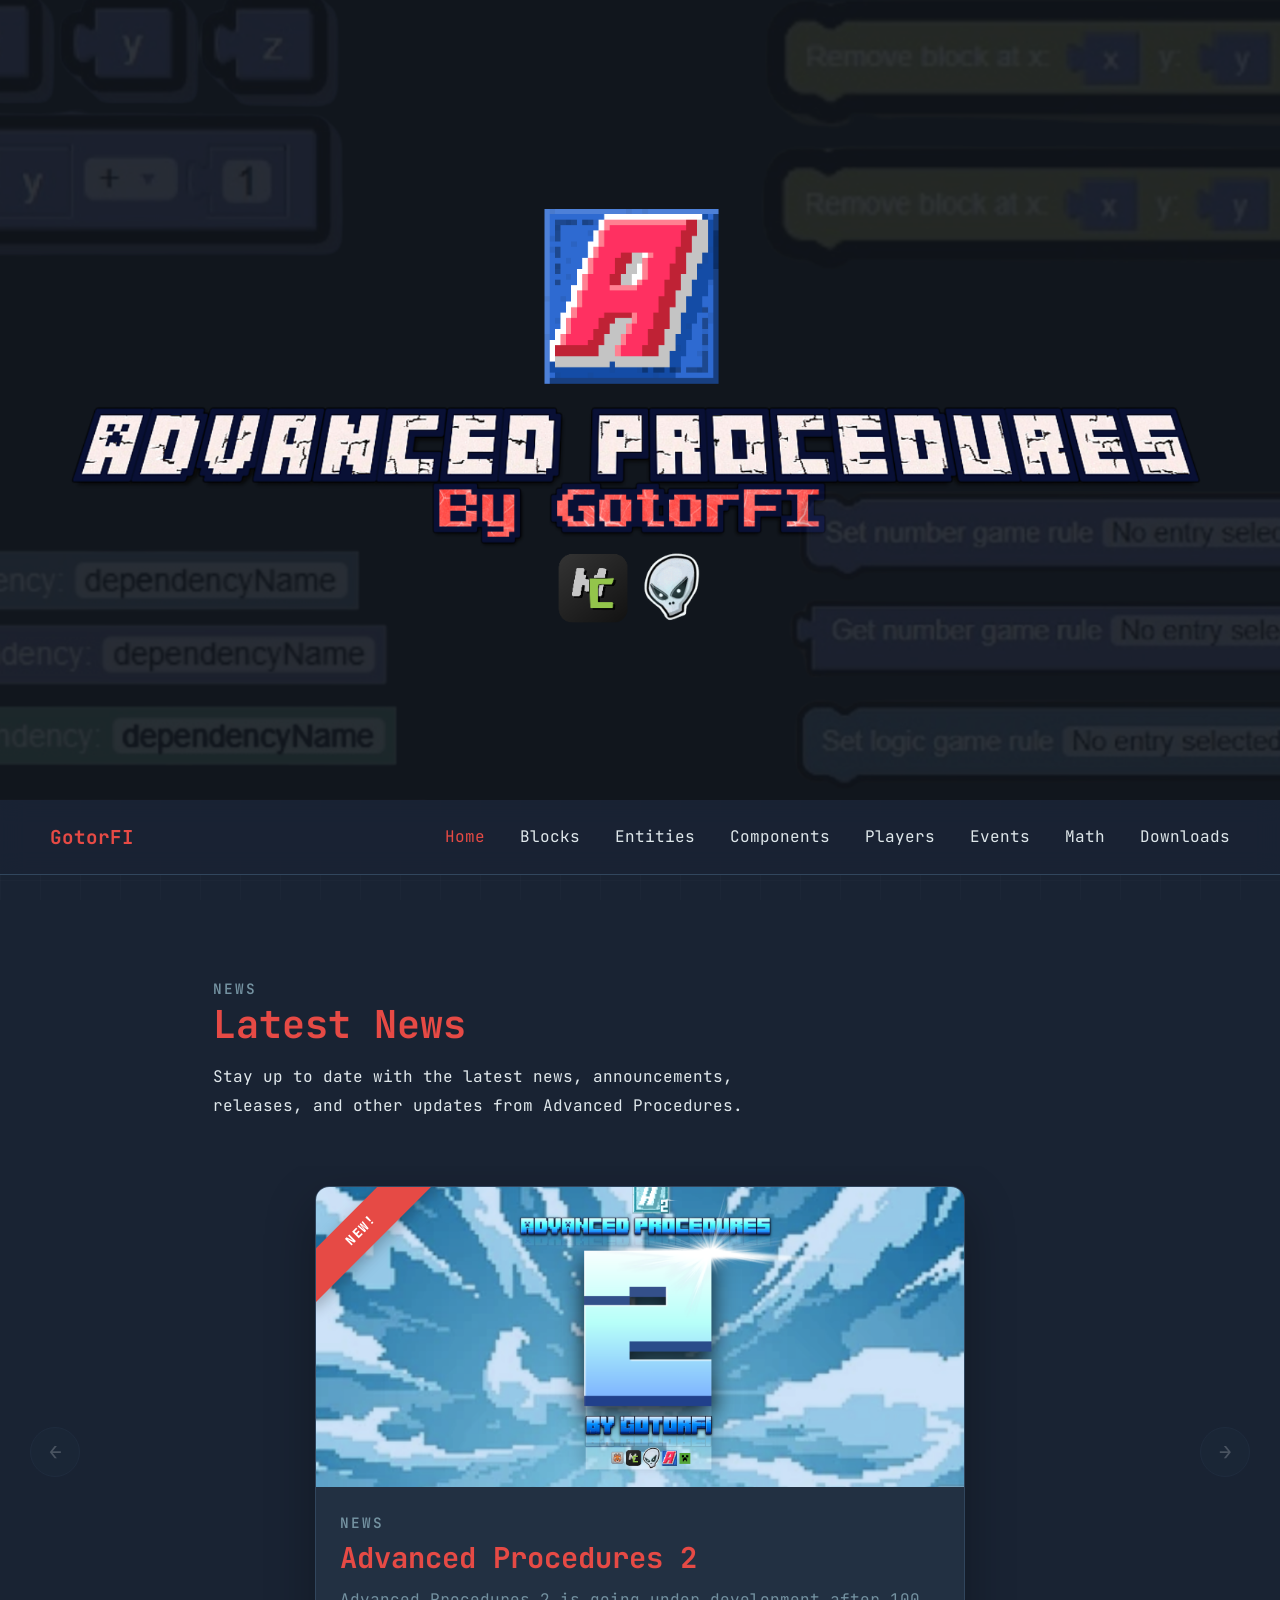
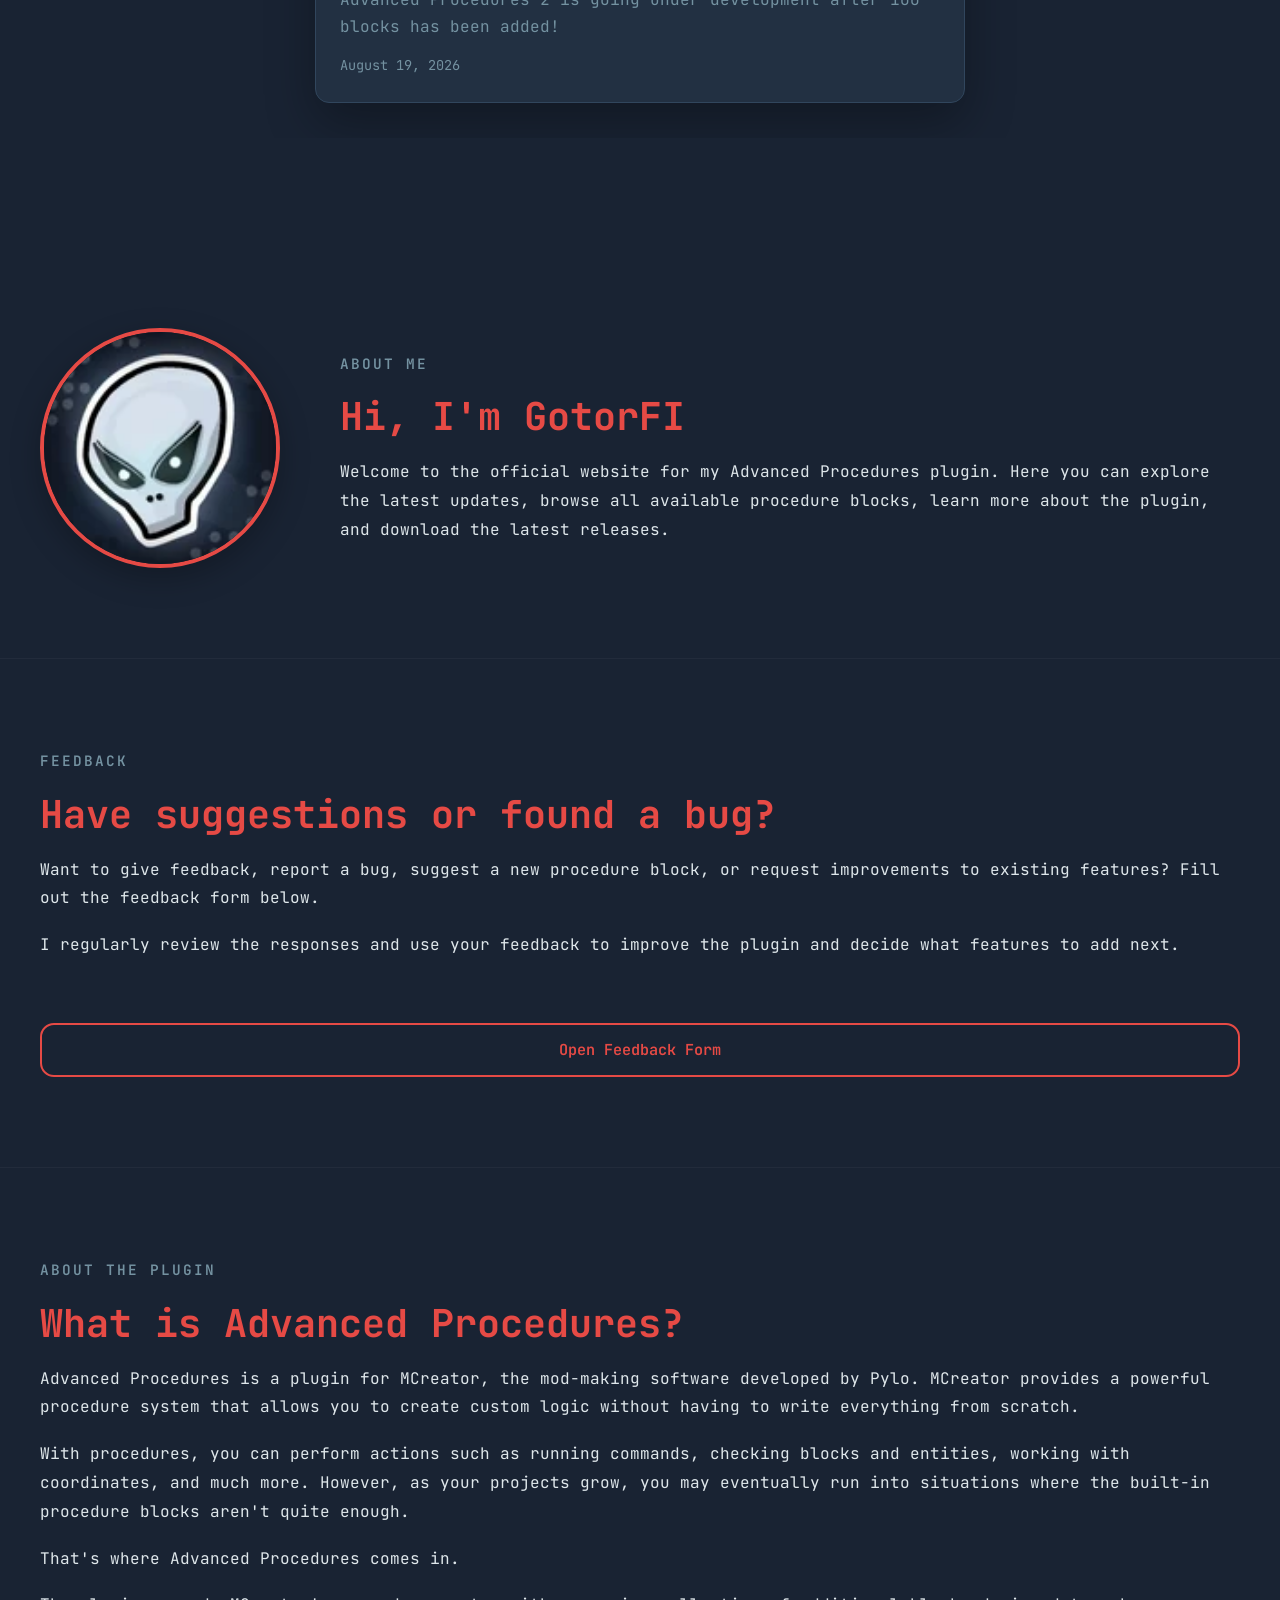
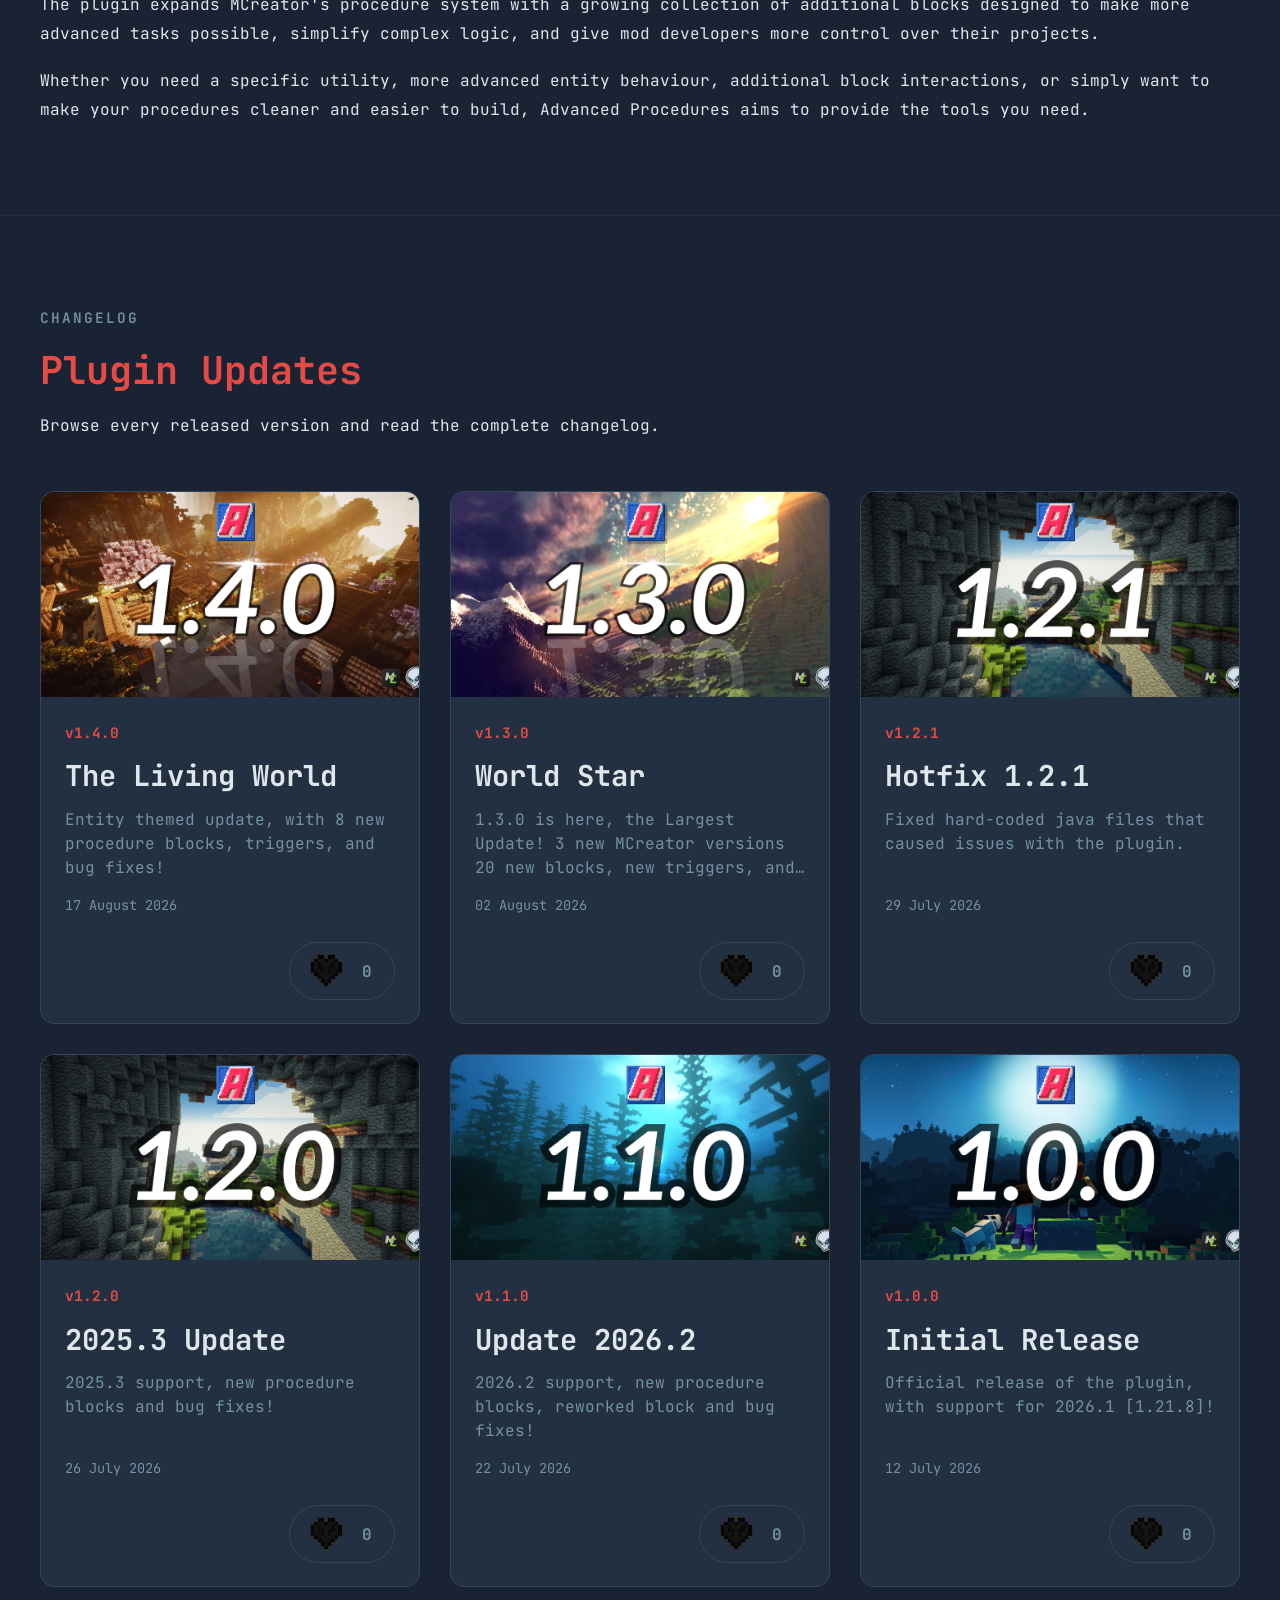
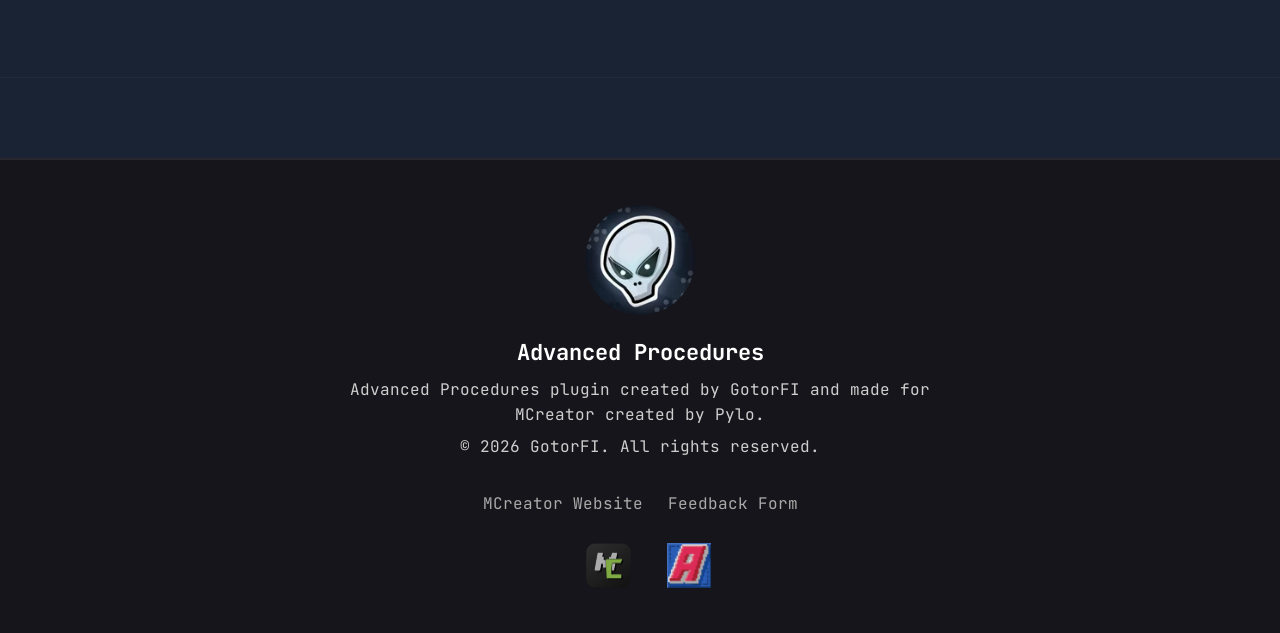
<file: index.html>
<!DOCTYPE html>
<html lang="en">

<head>

    <meta charset="UTF-8">
    <meta name="viewport" content="width=device-width, initial-scale=1.0">

    <title>Advanced Procedures</title>

    <link rel="icon" type="image/png" href="IMG/icon.png">

    <link rel="preconnect" href="https://fonts.googleapis.com">
    <link rel="preconnect" href="https://fonts.gstatic.com" crossorigin>

    <link href="https://fonts.googleapis.com/css2?family=JetBrains+Mono:wght@300;400;500;600;700;800&display=swap" rel="stylesheet">

    <link rel="stylesheet" href="CSS/variables.css">
    <link rel="stylesheet" href="CSS/layout.css">
    <link rel="stylesheet" href="CSS/components.css">
    <link rel="stylesheet" href="CSS/animations.css">
    <link rel="stylesheet" href="CSS/style.css">
    <link rel="stylesheet" href="CSS/responsive.css">
    <link rel="stylesheet" href="CSS/news.css">
    

</head>

<body>

    <!-- Header -->

    <header class="hero">

        <img src="IMG/header.png" alt="Header">


    </header>

    <!-- Navigation -->

    <nav class="navbar">

        <div class="navbar-logo">

            <a href="index.html">GotorFI</a>

        </div>

        <button class="navbar-toggle">

            ☰

        </button>

        <ul class="navbar-links">

            <li><a href="index.html" class="active">Home</a></li>
            <li><a href="block.html">Blocks</a></li>
            <li><a href="entity.html">Entities</a></li>
            <li><a href="component.html">Components</a></li>
            <li><a href="player.html">Players</a></li>
            <li><a href="event.html">Events</a></li>
            <li><a href="math.html">Math</a></li>
            <li><a href="downloads.html">Downloads</a></li>

        </ul>

    </nav>

    <main>
                <!-- News -->

        <section class="news-section">

            <div class="news-section-header">

                <span class="section-label">
                    NEWS
                </span>

                <h2>Latest News</h2>

                <p>
                    Stay up to date with the latest news, announcements,
                    releases, and other updates from Advanced Procedures.
                </p>

            </div>


            <div class="news-carousel">

                <button class="news-arrow news-arrow-left" id="news-prev" aria-label="Previous news">
                    ←
                </button>


                <div class="news-carousel-track" id="news-carousel">

                    <!-- News cards generated by JavaScript -->

                </div>


                <button class="news-arrow news-arrow-right" id="news-next" aria-label="Next news">
                    →
                </button>

            </div>

        </section>

        <!-- About -->

        <section class="section section-center">

            <img class="profile-image fade-in" src="IMG/profile.png" alt="Profile">

            <div class="section-content fade-in">

                <span class="section-label">
                    ABOUT ME
                </span>

                <h2>Hi, I'm GotorFI</h2>

                <p>
                    Welcome to the official website for my Advanced Procedures plugin.
                    Here you can explore the latest updates, browse all available
                    procedure blocks, learn more about the plugin, and download the
                    latest releases.
                </p>

            </div>

        </section>

                <!-- Feedback -->

        <section class="section section-center">

            <div class="section-content fade-in">

                <span class="section-label">
                    FEEDBACK
                </span>

                <h2>Have suggestions or found a bug?</h2>

                <p>
                    Want to give feedback, report a bug, suggest a new procedure block,
                    or request improvements to existing features?
                    Fill out the feedback form below.
                </p>

                <p>
                    I regularly review the responses and use your feedback to improve
                    the plugin and decide what features to add next.
                </p>

                <br>

                <a 
                    class="button-outline"
                    href="feedback.html"
                    target="_blank">

                    Open Feedback Form

                </a>

            </div>

        </section>

        <!-- About Advanced Procedures -->

        <section class="section">

            <div class="section-content fade-in">

                <span class="section-label">
                    ABOUT THE PLUGIN
                </span>

                <h2>What is Advanced Procedures?</h2>

                <p>
                    Advanced Procedures is a plugin for MCreator, the mod-making
                    software developed by Pylo. MCreator provides a powerful
                    procedure system that allows you to create custom logic
                    without having to write everything from scratch.
                </p>

                <p>
                    With procedures, you can perform actions such as running
                    commands, checking blocks and entities, working with
                    coordinates, and much more. However, as your projects grow,
                    you may eventually run into situations where the built-in
                    procedure blocks aren't quite enough.
                </p>

                <p>
                    That's where Advanced Procedures comes in.
                </p>

                <p>
                    The plugin expands MCreator's procedure system with a growing
                    collection of additional blocks designed to make more advanced
                    tasks possible, simplify complex logic, and give mod developers
                    more control over their projects.
                </p>

                <p>
                    Whether you need a specific utility, more advanced entity
                    behaviour, additional block interactions, or simply want to
                    make your procedures cleaner and easier to build, Advanced
                    Procedures aims to provide the tools you need.
                </p>

            </div>

        </section>
        

        <!-- Updates -->

        <section class="section">
            <div class="section-content">
                <span class="section-label">
                    CHANGELOG
                </span>

                <h2>Plugin Updates</h2>

                <p>
                    Browse every released version and read the complete changelog.
                </p>

            </div>
            <div class="updates-grid" id="updates-grid"></div>
        </section>


        <footer class="site-footer">

            <div class="footer-avatar">

                <img src="IMG/profile.png" alt="GotorFI">

            </div>


            <div class="footer-info">

                <h3>Advanced Procedures</h3>

                <p>
                    Advanced Procedures plugin created by GotorFI
                    and made for MCreator created by Pylo.
                </p>

                <p>
                    © 2026 GotorFI. All rights reserved.
                </p>

            </div>


            <div class="footer-links">

                <a href="https://mcreator.net/plugin/123957/release-advanced-procedures-gotorfi" target="_blank">
                    MCreator Website
                </a>

                <a href="feedback.html" target="_blank">
                    Feedback Form
                </a>

            </div>


            <div class="footer-logos">

                <img src="IMG/mcreator.png" alt="MCreator">

                <img src="IMG/icon.png" alt="Advanced Procedures">

            </div>

        </footer>
    </main>
    <script src="JS/main.js"></script>
    <script src="JS/navbar.js"></script>
    <script src="JS/animation.js"></script>
    <script src="JS/scroll.js"></script>
    <script src="JS/likes.js"></script>
    <script src="JS/visitor.js"></script>
    <script src="JS/updateslist.js"></script>
    <script src="JS/news.js"></script>

</body>

</html>
</file>
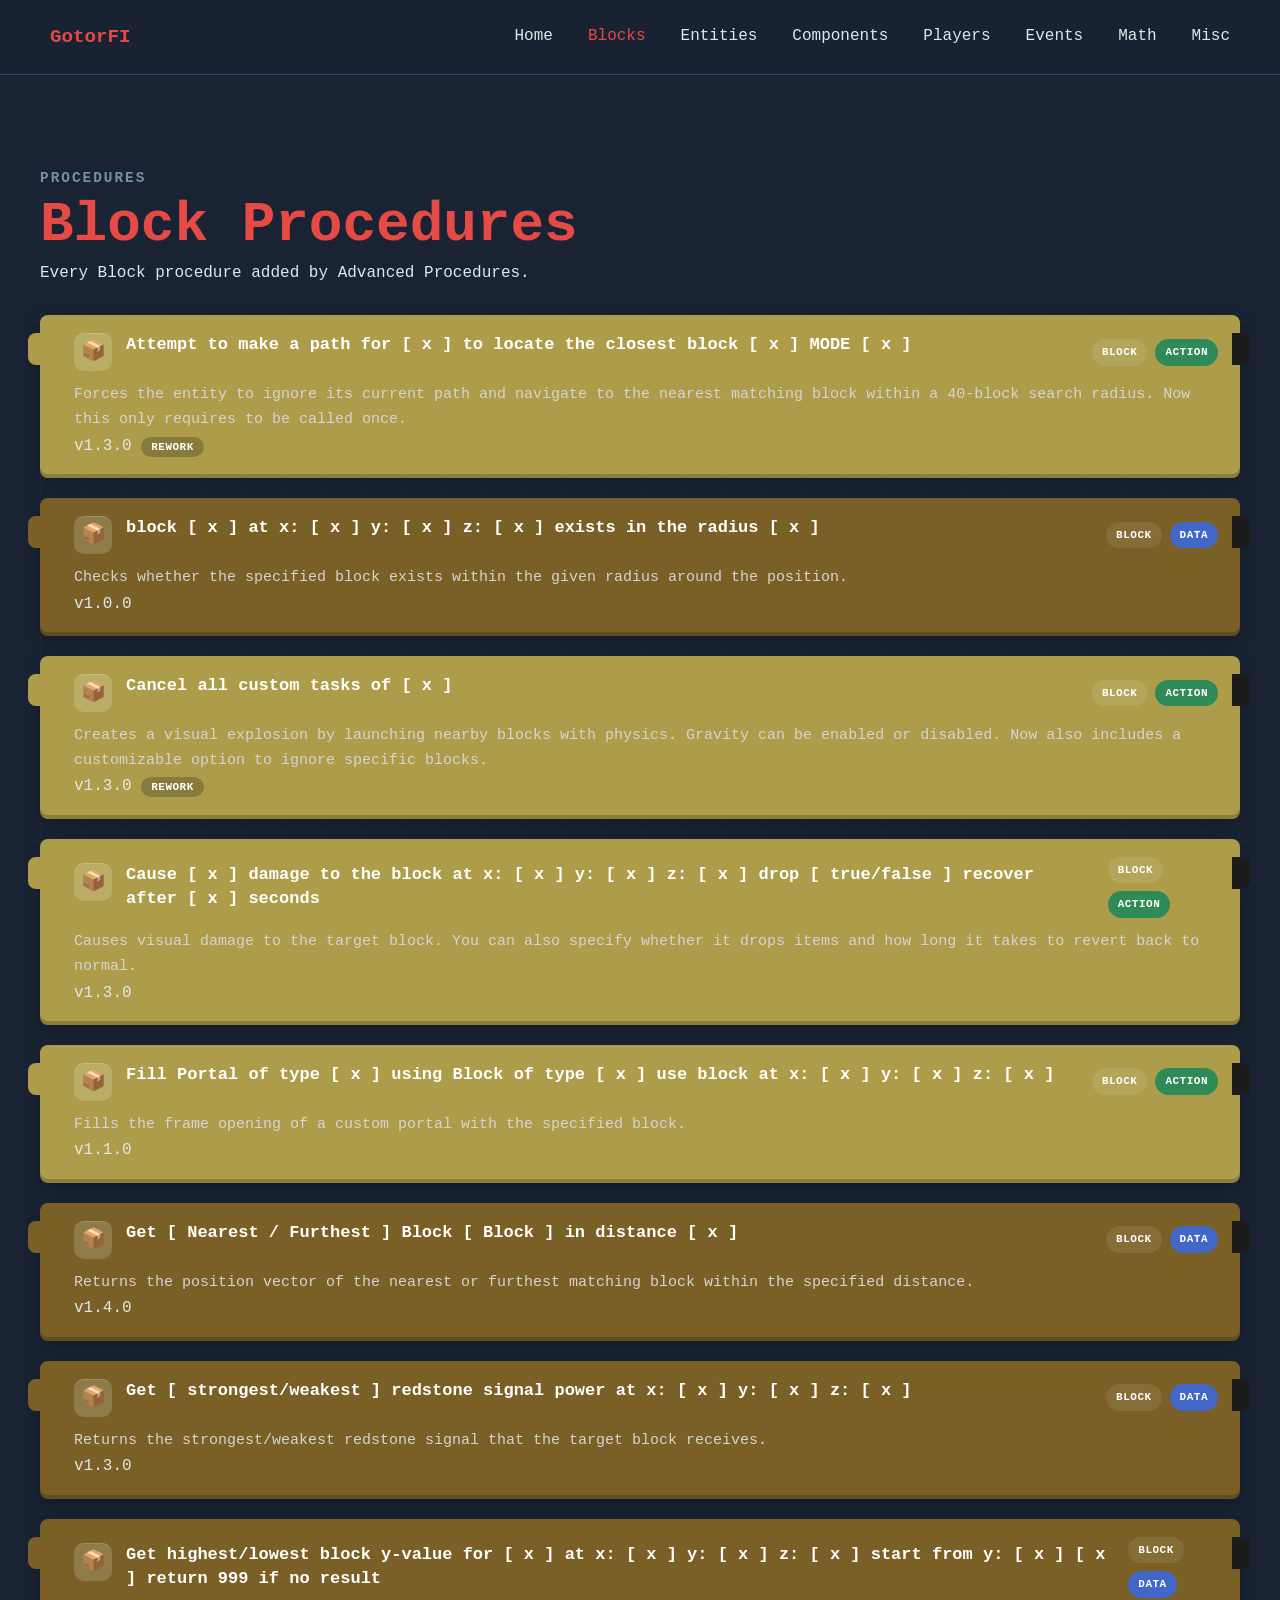
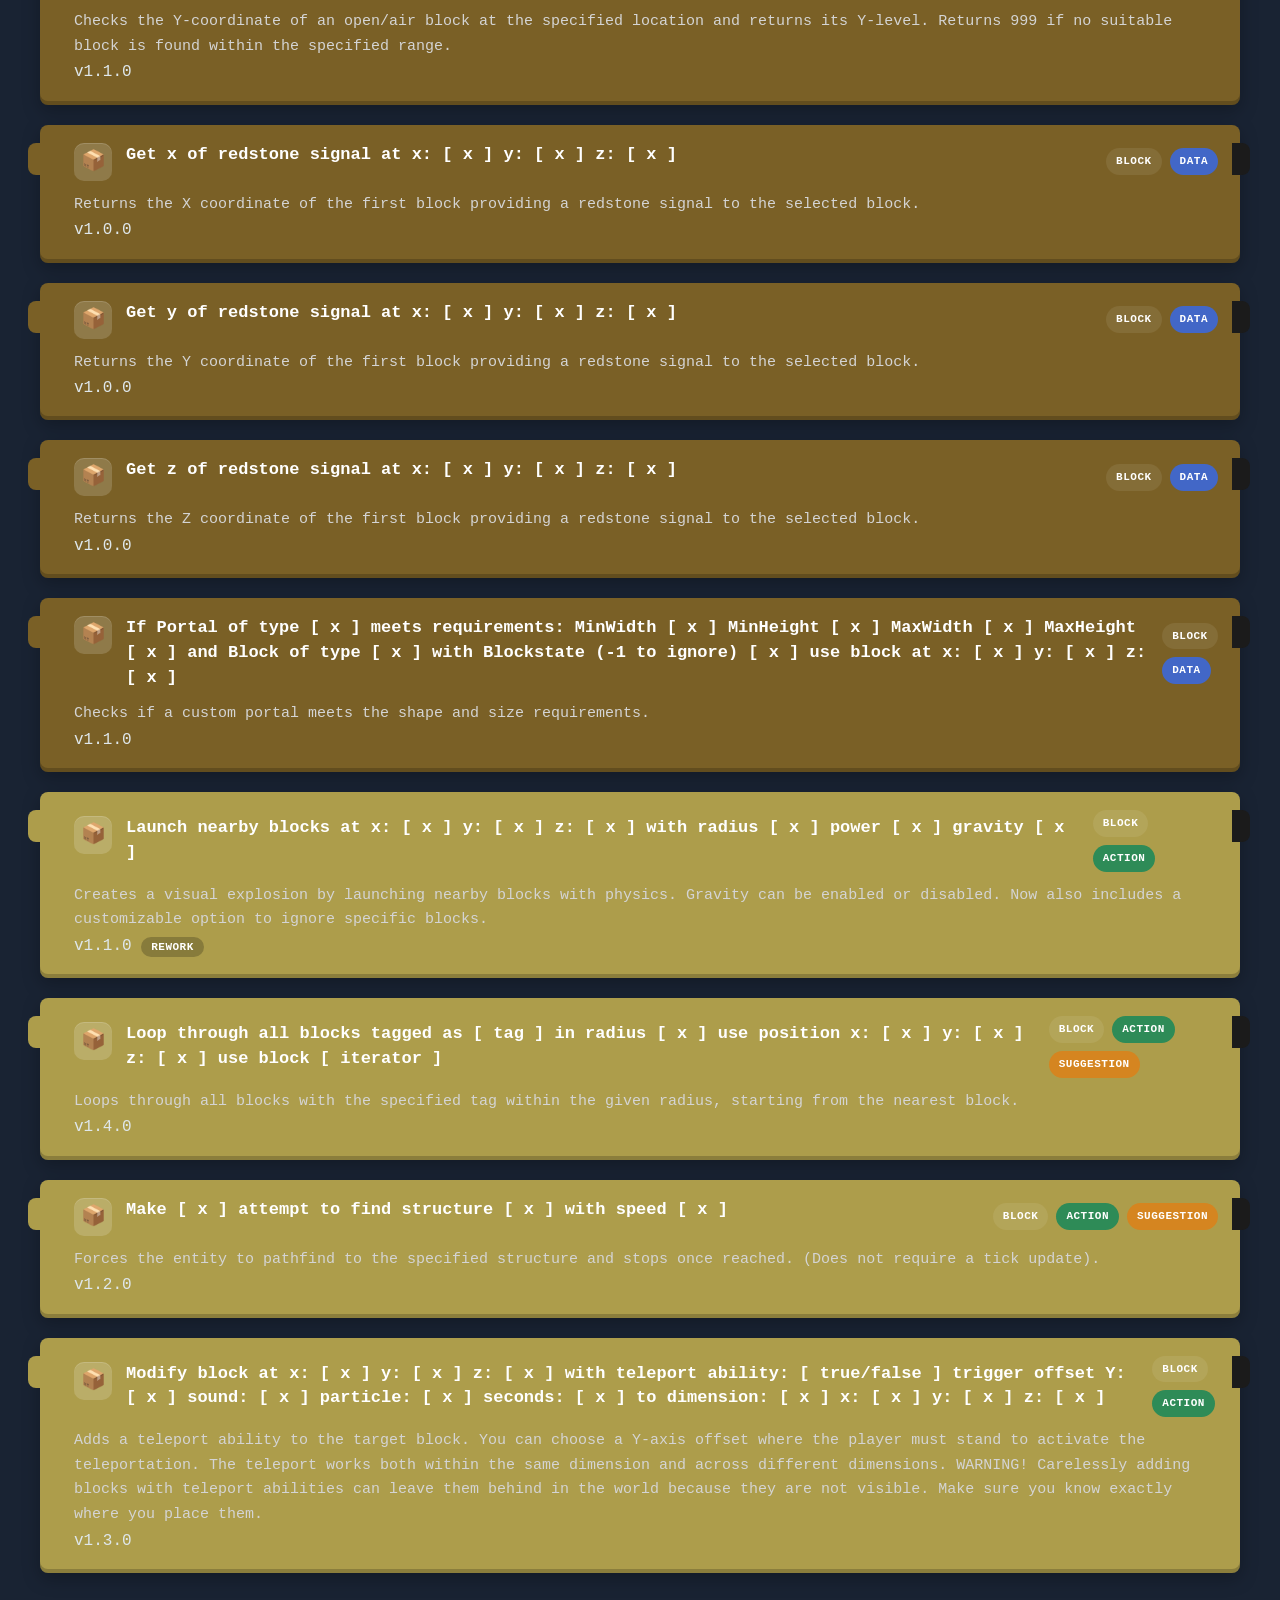
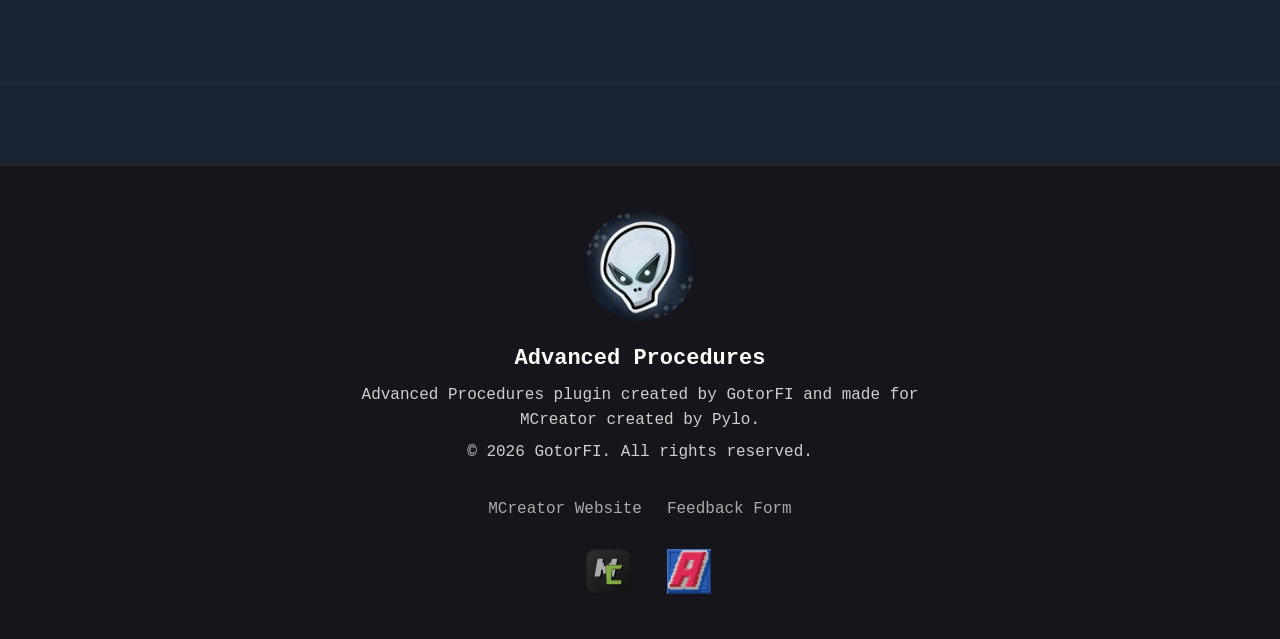
<file: block.html>
<!DOCTYPE html>
<html lang="en">

<head>

    <meta charset="UTF-8">
    <meta name="viewport" content="width=device-width, initial-scale=1.0">

    <title>Blocks</title>
    <link rel="icon" type="image/png" href="IMG/icon.png">

    <link rel="stylesheet" href="CSS/variables.css">
    <link rel="stylesheet" href="CSS/layout.css">
    <link rel="stylesheet" href="CSS/components.css">
    <link rel="stylesheet" href="CSS/animations.css">
    <link rel="stylesheet" href="CSS/style.css">
    <link rel="stylesheet" href="CSS/responsive.css">

</head>

<body data-category="Block">

<nav class="navbar">

    <div class="navbar-logo">
        <a href="index.html">GotorFI</a>
    </div>

    <button class="navbar-toggle">☰</button>

    <ul class="navbar-links">
        <li><a href="index.html">Home</a></li>
        <li><a href="block.html" class="active">Blocks</a></li>
        <li><a href="entity.html">Entities</a></li>
        <li><a href="component.html">Components</a></li>
        <li><a href="player.html">Players</a></li>
        <li><a href="event.html">Events</a></li>
        <li><a href="math.html">Math</a></li>
        <li><a href="misc.html">Misc</a></li>
    </ul>

</nav>

<main>

<section class="section">

<span class="section-label">PROCEDURES</span>

<h1>Block Procedures</h1>

<p>
Every Block procedure added by Advanced Procedures.
</p>

<br>

<div id="procedures-container"></div>

</section>

<footer class="site-footer">

    <div class="footer-avatar">

        <img src="IMG/profile.png" alt="GotorFI">

    </div>


    <div class="footer-info">

        <h3>Advanced Procedures</h3>

        <p>
            Advanced Procedures plugin created by GotorFI
            and made for MCreator created by Pylo.
        </p>

        <p>
            © 2026 GotorFI. All rights reserved.
        </p>

    </div>


    <div class="footer-links">

        <a href="https://mcreator.net/plugin/123957/release-advanced-procedures-gotorfi" target="_blank">
            MCreator Website
        </a>

        <a href="feedback.html" target="_blank">
            Feedback Form
        </a>

    </div>


    <div class="footer-logos">

        <img src="IMG/mcreator.png" alt="MCreator">

        <img src="IMG/icon.png" alt="Advanced Procedures">

    </div>

</footer>
</main>

<script src="JS/navbar.js"></script>
<script src="JS/procedures.js"></script>

</body>

</html>
</file>
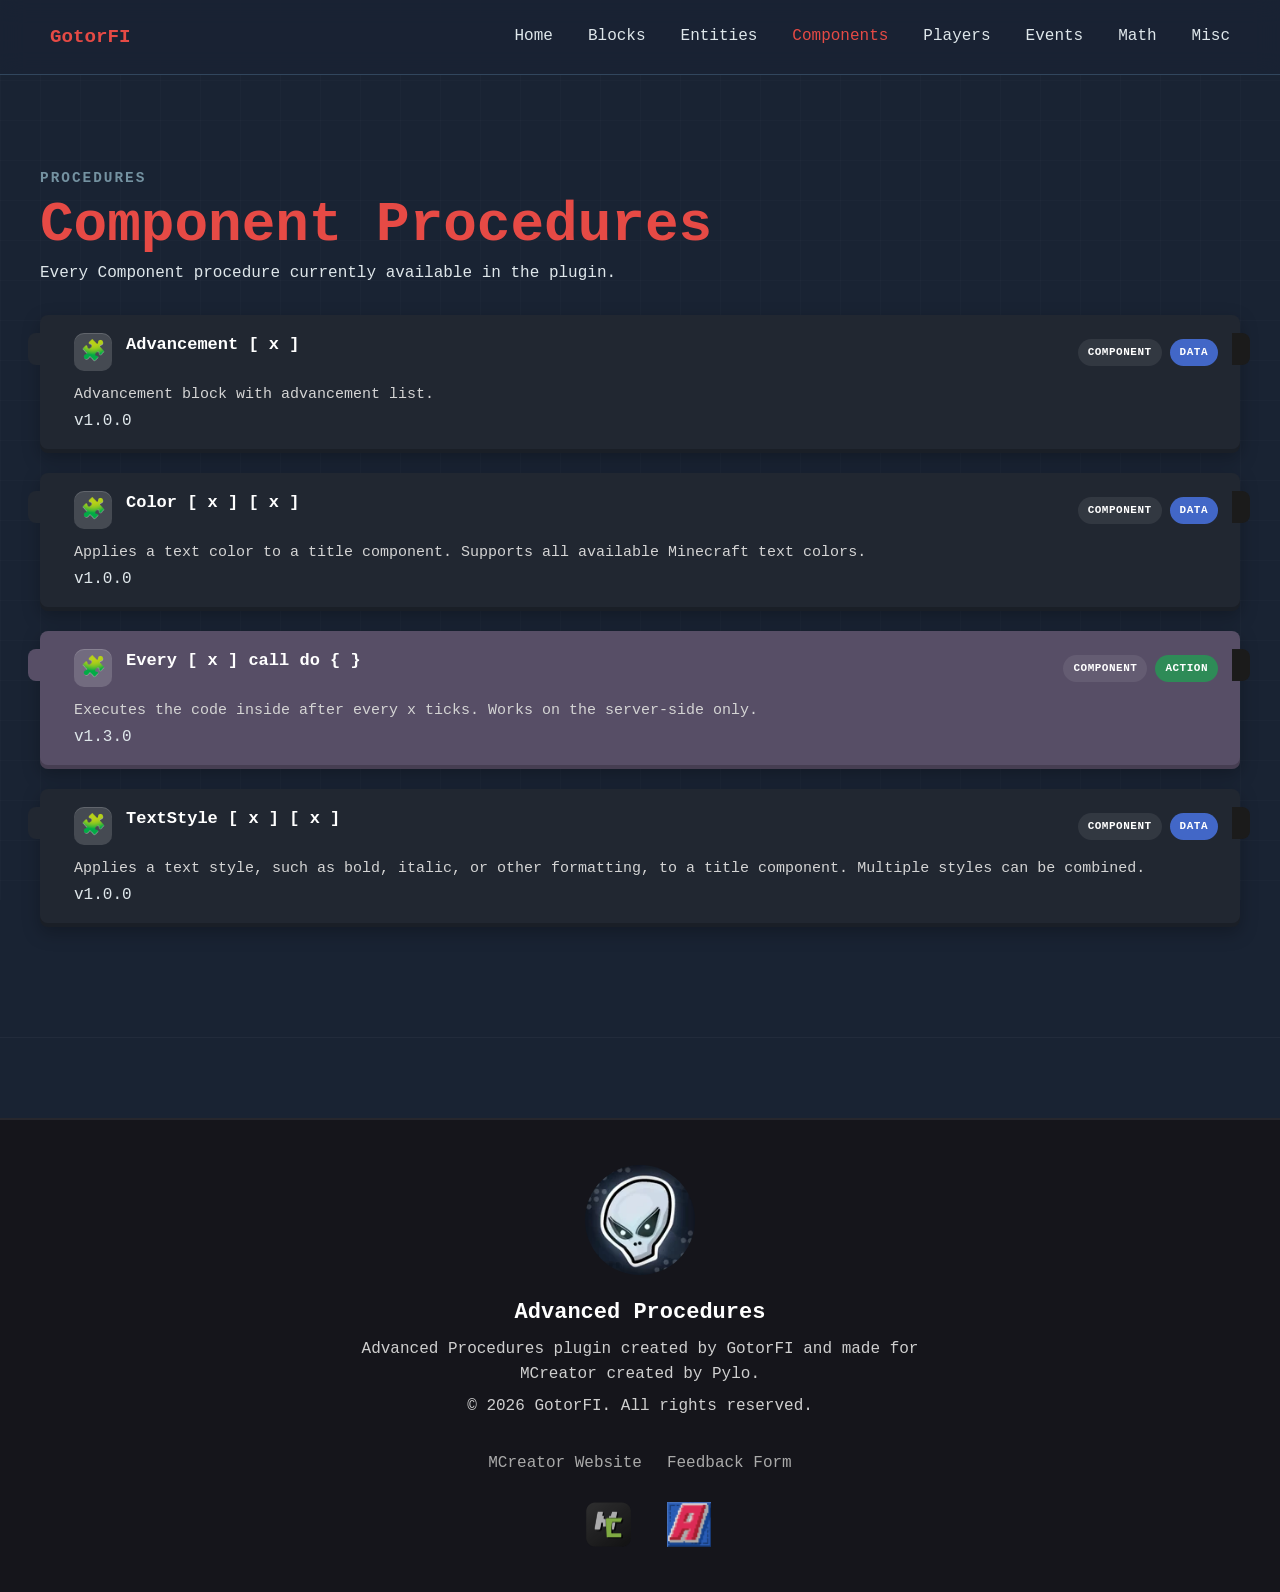
<file: component.html>
<!DOCTYPE html>
<html lang="en">

<head>

    <meta charset="UTF-8">
    <meta name="viewport" content="width=device-width, initial-scale=1.0">

    <title>Components</title>
    <link rel="icon" type="image/png" href="IMG/icon.png">

    <link rel="stylesheet" href="CSS/variables.css">
    <link rel="stylesheet" href="CSS/layout.css">
    <link rel="stylesheet" href="CSS/components.css">
    <link rel="stylesheet" href="CSS/animations.css">
    <link rel="stylesheet" href="CSS/style.css">
    <link rel="stylesheet" href="CSS/responsive.css">

</head>

<body data-category="Component">

<nav class="navbar">

    <div class="navbar-logo">
        <a href="index.html">GotorFI</a>
    </div>

    <button class="navbar-toggle">
        ☰
    </button>

    <ul class="navbar-links">

        <li><a href="index.html">Home</a></li>
        <li><a href="block.html">Blocks</a></li>
        <li><a href="entity.html">Entities</a></li>
        <li><a href="component.html" class="active">Components</a></li>
        <li><a href="player.html">Players</a></li>
        <li><a href="event.html">Events</a></li>
        <li><a href="math.html">Math</a></li>
        <li><a href="misc.html">Misc</a></li>

    </ul>

</nav>

<main>

<section class="section">

    <span class="section-label">
        PROCEDURES
    </span>

    <h1>Component Procedures</h1>

    <p>
        Every Component procedure currently available in the plugin.
    </p>

    <br>

    <div id="procedures-container"></div>

</section>


<footer class="site-footer">

    <div class="footer-avatar">

        <img src="IMG/profile.png" alt="GotorFI">

    </div>


    <div class="footer-info">

        <h3>Advanced Procedures</h3>

        <p>
            Advanced Procedures plugin created by GotorFI
            and made for MCreator created by Pylo.
        </p>

        <p>
            © 2026 GotorFI. All rights reserved.
        </p>

    </div>


    <div class="footer-links">

        <a href="https://mcreator.net/plugin/123957/release-advanced-procedures-gotorfi" target="_blank">
            MCreator Website
        </a>

        <a href="feedback.html" target="_blank">
            Feedback Form
        </a>

    </div>


    <div class="footer-logos">

        <img src="IMG/mcreator.png" alt="MCreator">

        <img src="IMG/icon.png" alt="Advanced Procedures">

    </div>

</footer>
</main>

<script src="JS/navbar.js"></script>
<script src="JS/procedures.js"></script>

</body>

</html>
</file>
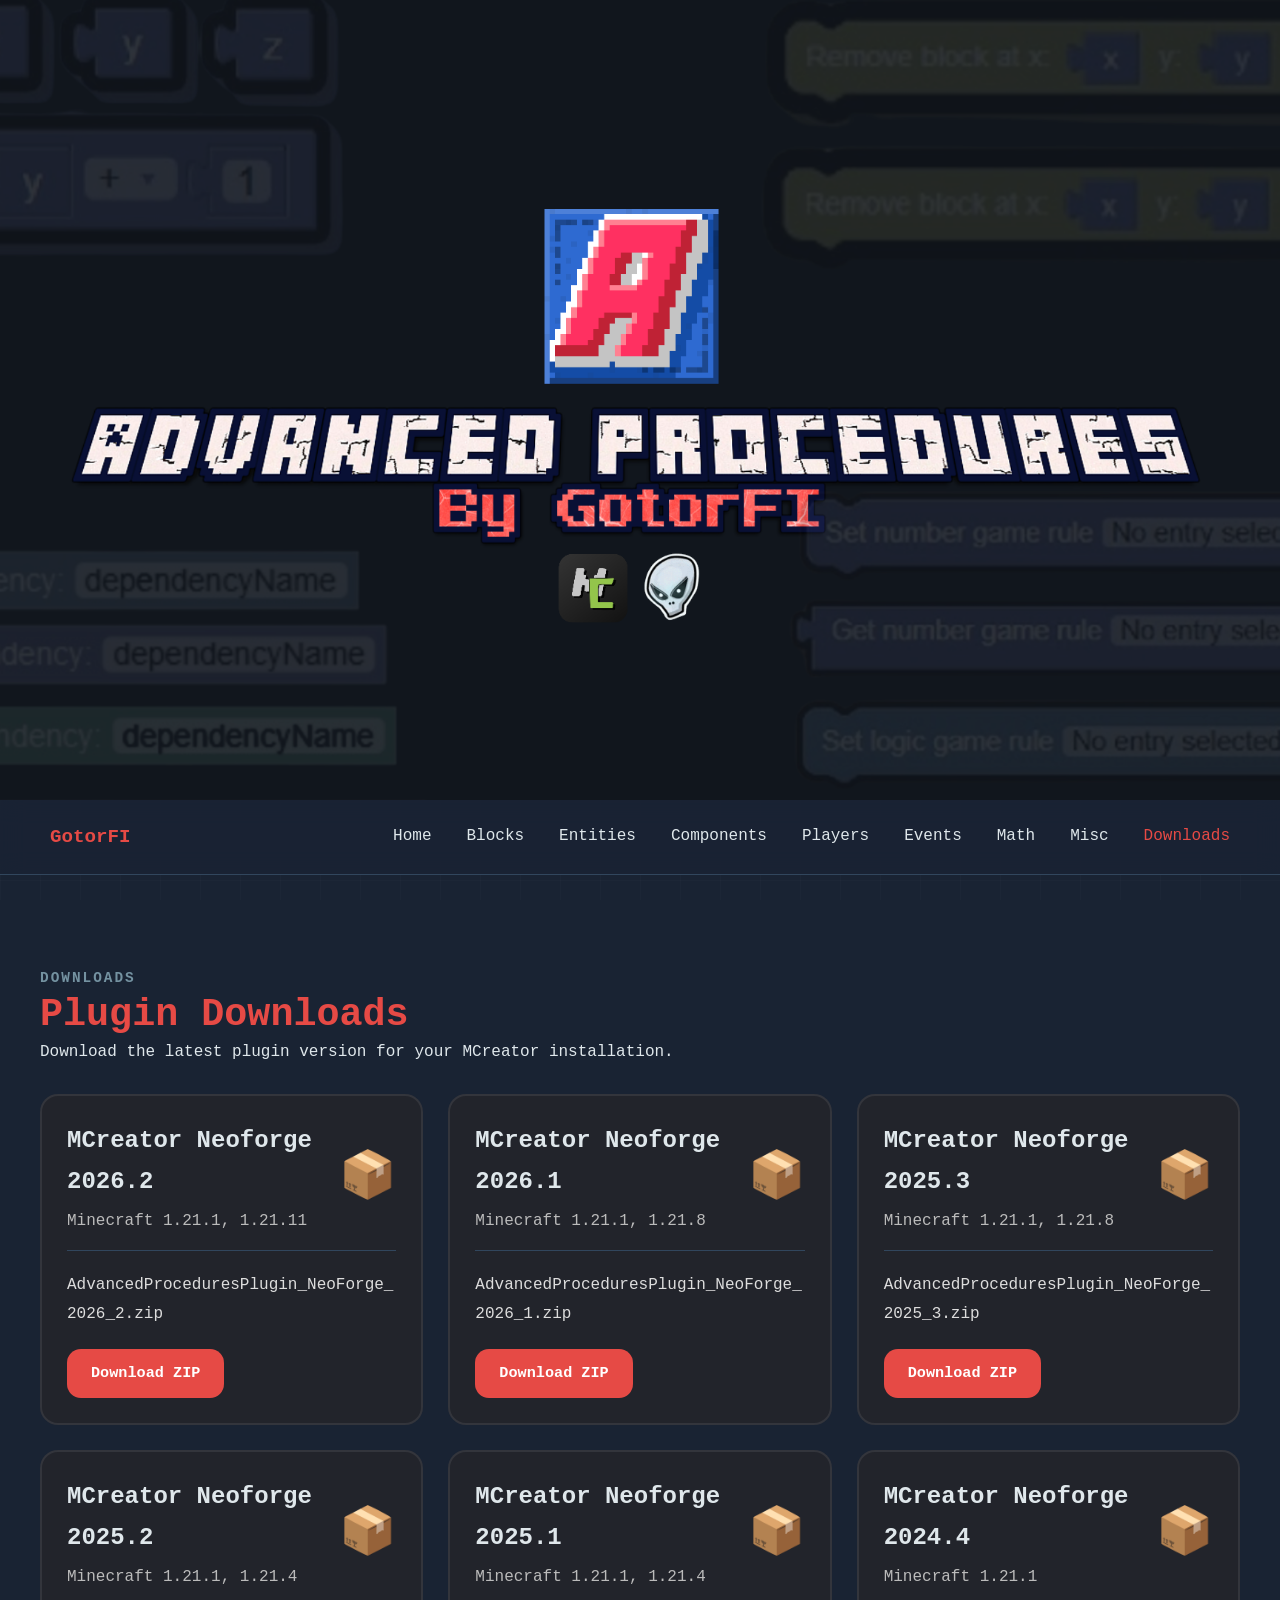
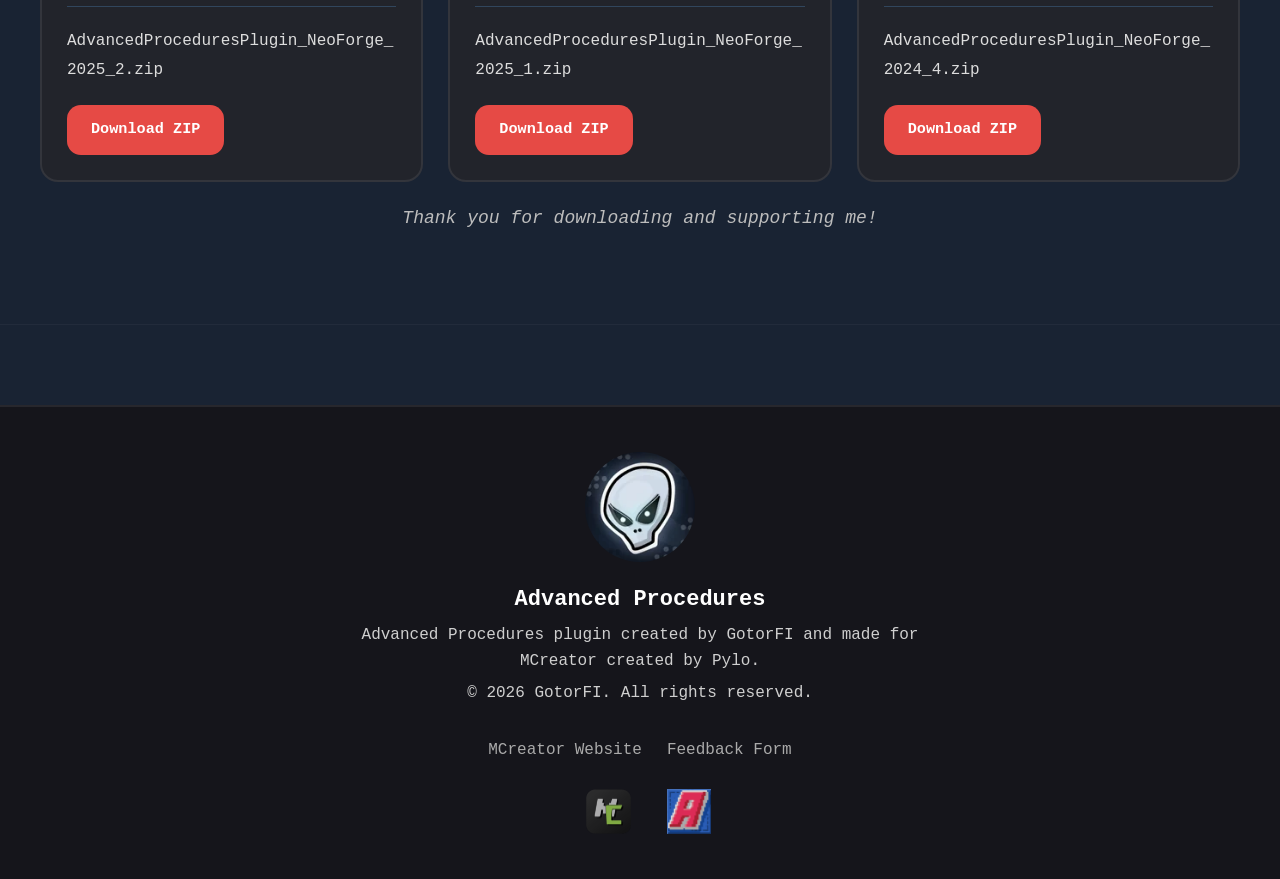
<file: downloads.html>
<!DOCTYPE html>
<html lang="en">

<head>

    <meta charset="UTF-8">
    <meta name="viewport" content="width=device-width, initial-scale=1.0">

    <title>Downloads</title>
    <link rel="icon" type="image/png" href="IMG/icon.png">

    <link rel="stylesheet" href="CSS/variables.css">
    <link rel="stylesheet" href="CSS/layout.css">
    <link rel="stylesheet" href="CSS/components.css">
    <link rel="stylesheet" href="CSS/animations.css">
    <link rel="stylesheet" href="CSS/style.css">
    <link rel="stylesheet" href="CSS/responsive.css">

</head>

<body>

<header class="hero">
    <img src="IMG/header.png" alt="Header">
</header>

<nav class="navbar">

    <div class="navbar-logo">
        <a href="index.html">GotorFI</a>
    </div>

    <button class="navbar-toggle">☰</button>

    <ul class="navbar-links">
        <li><a href="index.html">Home</a></li>
        <li><a href="block.html">Blocks</a></li>
        <li><a href="entity.html">Entities</a></li>
        <li><a href="component.html">Components</a></li>
        <li><a href="player.html">Players</a></li>
        <li><a href="event.html">Events</a></li>
        <li><a href="math.html">Math</a></li>
        <li><a href="misc.html">Misc</a></li>
        <li><a class="active" href="downloads.html">Downloads</a></li>
    </ul>

</nav>

<main>

<section class="section">

    <span class="section-label">
        DOWNLOADS
    </span>

    <h2>Plugin Downloads</h2>

    <p>
        Download the latest plugin version for your MCreator installation.
    </p>

    <br>

    <div id="downloads-grid" class="downloads-grid"></div>

    <p class="download-thanks">

        Thank you for downloading and supporting me!

    </p>

</section>


<footer class="site-footer">

    <div class="footer-avatar">

        <img src="IMG/profile.png" alt="GotorFI">

    </div>


    <div class="footer-info">

        <h3>Advanced Procedures</h3>

        <p>
            Advanced Procedures plugin created by GotorFI
            and made for MCreator created by Pylo.
        </p>

        <p>
            © 2026 GotorFI. All rights reserved.
        </p>

    </div>


    <div class="footer-links">

        <a href="https://mcreator.net/plugin/123957/release-advanced-procedures-gotorfi" target="_blank">
            MCreator Website
        </a>

        <a href="feedback.html" target="_blank">
            Feedback Form
        </a>

    </div>


    <div class="footer-logos">

        <img src="IMG/mcreator.png" alt="MCreator">

        <img src="IMG/icon.png" alt="Advanced Procedures">

    </div>

</footer>
</main>

<script src="JS/navbar.js"></script>
<script src="JS/downloads.js"></script>

</body>
</html>
</file>
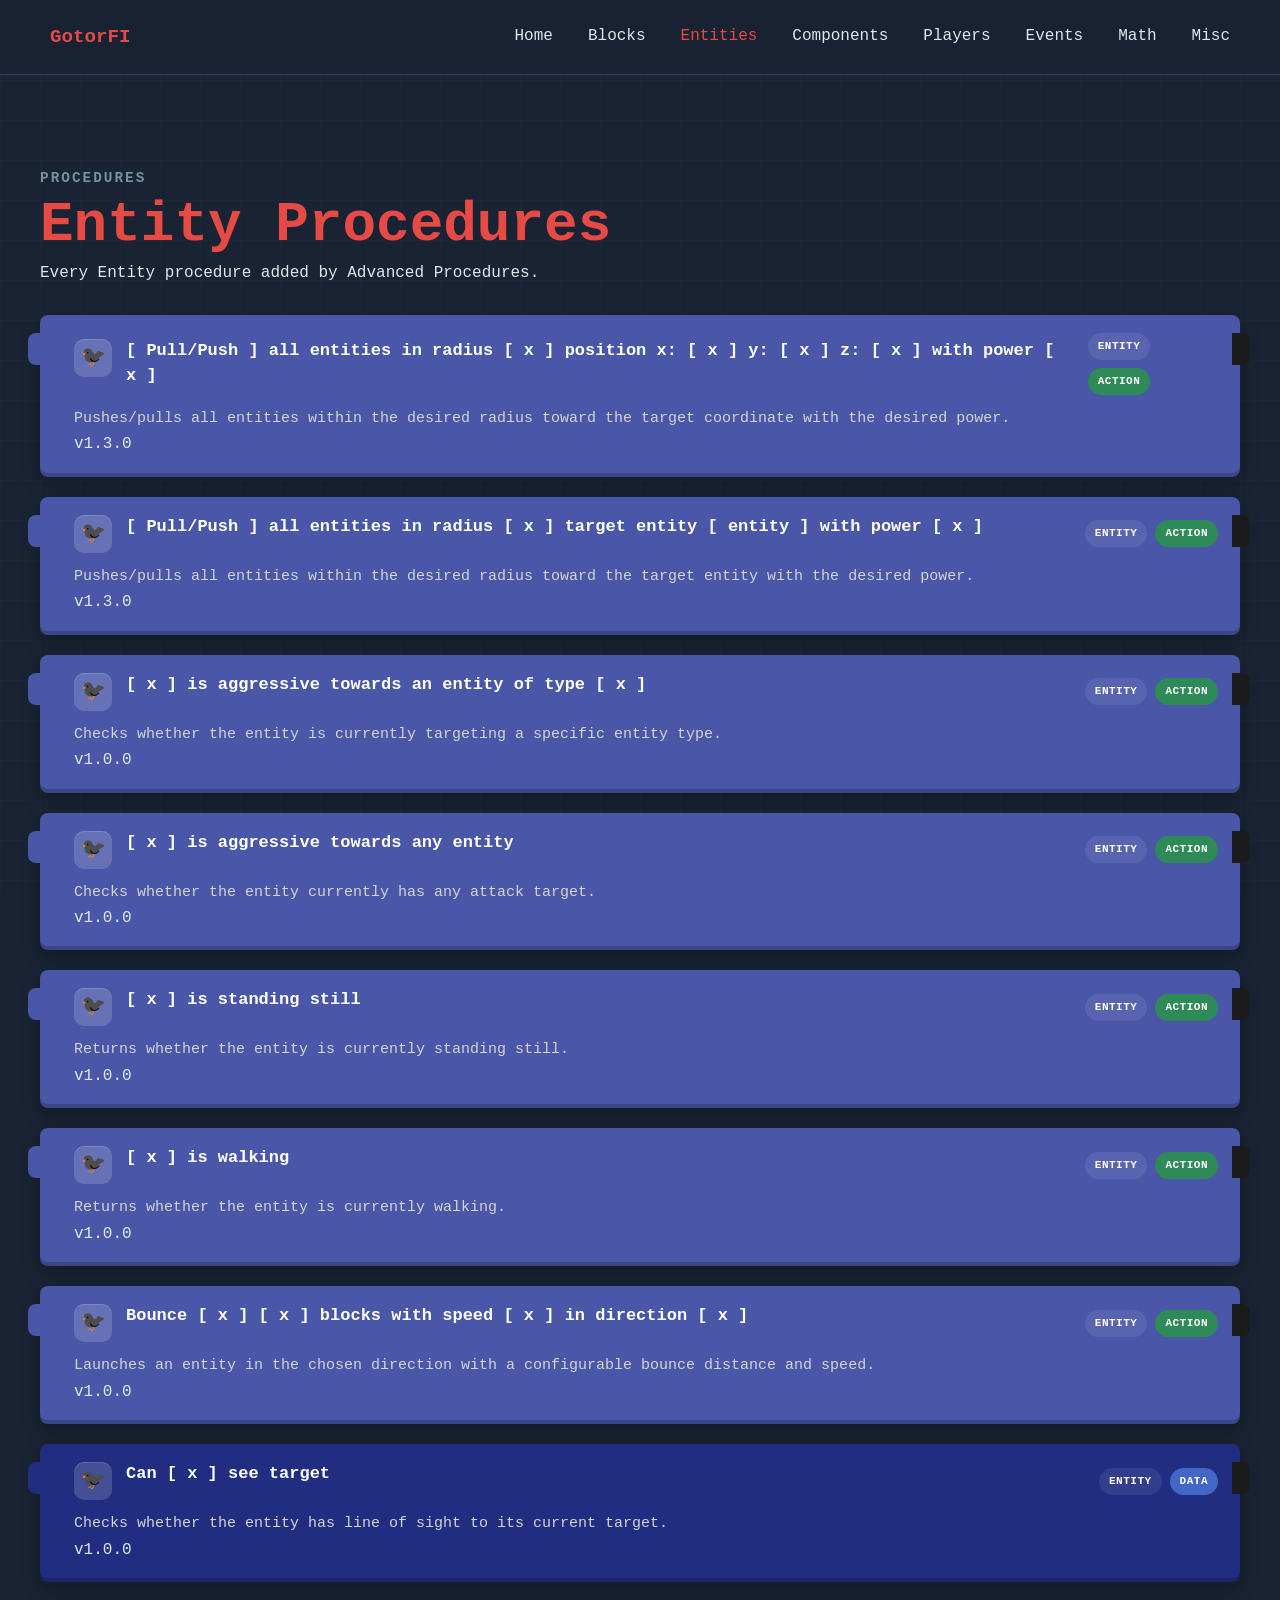
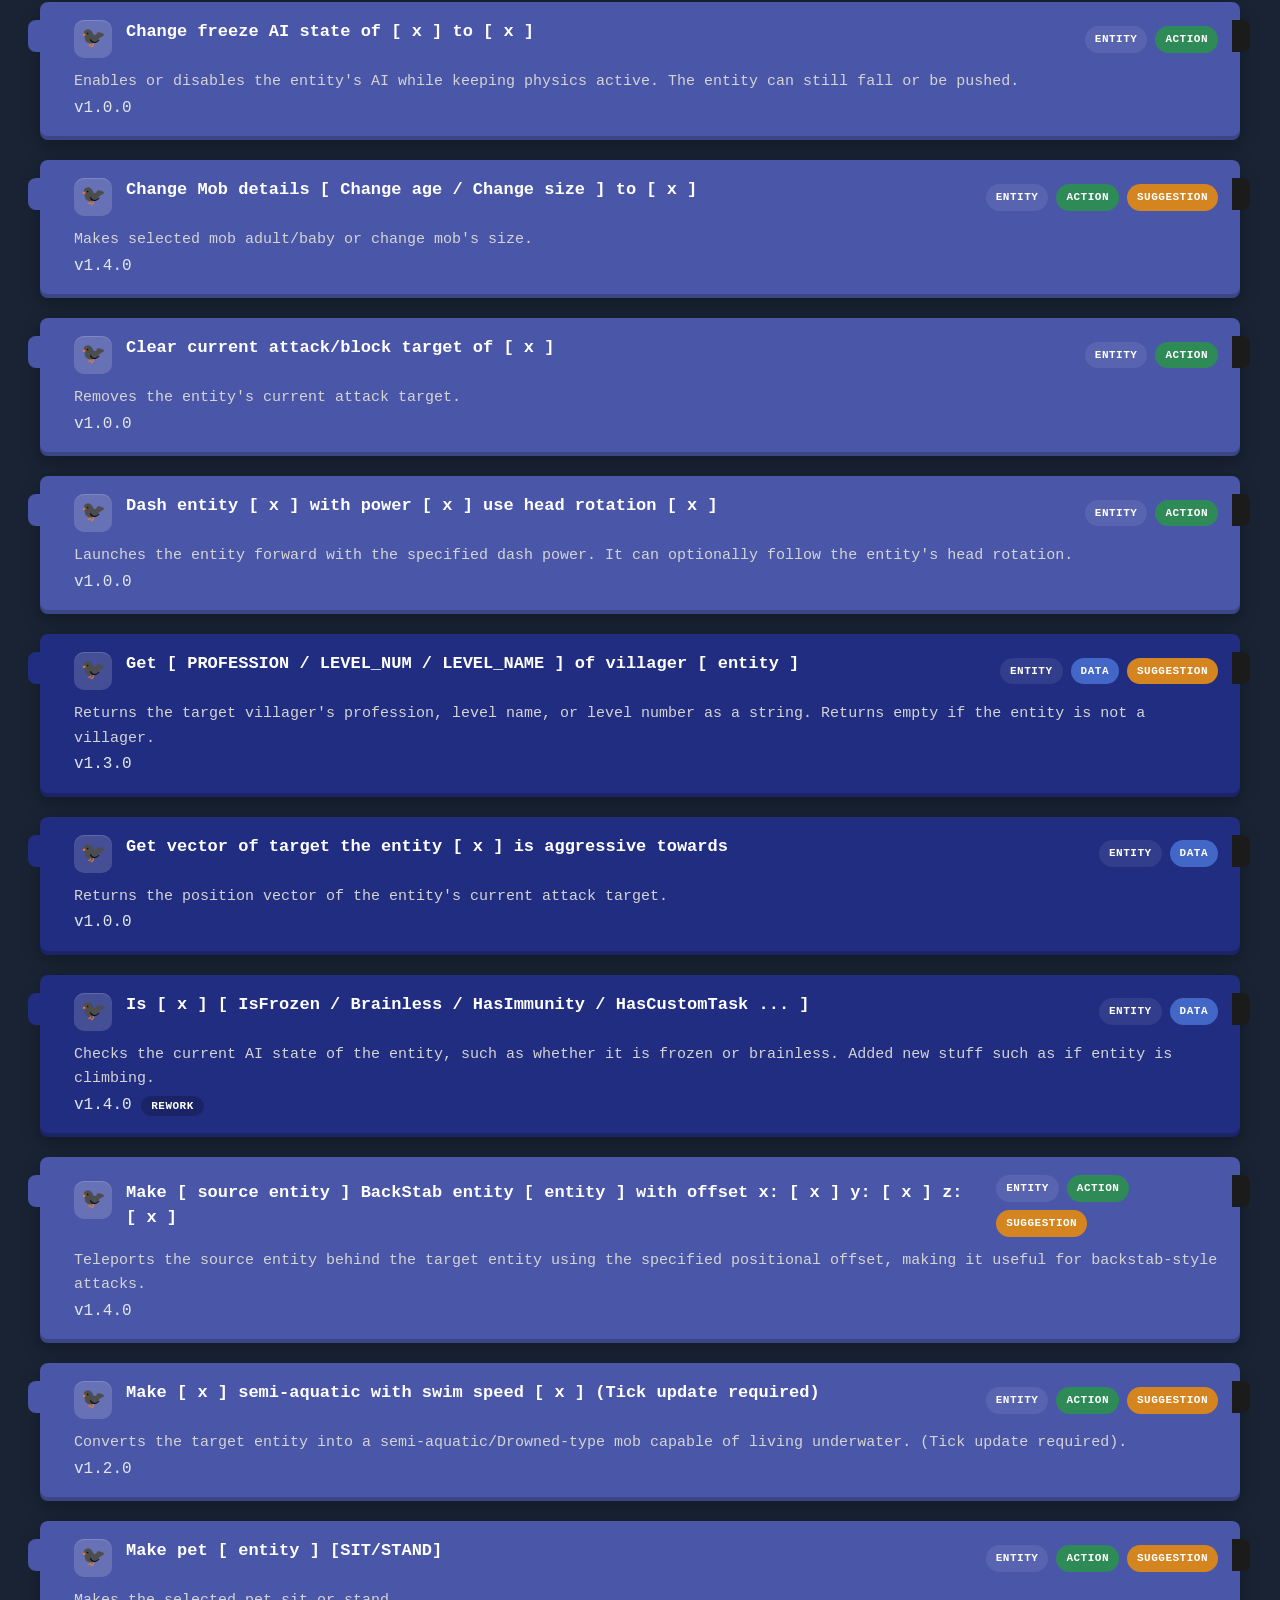
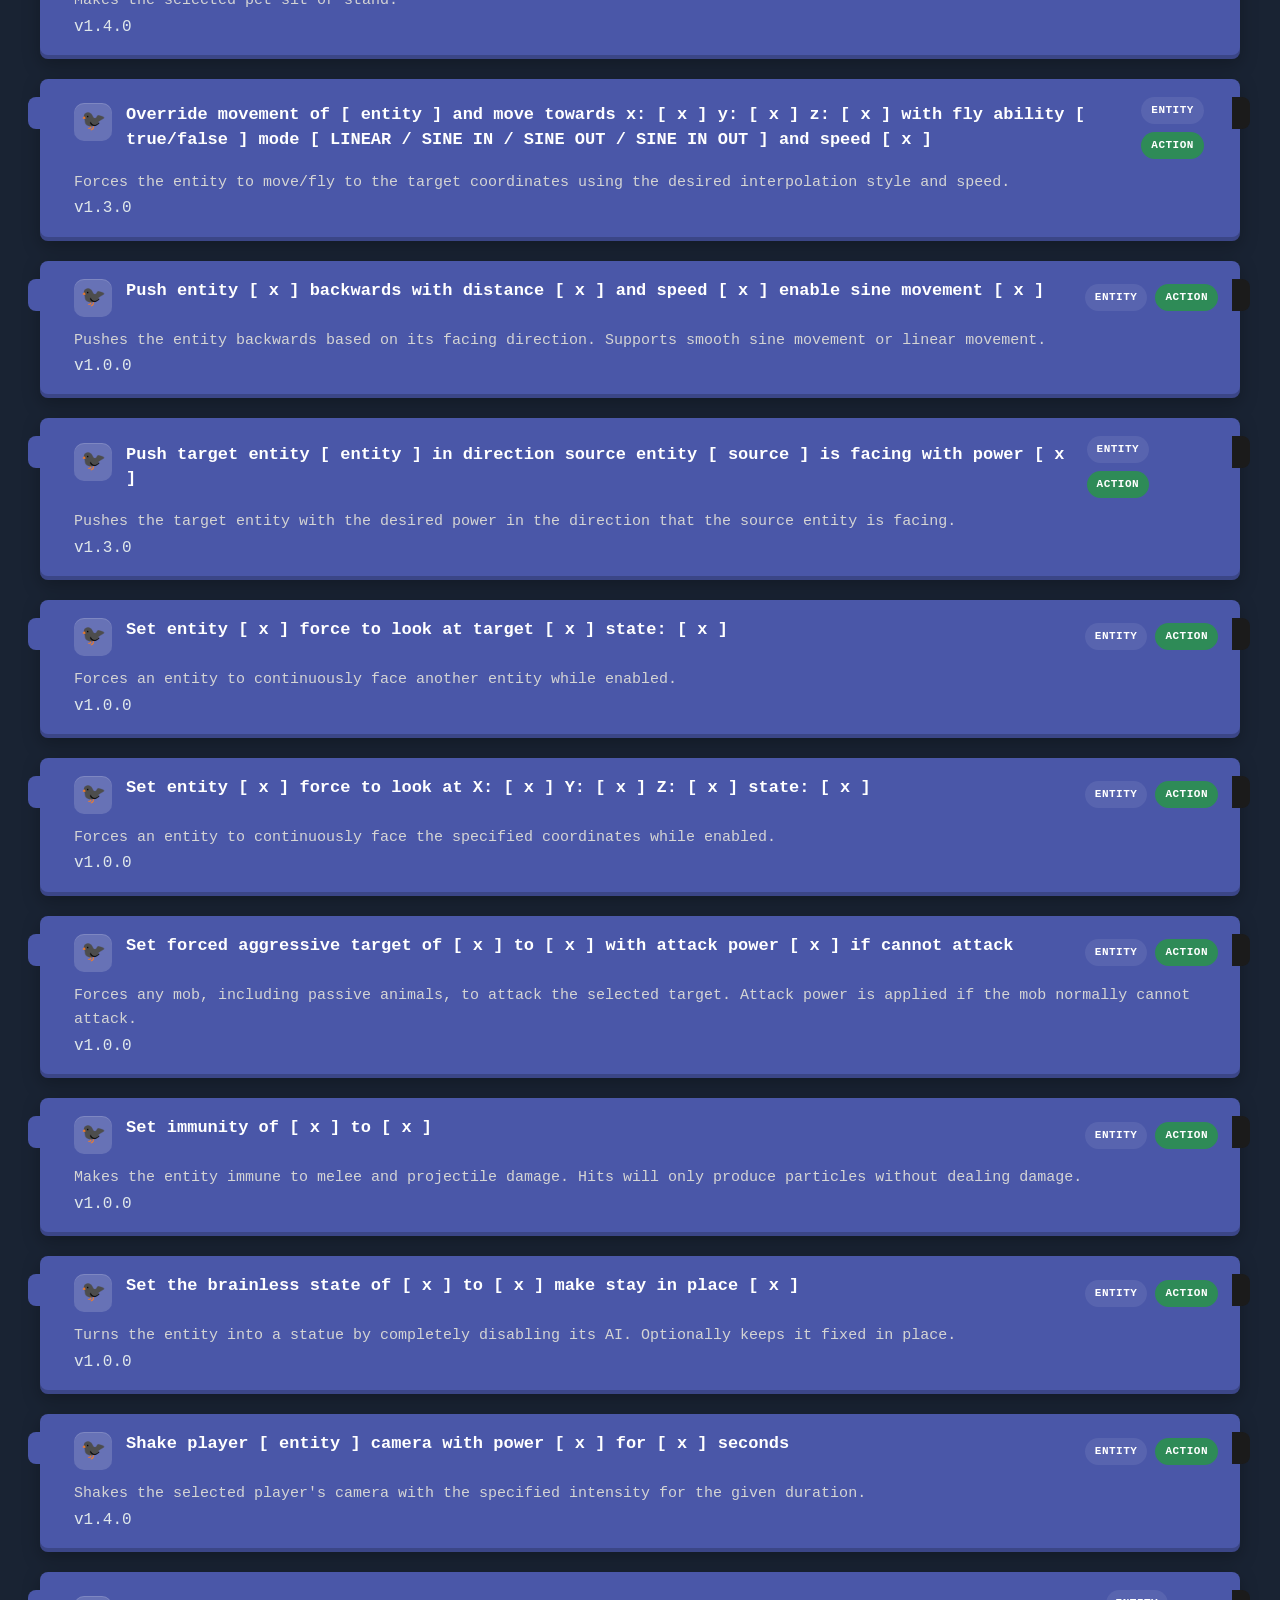
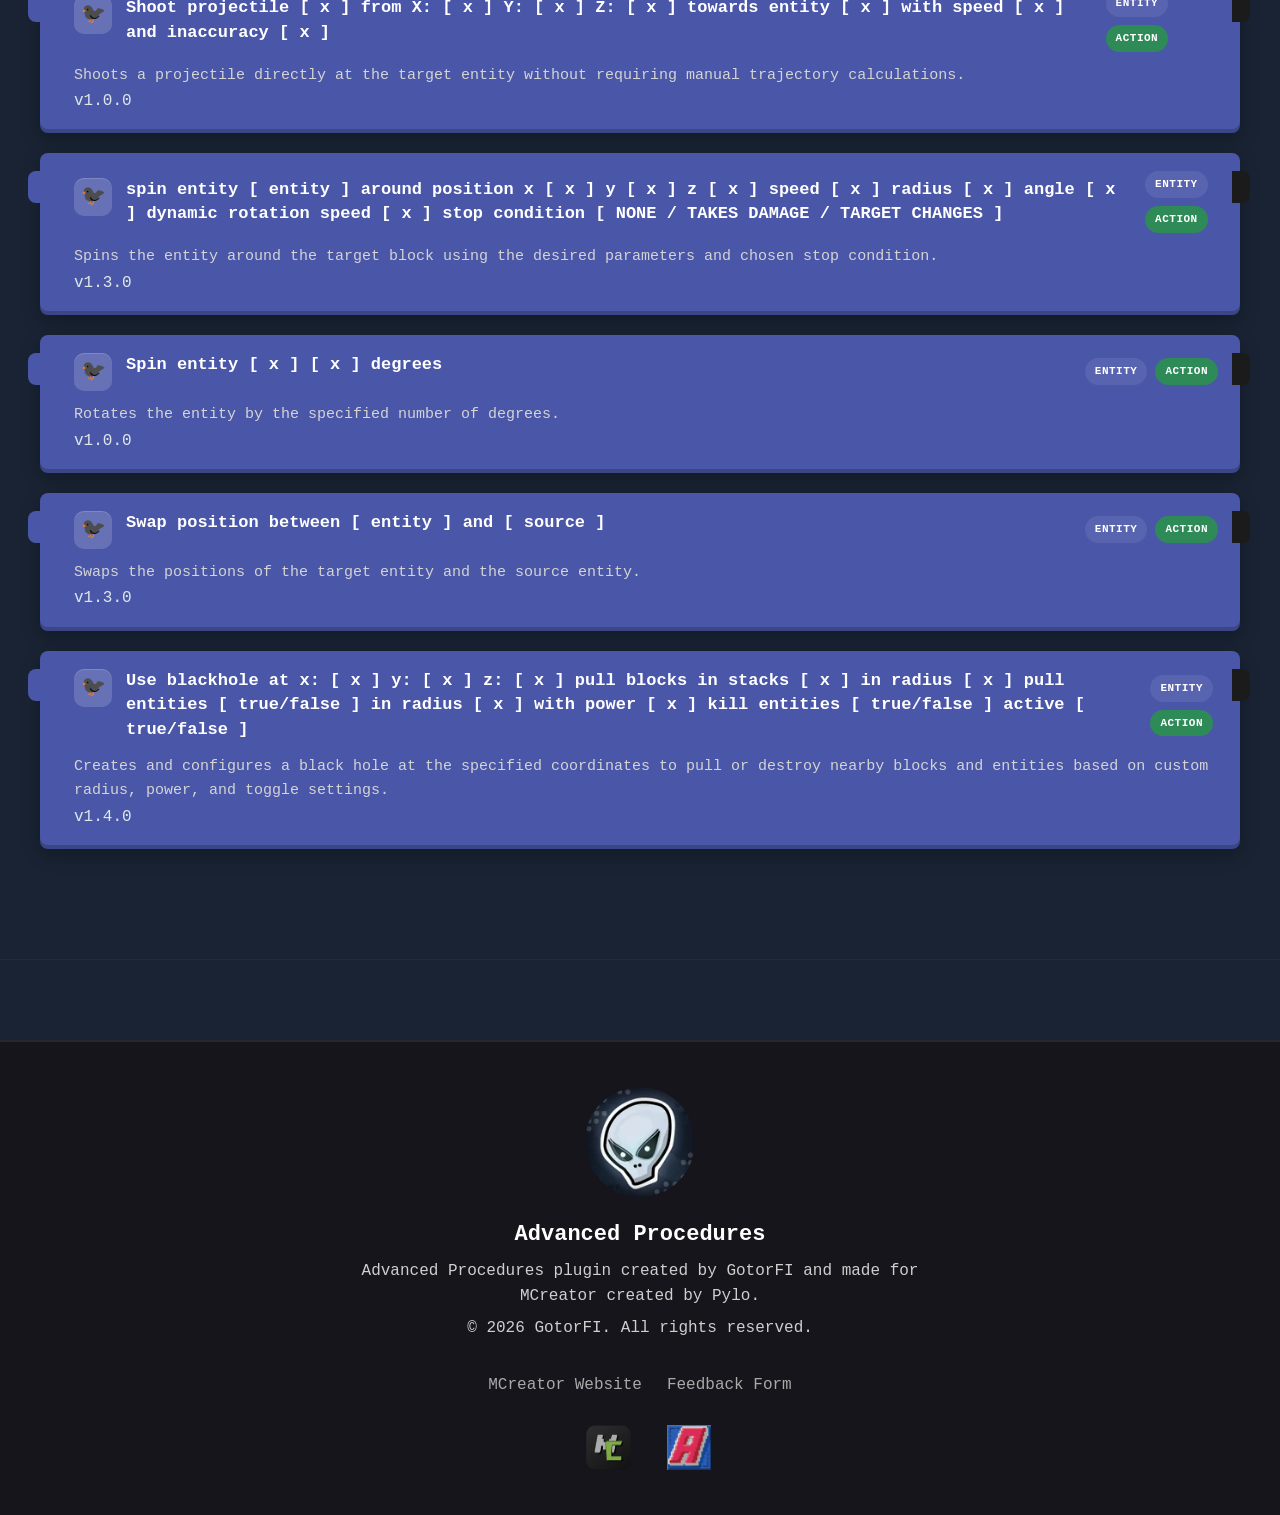
<file: entity.html>
<!DOCTYPE html>
<html lang="en">

<head>

    <meta charset="UTF-8">
    <meta name="viewport" content="width=device-width, initial-scale=1.0">

    <title>Entities</title>
    <link rel="icon" type="image/png" href="IMG/icon.png">

    <link rel="stylesheet" href="CSS/variables.css">
    <link rel="stylesheet" href="CSS/layout.css">
    <link rel="stylesheet" href="CSS/components.css">
    <link rel="stylesheet" href="CSS/animations.css">
    <link rel="stylesheet" href="CSS/style.css">
    <link rel="stylesheet" href="CSS/responsive.css">

</head>

<body data-category="Entity">

<nav class="navbar">

    <div class="navbar-logo">
        <a href="index.html">GotorFI</a>
    </div>

    <button class="navbar-toggle">☰</button>

    <ul class="navbar-links">
        <li><a href="index.html">Home</a></li>
        <li><a href="block.html">Blocks</a></li>
        <li><a href="entity.html" class="active">Entities</a></li>
        <li><a href="component.html">Components</a></li>
        <li><a href="player.html">Players</a></li>
        <li><a href="event.html">Events</a></li>
        <li><a href="math.html">Math</a></li>
        <li><a href="misc.html">Misc</a></li>
    </ul>

</nav>

<main>

<section class="section">

<span class="section-label">PROCEDURES</span>

<h1>Entity Procedures</h1>

<p>
Every Entity procedure added by Advanced Procedures.
</p>

<br>

<div id="procedures-container"></div>

</section>



<footer class="site-footer">

    <div class="footer-avatar">

        <img src="IMG/profile.png" alt="GotorFI">

    </div>


    <div class="footer-info">

        <h3>Advanced Procedures</h3>

        <p>
            Advanced Procedures plugin created by GotorFI
            and made for MCreator created by Pylo.
        </p>

        <p>
            © 2026 GotorFI. All rights reserved.
        </p>

    </div>


    <div class="footer-links">

        <a href="https://mcreator.net/plugin/123957/release-advanced-procedures-gotorfi" target="_blank">
            MCreator Website
        </a>

        <a href="feedback.html" target="_blank">
            Feedback Form
        </a>

    </div>


    <div class="footer-logos">

        <img src="IMG/mcreator.png" alt="MCreator">

        <img src="IMG/icon.png" alt="Advanced Procedures">

    </div>

</footer>
</main>

<script src="JS/navbar.js"></script>
<script src="JS/procedures.js"></script>

</body>

</html>
</file>
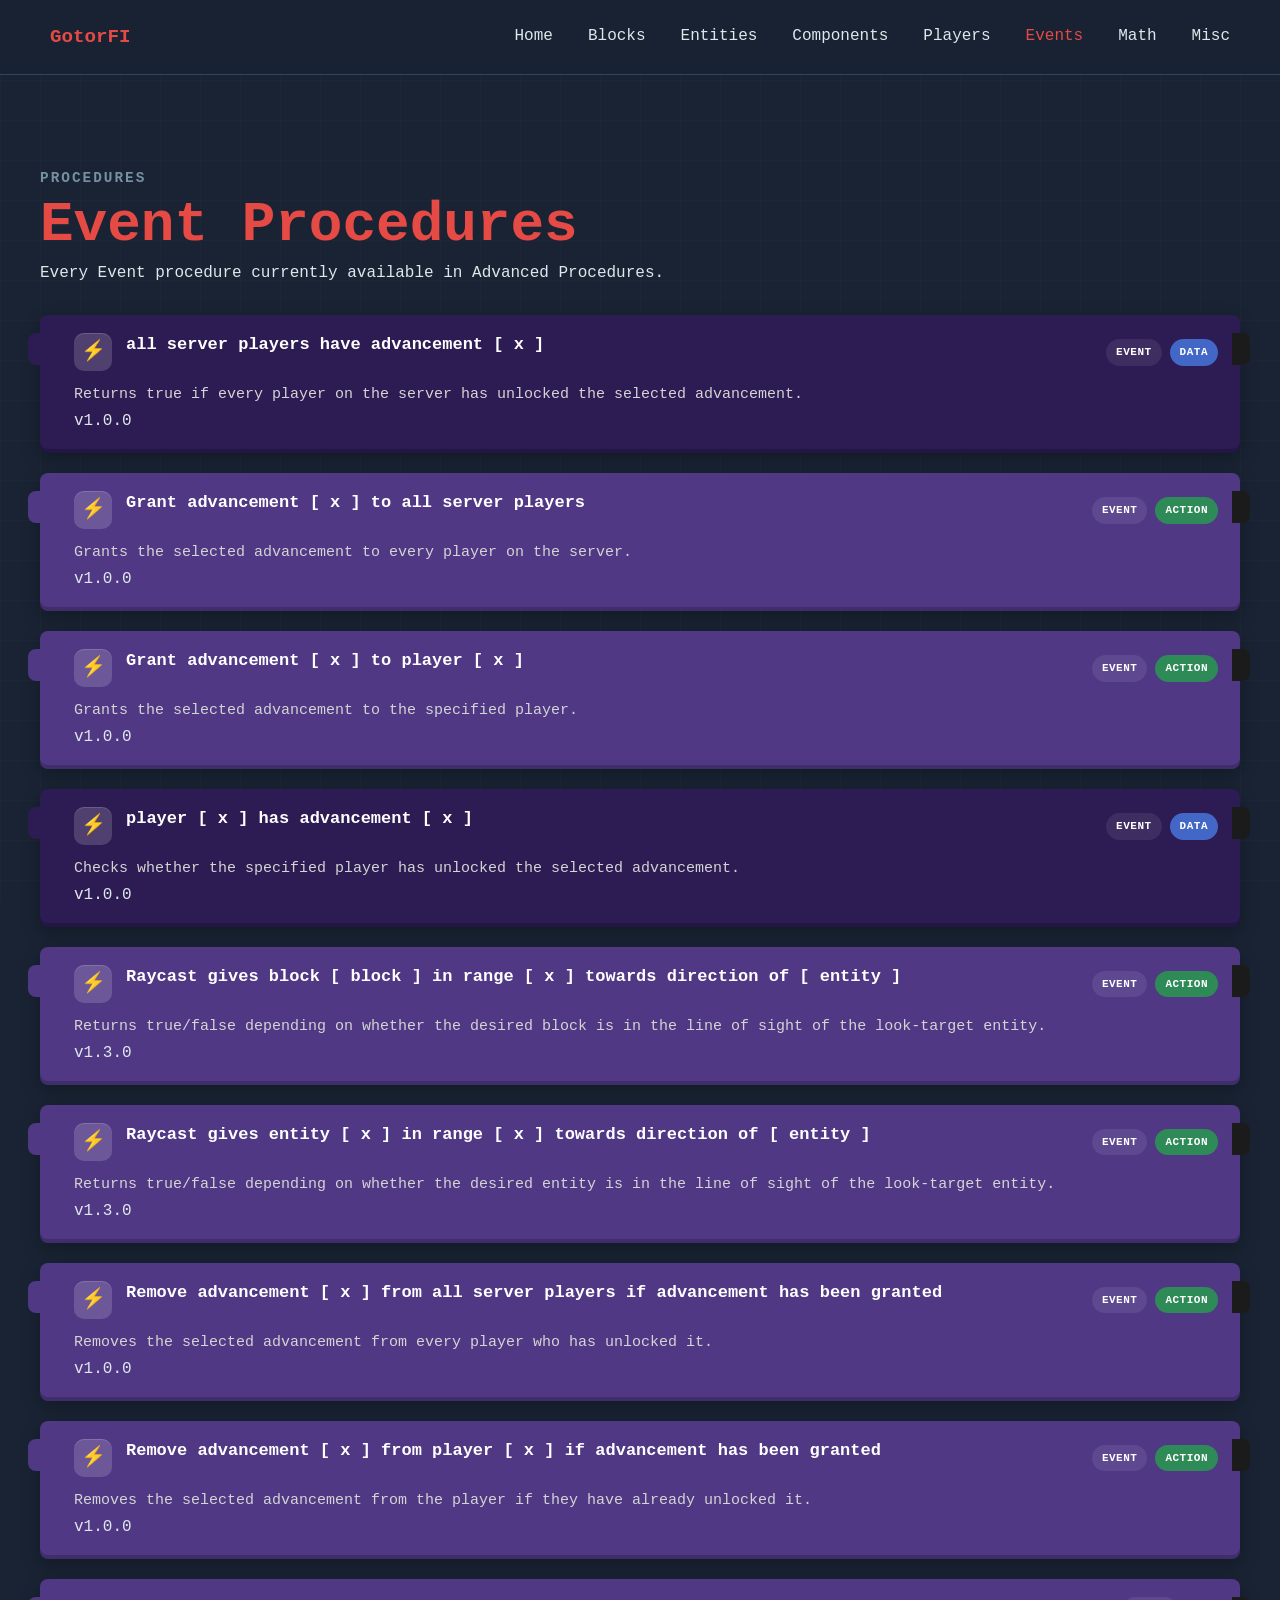
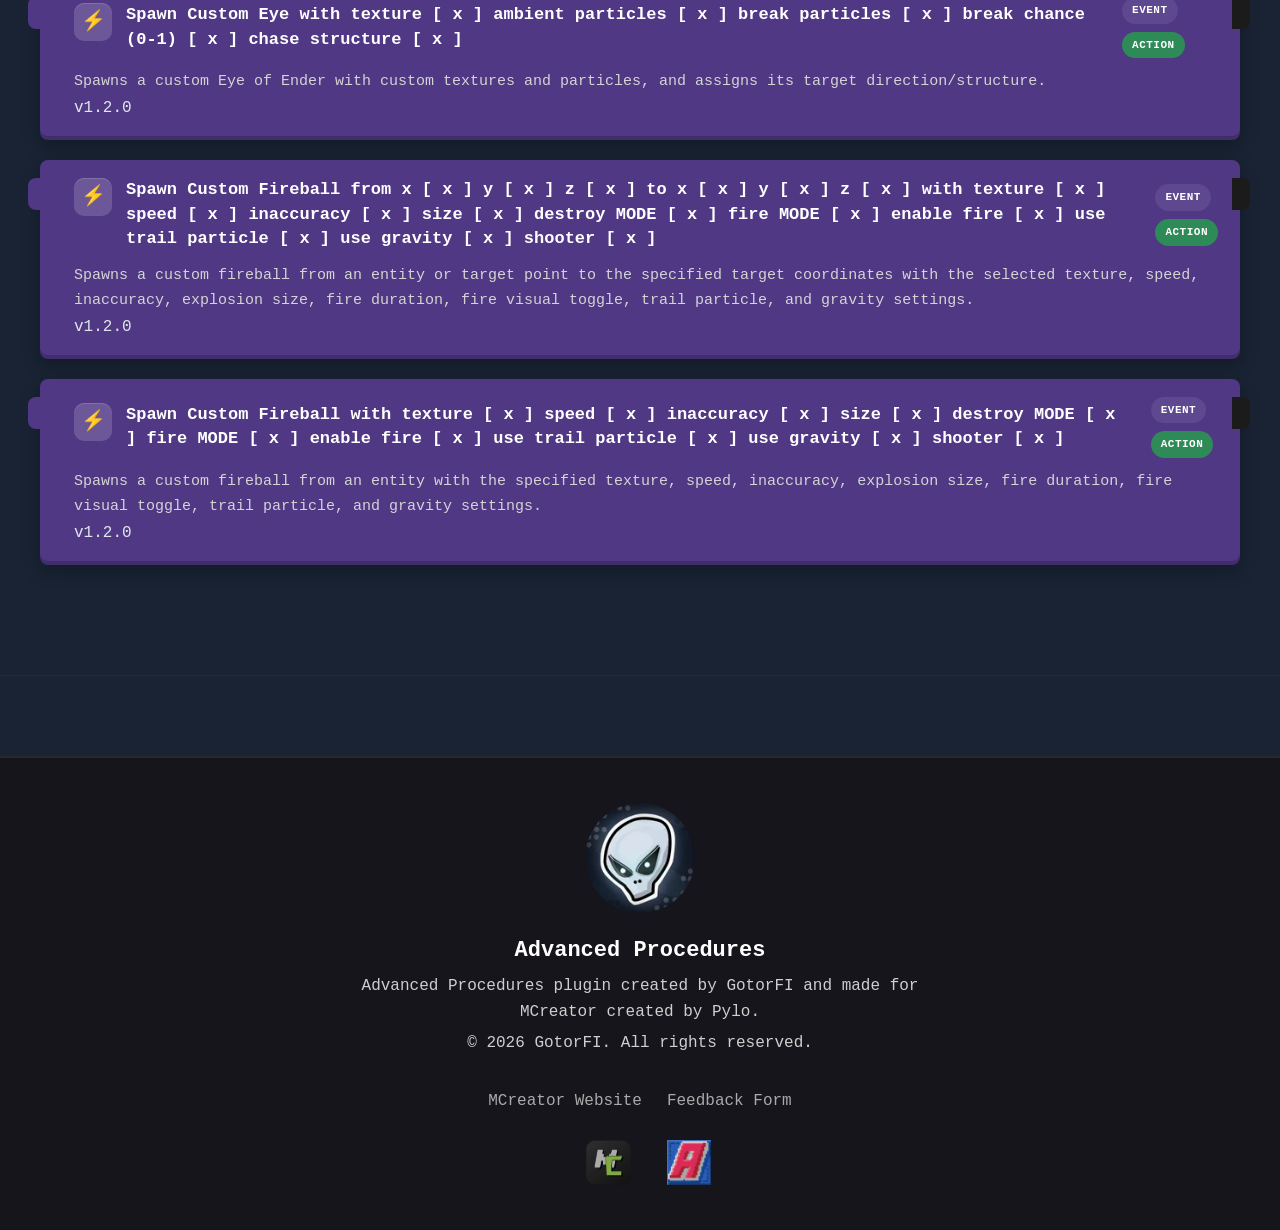
<file: event.html>
<!DOCTYPE html>
<html lang="en">

<head>

    <meta charset="UTF-8">
    <meta name="viewport" content="width=device-width, initial-scale=1.0">

    <title>Events</title>
    <link rel="icon" type="image/png" href="IMG/icon.png">

    <link rel="stylesheet" href="CSS/variables.css">
    <link rel="stylesheet" href="CSS/layout.css">
    <link rel="stylesheet" href="CSS/components.css">
    <link rel="stylesheet" href="CSS/animations.css">
    <link rel="stylesheet" href="CSS/style.css">
    <link rel="stylesheet" href="CSS/responsive.css">

</head>

<body data-category="Event">

<nav class="navbar">

    <div class="navbar-logo">
        <a href="index.html">GotorFI</a>
    </div>

    <button class="navbar-toggle">
        ☰
    </button>

    <ul class="navbar-links">

        <li><a href="index.html">Home</a></li>
        <li><a href="block.html">Blocks</a></li>
        <li><a href="entity.html">Entities</a></li>
        <li><a href="component.html">Components</a></li>
        <li><a href="player.html">Players</a></li>
        <li><a href="event.html" class="active">Events</a></li>
        <li><a href="math.html">Math</a></li>
        <li><a href="misc.html">Misc</a></li>

    </ul>

</nav>

<main>

<section class="section">

    <span class="section-label">
        PROCEDURES
    </span>

    <h1>Event Procedures</h1>

    <p>
        Every Event procedure currently available in Advanced Procedures.
    </p>

    <br>

    <div id="procedures-container"></div>

</section>

<footer class="site-footer">

    <div class="footer-avatar">

        <img src="IMG/profile.png" alt="GotorFI">

    </div>


    <div class="footer-info">

        <h3>Advanced Procedures</h3>

        <p>
            Advanced Procedures plugin created by GotorFI
            and made for MCreator created by Pylo.
        </p>

        <p>
            © 2026 GotorFI. All rights reserved.
        </p>

    </div>


    <div class="footer-links">

        <a href="https://mcreator.net/plugin/123957/release-advanced-procedures-gotorfi" target="_blank">
            MCreator Website
        </a>

        <a href="feedback.html" target="_blank">
            Feedback Form
        </a>

    </div>


    <div class="footer-logos">

        <img src="IMG/mcreator.png" alt="MCreator">

        <img src="IMG/icon.png" alt="Advanced Procedures">

    </div>

</footer>

</main>

<script src="JS/navbar.js"></script>
<script src="JS/procedures.js"></script>

</body>

</html>
</file>
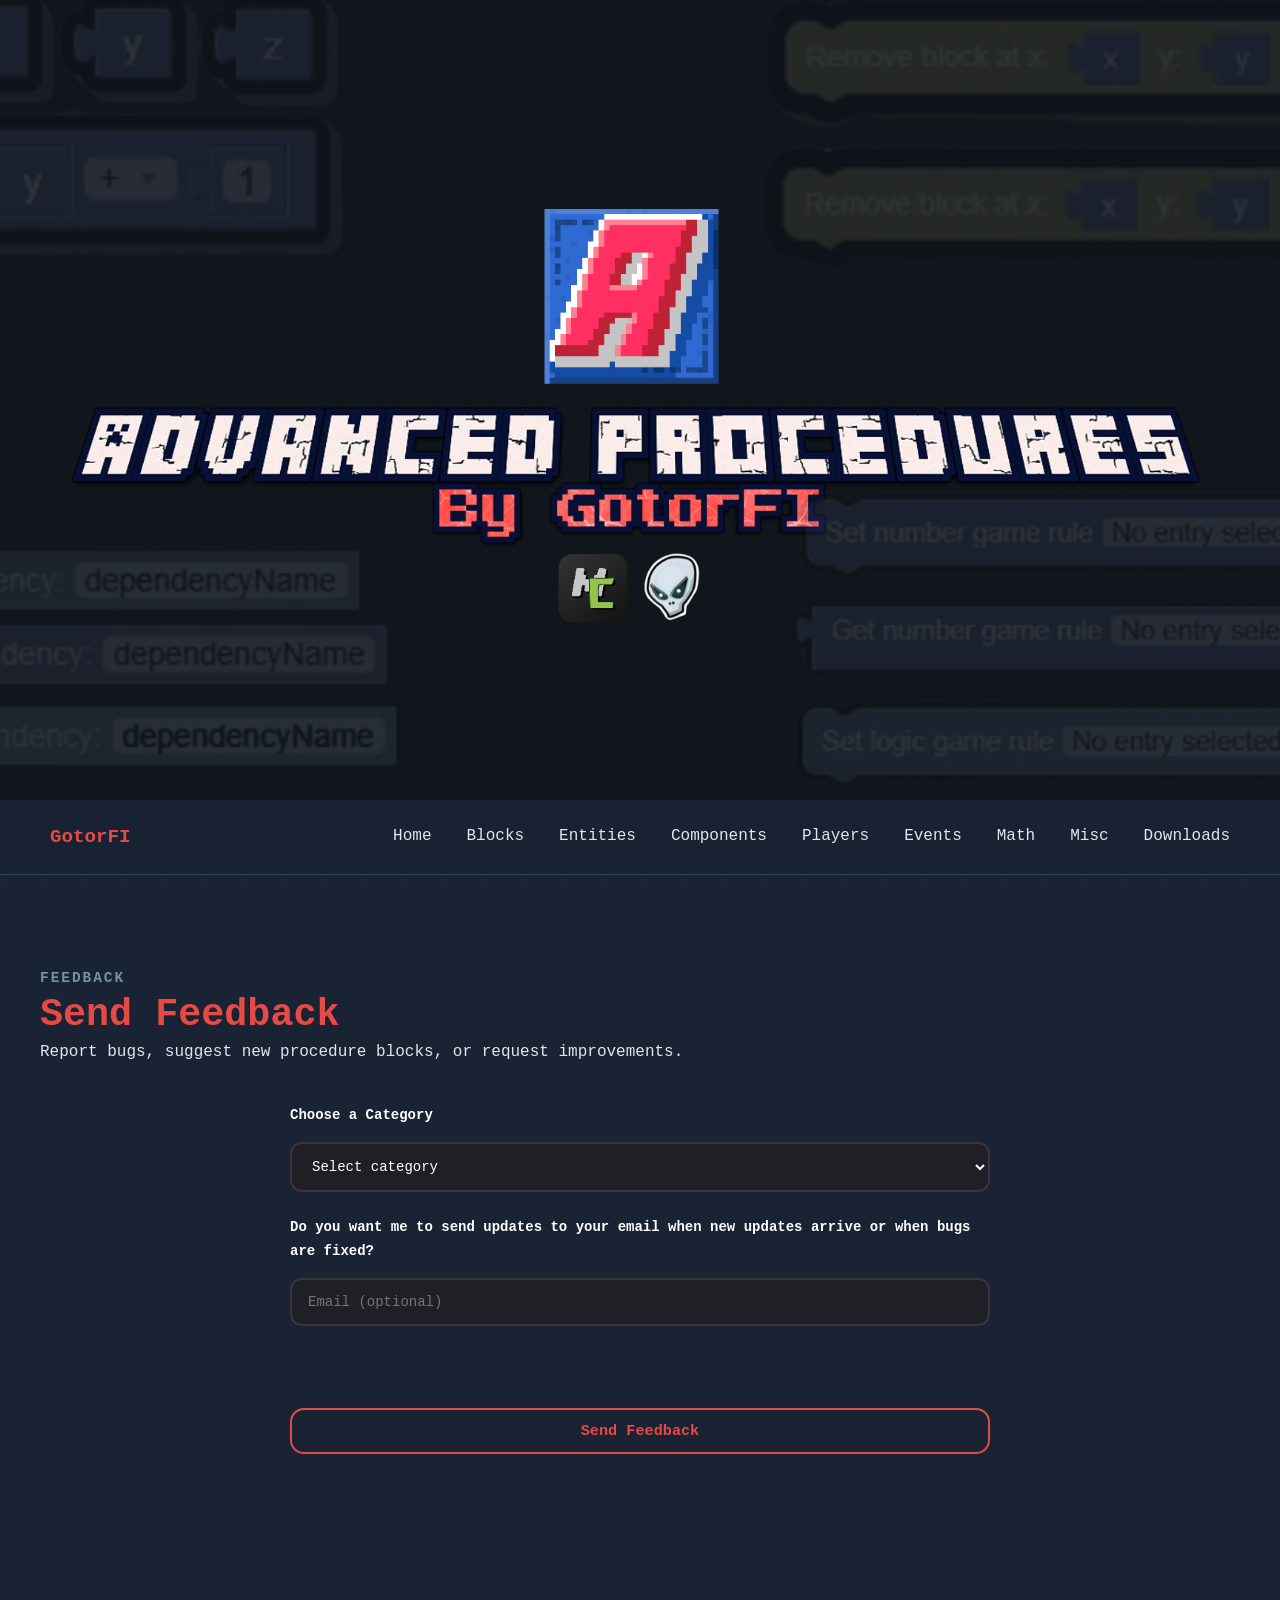
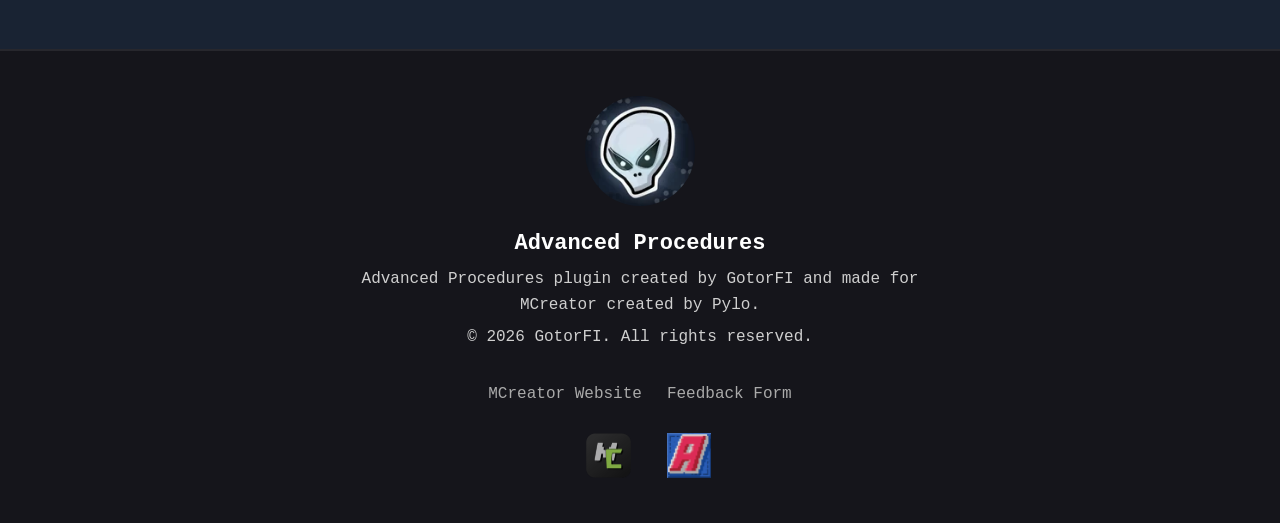
<file: feedback.html>
<!DOCTYPE html>
<html lang="en">

<head>

<meta charset="UTF-8">
<meta name="viewport" content="width=device-width, initial-scale=1.0">

<title>Feedback</title>

<link rel="icon" type="image/png" href="IMG/icon.png">

<link rel="stylesheet" href="CSS/variables.css">
<link rel="stylesheet" href="CSS/layout.css">
<link rel="stylesheet" href="CSS/components.css">
<link rel="stylesheet" href="CSS/style.css">
<link rel="stylesheet" href="CSS/responsive.css">

</head>


<body>


<header class="hero">

    <img src="IMG/header.png" alt="Header">

</header>



<nav class="navbar">

    <div class="navbar-logo">
        <a href="index.html">GotorFI</a>
    </div>


    <button class="navbar-toggle">
        ☰
    </button>


    <ul class="navbar-links">

        <li><a href="index.html">Home</a></li>
        <li><a href="block.html">Blocks</a></li>
        <li><a href="entity.html">Entities</a></li>
        <li><a href="component.html">Components</a></li>
        <li><a href="player.html">Players</a></li>
        <li><a href="event.html">Events</a></li>
        <li><a href="math.html">Math</a></li>
        <li><a href="misc.html">Misc</a></li>
        <li><a href="downloads.html">Downloads</a></li>

    </ul>

</nav>



<main>


<section class="section">


    <span class="section-label">
        FEEDBACK
    </span>


    <h2>Send Feedback</h2>


    <p>
        Report bugs, suggest new procedure blocks, or request improvements.
    </p>


    <br>



    <form id="feedback-form" class="feedback-form">


        <label>
            Choose a Category
        </label>


        <select id="category" required>

            <option value="">
                Select category
            </option>

            <option value="Bug report">
                Bug report
            </option>

            <option value="Feedback">
                Feedback
            </option>

            <option value="New Procedure Block">
                New Procedure Block
            </option>

            <option value="Change existing Procedure Block">
                Change existing Procedure Block
            </option>

        </select>



        <div id="bug-fields" style="display:none;">


            <label>
                Please explain your bug report.
            </label>

            <textarea id="bug"></textarea>



            <label>
                Add screenshots or crash report files
            </label>

            <input
                type="text"
                id="screenshots"
                placeholder="Paste links here"
            >



            <label>
                Choose MCreator and Minecraft version
            </label>


            <div class="version-selector">

                <select id="version-select">

                    <option value="">
                        Select a version
                    </option>

                </select>

            </div>


            <div
                id="selected-versions"
                class="selected-versions">
            </div>


        </div>




        <div id="normal-fields" style="display:none;">


            <label>
                Explain here
            </label>


            <textarea id="message"></textarea>


        </div>




        <label>
            Do you want me to send updates to your email when new updates arrive or when bugs are fixed?
        </label>


        <input
            type="email"
            id="email"
            placeholder="Email (optional)"
        >



        <br><br>


        <button
            class="button-outline"
            type="submit"
        >
            Send Feedback
        </button>



    </form>



    <p id="status"></p>


</section>


</main>



<footer class="site-footer">


    <div class="footer-avatar">

        <img
            src="IMG/profile.png"
            alt="GotorFI"
        >

    </div>


    <div class="footer-info">

        <h3>
            Advanced Procedures
        </h3>

        <p>
            Advanced Procedures plugin created by GotorFI
            and made for MCreator created by Pylo.
        </p>


        <p>
            © 2026 GotorFI. All rights reserved.
        </p>

    </div>


    <div class="footer-links">

        <a
            href="https://mcreator.net/"
            target="_blank"
            rel="noopener noreferrer"
        >
            MCreator Website
        </a>


        <a href="feedback.html">
            Feedback Form
        </a>

    </div>


    <div class="footer-logos">

        <img
            src="IMG/mcreator.png"
            alt="MCreator"
        >

        <img
            src="IMG/icon.png"
            alt="Advanced Procedures"
        >

    </div>


</footer>





<!-- ========================================================= -->
<!-- EMAIL WARNING MODAL -->
<!-- ========================================================= -->

<div
    id="email-warning-modal"
    class="email-warning-modal"
>


    <div class="email-warning-box">


        <img
            src="IMG/warning.png"
            alt="Warning"
            class="email-warning-image"
        >


        <h2>
            Reminder!
        </h2>


        <div class="email-warning-text">


            <p>
                If you do not provide your email address, you will not
                receive replies, updates, or other follow-up information.
            </p>


            <p>
                Especially when submitting a bug report, I may not be able
                to properly investigate or resolve the issue if I cannot
                contact you for additional information.
            </p>


            <p>
                Providing your email address is therefore recommended so
                that I can contact you and let you know what happens with
                your report or suggestion.
            </p>


            <p>
                If you do not want to provide your email address and you
                are submitting a bug report, please include as much
                information as possible. Make sure to provide both your
                MCreator version and Minecraft version.
            </p>


            <p>
                For example:
                <strong>
                    2026.1 with Minecraft 1.21.8
                </strong>
                rather than only providing one of the versions.
            </p>


            <p>
                You can cancel all update messages simply by replying
                <strong>stop</strong> after receiving one. This way I let
                people decide if they actually want updates or not.
            </p>


        </div>


        <p class="email-warning-question">
            Are you sure you want to submit your feedback without an email address?
        </p>


        <div class="email-warning-buttons">


            <button
                type="button"
                id="email-warning-yes"
                class="button-outline"
            >
                Yes, send anyway
            </button>


            <button
                type="button"
                id="email-warning-no"
                class="button-outline"
            >
                No, go back
            </button>


        </div>


    </div>


</div>



<script src="JS/navbar.js"></script>
<script src="JS/feedback.js"></script>


</body>

</html>
</file>
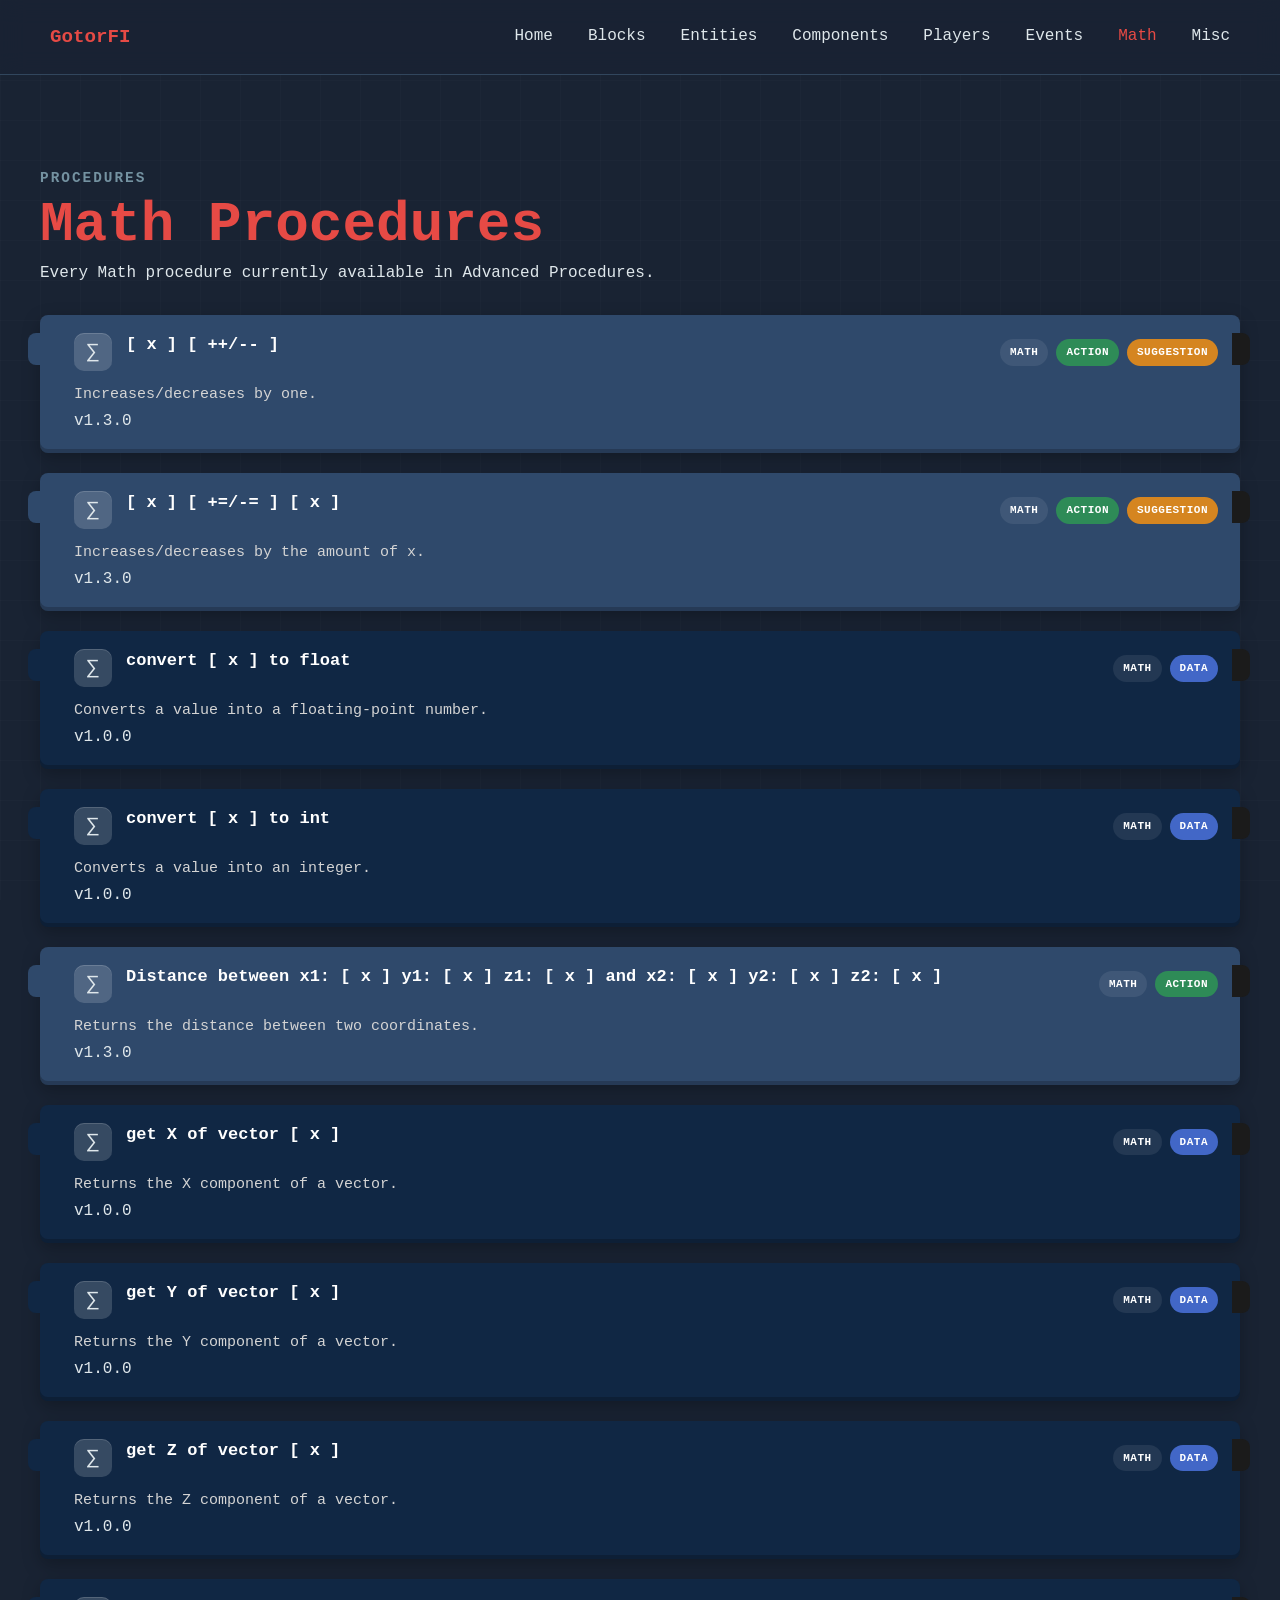
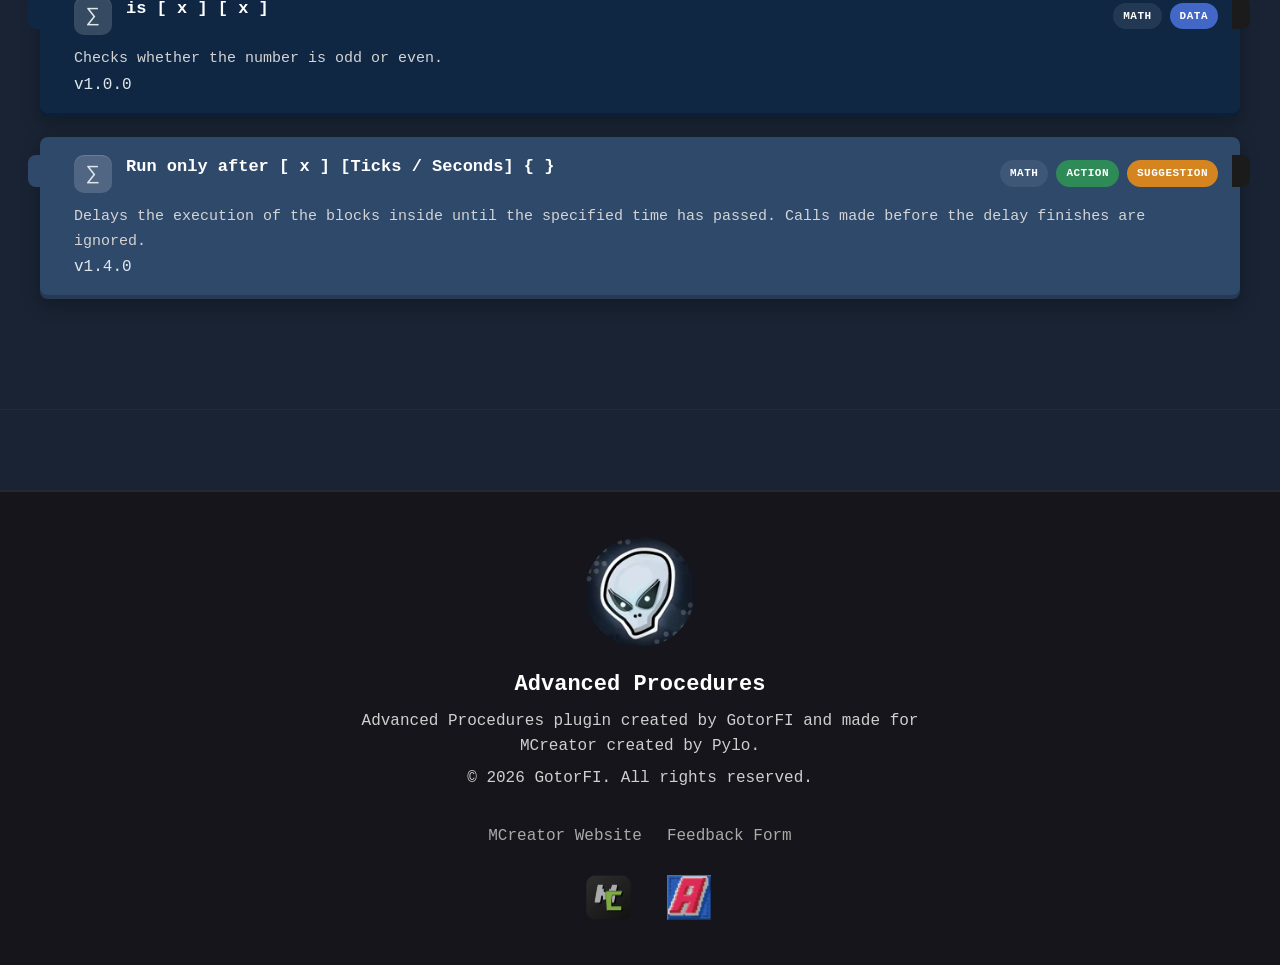
<file: math.html>
<!DOCTYPE html>
<html lang="en">

<head>

    <meta charset="UTF-8">
    <meta name="viewport" content="width=device-width, initial-scale=1.0">

    <title>Math</title>
    <link rel="icon" type="image/png" href="IMG/icon.png">

    <link rel="stylesheet" href="CSS/variables.css">
    <link rel="stylesheet" href="CSS/layout.css">
    <link rel="stylesheet" href="CSS/components.css">
    <link rel="stylesheet" href="CSS/animations.css">
    <link rel="stylesheet" href="CSS/style.css">
    <link rel="stylesheet" href="CSS/responsive.css">

</head>

<body data-category="Math">

<nav class="navbar">

    <div class="navbar-logo">
        <a href="index.html">GotorFI</a>
    </div>

    <button class="navbar-toggle">
        ☰
    </button>

    <ul class="navbar-links">

        <li><a href="index.html">Home</a></li>
        <li><a href="block.html">Blocks</a></li>
        <li><a href="entity.html">Entities</a></li>
        <li><a href="component.html">Components</a></li>
        <li><a href="player.html">Players</a></li>
        <li><a href="event.html">Events</a></li>
        <li><a href="math.html" class="active">Math</a></li>
        <li><a href="misc.html">Misc</a></li>

    </ul>

</nav>

<main>

<section class="section">

    <span class="section-label">
        PROCEDURES
    </span>

    <h1>Math Procedures</h1>

    <p>
        Every Math procedure currently available in Advanced Procedures.
    </p>

    <br>

    <div id="procedures-container"></div>

</section>

<footer class="site-footer">

    <div class="footer-avatar">

        <img src="IMG/profile.png" alt="GotorFI">

    </div>


    <div class="footer-info">

        <h3>Advanced Procedures</h3>

        <p>
            Advanced Procedures plugin created by GotorFI
            and made for MCreator created by Pylo.
        </p>

        <p>
            © 2026 GotorFI. All rights reserved.
        </p>

    </div>


    <div class="footer-links">

        <a href="https://mcreator.net/plugin/123957/release-advanced-procedures-gotorfi" target="_blank">
            MCreator Website
        </a>

        <a href="feedback.html" target="_blank">
            Feedback Form
        </a>

    </div>


    <div class="footer-logos">

        <img src="IMG/mcreator.png" alt="MCreator">

        <img src="IMG/icon.png" alt="Advanced Procedures">

    </div>

</footer>

</main>

<script src="JS/navbar.js"></script>
<script src="JS/procedures.js"></script>

</body>

</html>
</file>
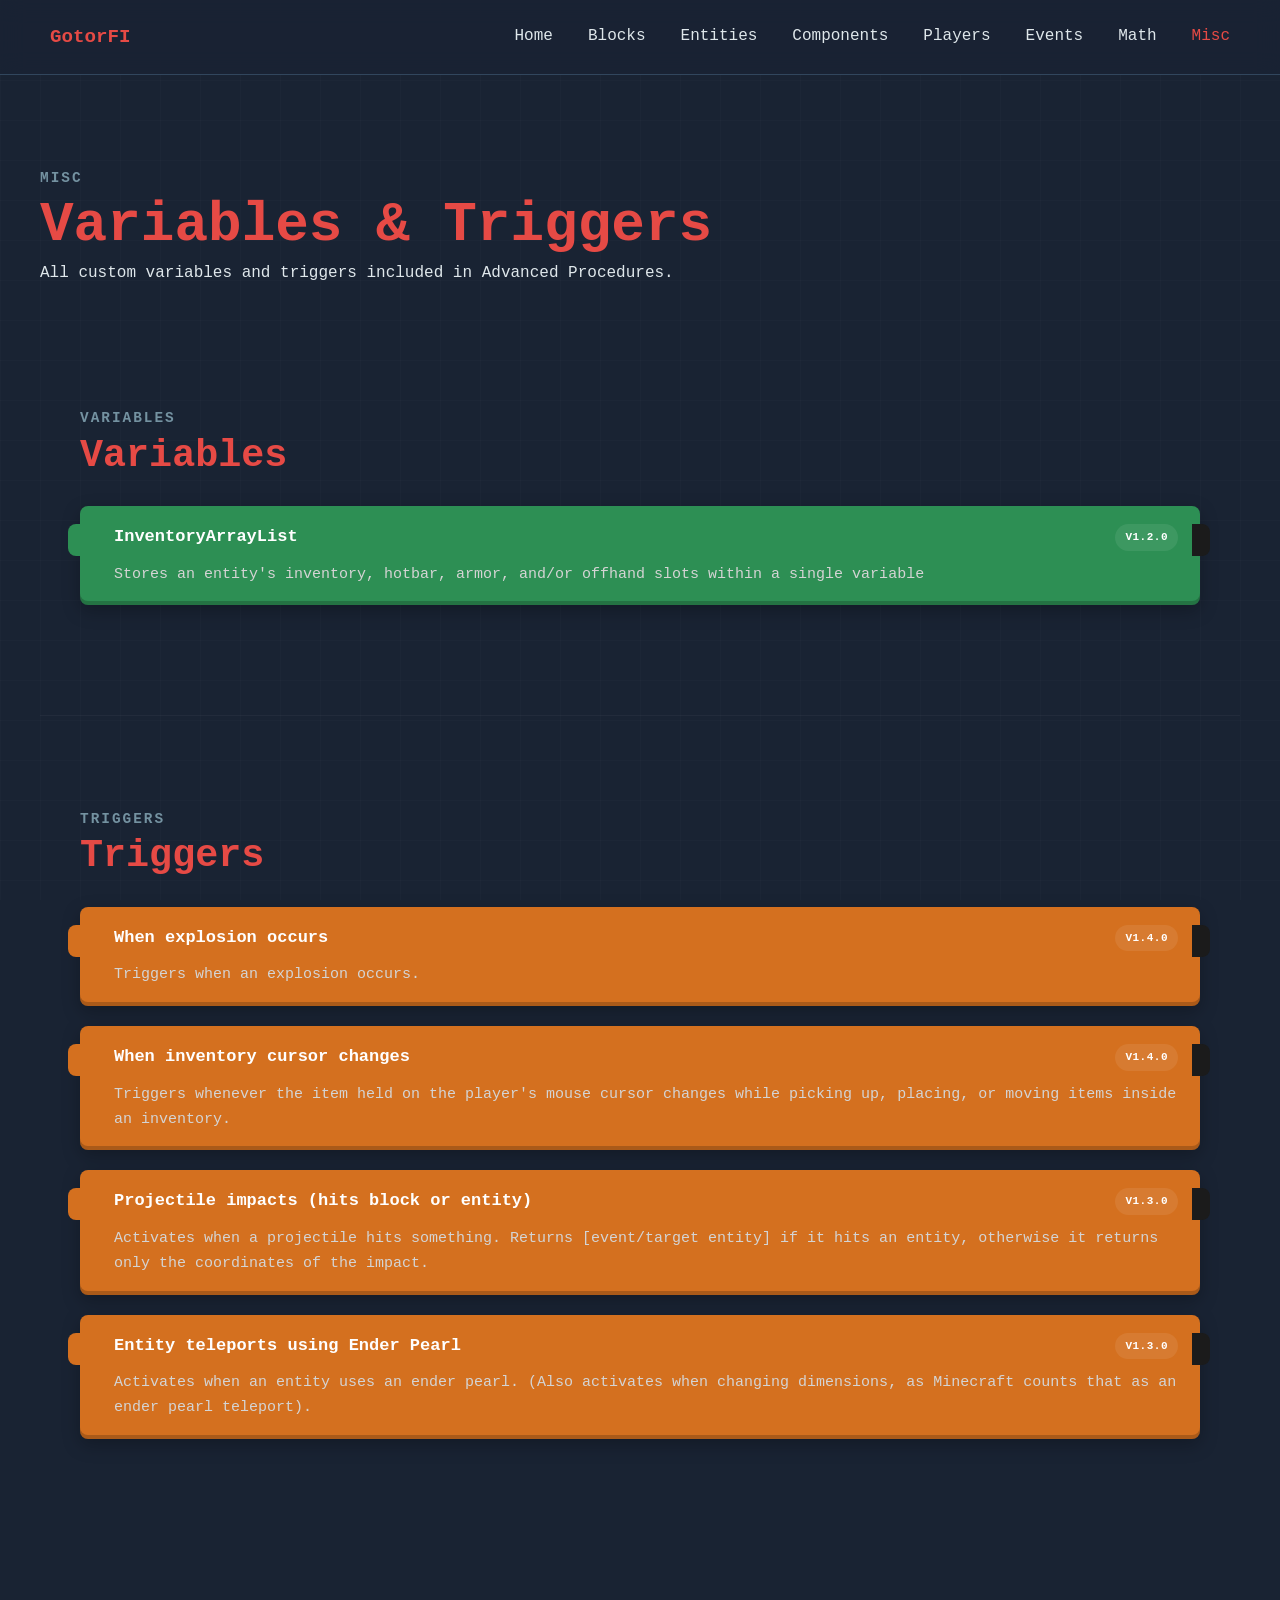
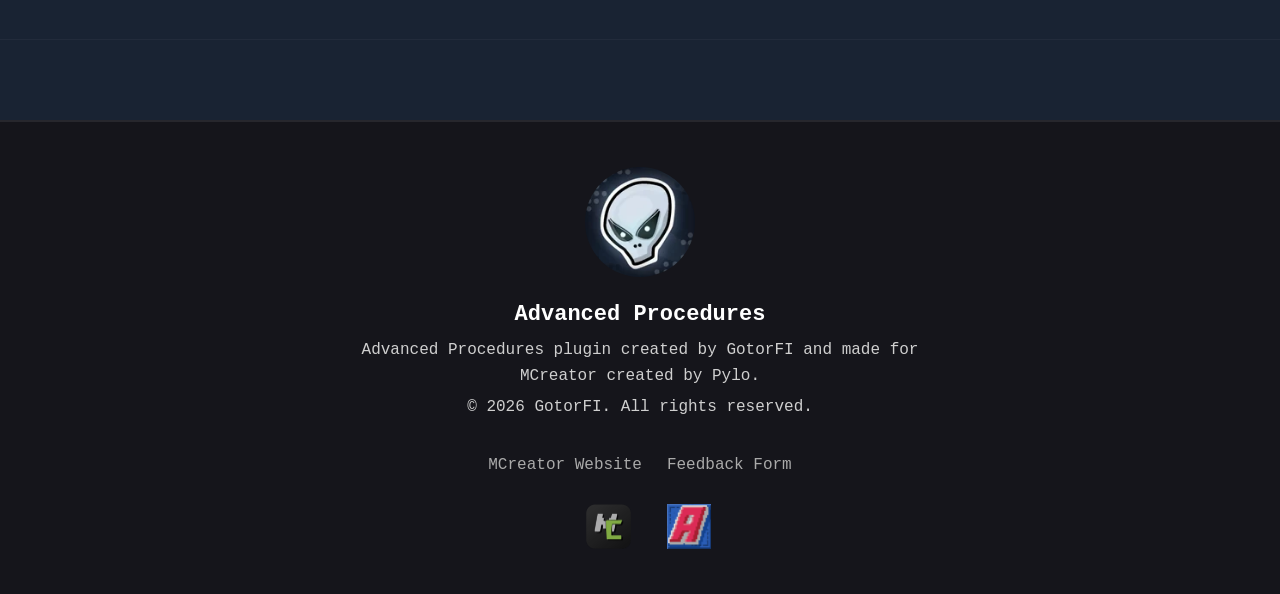
<file: misc.html>
<!DOCTYPE html>
<html lang="en">

<head>

    <meta charset="UTF-8">
    <meta name="viewport" content="width=device-width, initial-scale=1.0">

    <title>Misc</title>
    <link rel="icon" type="image/png" href="IMG/icon.png">

    <link rel="stylesheet" href="CSS/variables.css">
    <link rel="stylesheet" href="CSS/layout.css">
    <link rel="stylesheet" href="CSS/components.css">
    <link rel="stylesheet" href="CSS/animations.css">
    <link rel="stylesheet" href="CSS/style.css">
    <link rel="stylesheet" href="CSS/responsive.css">

</head>

<body data-category="Misc">

<nav class="navbar">

    <div class="navbar-logo">
        <a href="index.html">GotorFI</a>
    </div>

    <button class="navbar-toggle">
        ☰
    </button>

    <ul class="navbar-links">

        <li><a href="index.html">Home</a></li>
        <li><a href="block.html">Blocks</a></li>
        <li><a href="entity.html">Entities</a></li>
        <li><a href="component.html">Components</a></li>
        <li><a href="player.html">Players</a></li>
        <li><a href="event.html">Events</a></li>
        <li><a href="math.html">Math</a></li>
        <li><a href="misc.html" class="active">Misc</a></li>

    </ul>

</nav>

<main>

<section class="section">

    <span class="section-label">
        MISC
    </span>

    <h1>Variables & Triggers</h1>

    <p>
        All custom variables and triggers included in Advanced Procedures.
    </p>

    <br>

    <div id="procedures-container"></div>

</section>


<footer class="site-footer">

    <div class="footer-avatar">

        <img src="IMG/profile.png" alt="GotorFI">

    </div>


    <div class="footer-info">

        <h3>Advanced Procedures</h3>

        <p>
            Advanced Procedures plugin created by GotorFI
            and made for MCreator created by Pylo.
        </p>

        <p>
            © 2026 GotorFI. All rights reserved.
        </p>

    </div>


    <div class="footer-links">

        <a href="https://mcreator.net/plugin/123957/release-advanced-procedures-gotorfi" target="_blank">
            MCreator Website
        </a>

        <a href="feedback.html" target="_blank">
            Feedback Form
        </a>

    </div>


    <div class="footer-logos">

        <img src="IMG/mcreator.png" alt="MCreator">

        <img src="IMG/icon.png" alt="Advanced Procedures">

    </div>

</footer>

</main>

<script src="JS/navbar.js"></script>
<script src="JS/misc.js"></script>

</body>

</html>
</file>
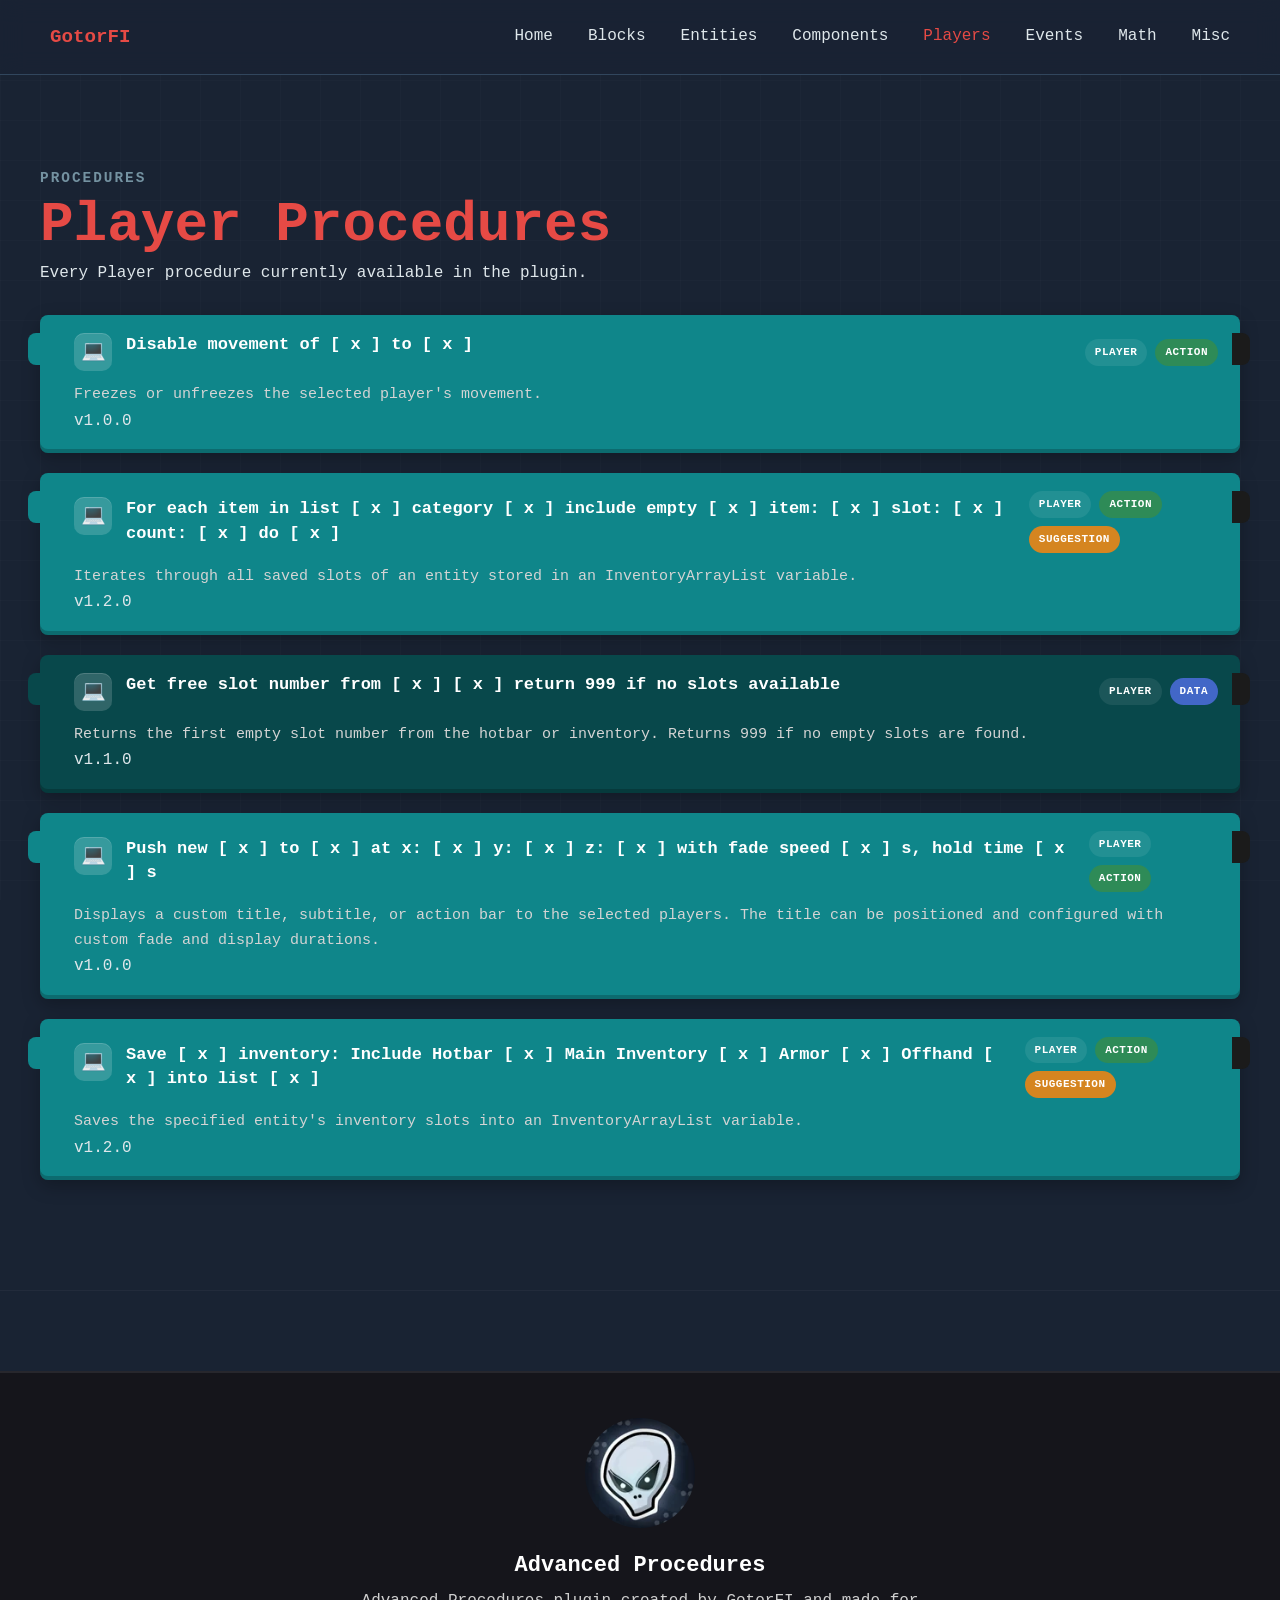
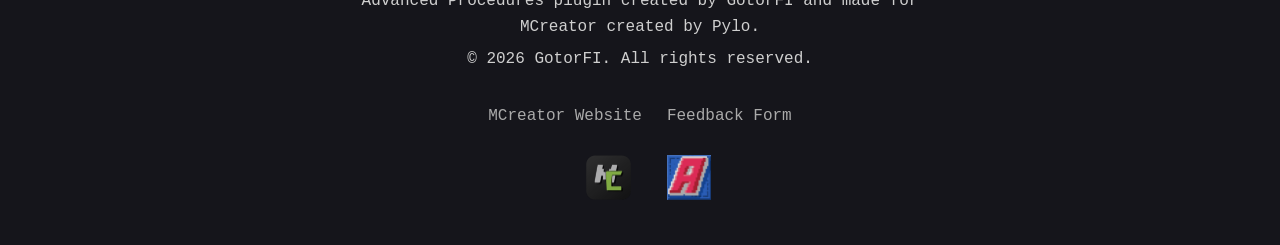
<file: player.html>
<!DOCTYPE html>
<html lang="en">

<head>

    <meta charset="UTF-8">
    <meta name="viewport" content="width=device-width, initial-scale=1.0">

    <title>Players</title>
    <link rel="icon" type="image/png" href="IMG/icon.png">

    <link rel="stylesheet" href="CSS/variables.css">
    <link rel="stylesheet" href="CSS/layout.css">
    <link rel="stylesheet" href="CSS/components.css">
    <link rel="stylesheet" href="CSS/animations.css">
    <link rel="stylesheet" href="CSS/style.css">
    <link rel="stylesheet" href="CSS/responsive.css">

</head>

<body data-category="Player">

<nav class="navbar">

    <div class="navbar-logo">
        <a href="index.html">GotorFI</a>
    </div>

    <button class="navbar-toggle">
        ☰
    </button>

    <ul class="navbar-links">

        <li><a href="index.html">Home</a></li>
        <li><a href="block.html">Blocks</a></li>
        <li><a href="entity.html">Entities</a></li>
        <li><a href="component.html">Components</a></li>
        <li><a href="player.html" class="active">Players</a></li>
        <li><a href="event.html">Events</a></li>
        <li><a href="math.html">Math</a></li>
        <li><a href="misc.html">Misc</a></li>

    </ul>

</nav>

<main>

<section class="section">

    <span class="section-label">
        PROCEDURES
    </span>

    <h1>Player Procedures</h1>

    <p>
        Every Player procedure currently available in the plugin.
    </p>

    <br>

    <div id="procedures-container"></div>

</section>

<footer class="site-footer">

    <div class="footer-avatar">

        <img src="IMG/profile.png" alt="GotorFI">

    </div>


    <div class="footer-info">

        <h3>Advanced Procedures</h3>

        <p>
            Advanced Procedures plugin created by GotorFI
            and made for MCreator created by Pylo.
        </p>

        <p>
            © 2026 GotorFI. All rights reserved.
        </p>

    </div>


    <div class="footer-links">

        <a href="https://mcreator.net/plugin/123957/release-advanced-procedures-gotorfi" target="_blank">
            MCreator Website
        </a>

        <a href="feedback.html" target="_blank">
            Feedback Form
        </a>

    </div>


    <div class="footer-logos">

        <img src="IMG/mcreator.png" alt="MCreator">

        <img src="IMG/icon.png" alt="Advanced Procedures">

    </div>

</footer>

</main>

<script src="JS/navbar.js"></script>
<script src="JS/procedures.js"></script>

</body>

</html>
</file>
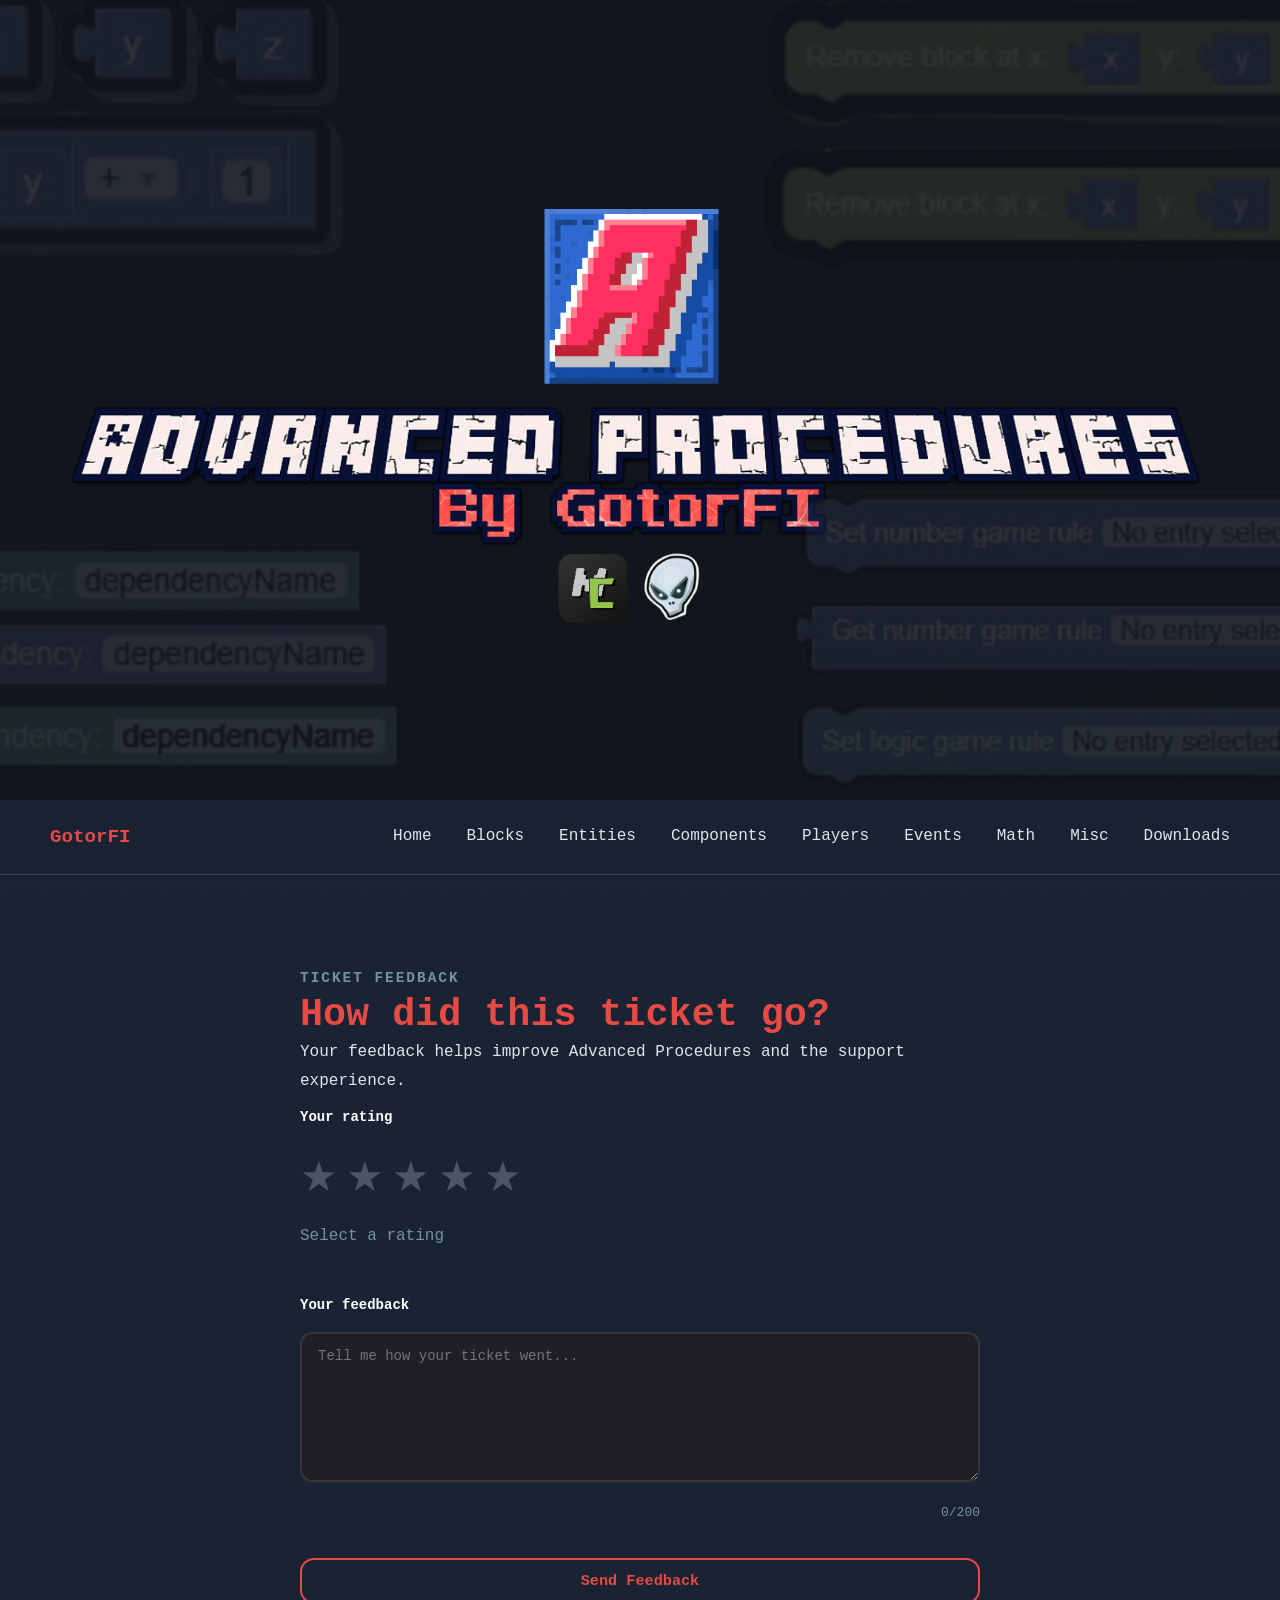
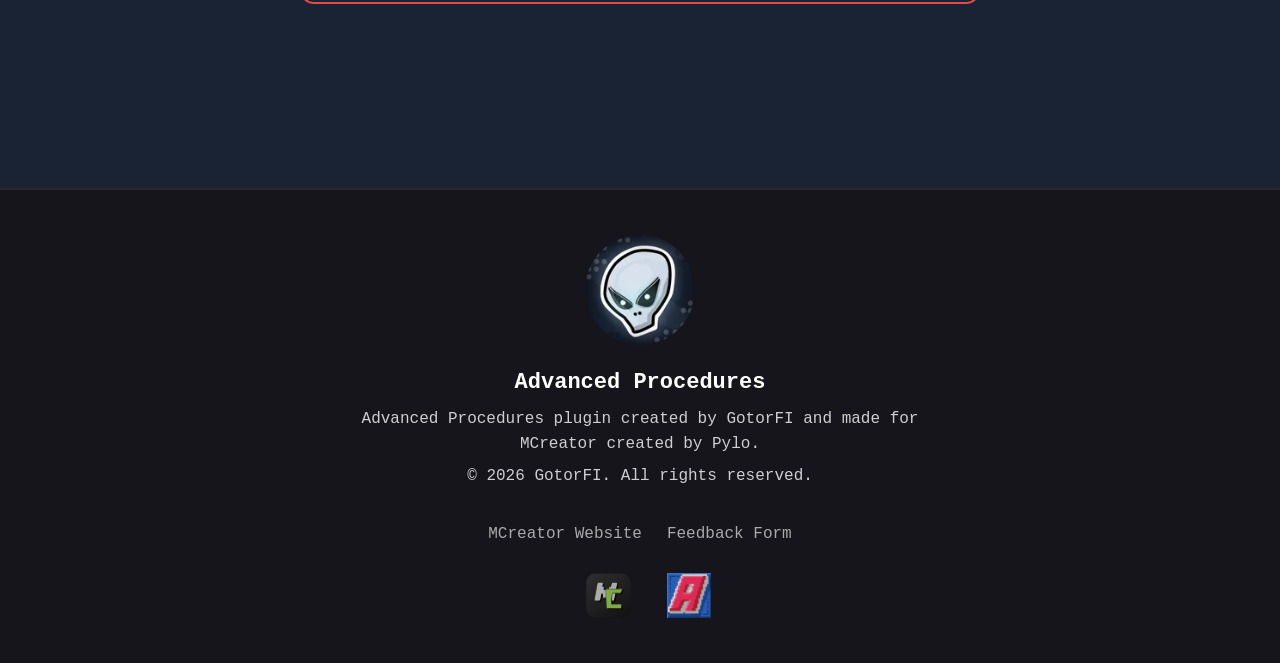
<file: ticket-feedback.html>
<!DOCTYPE html>
<html lang="en">

<head>

<meta charset="UTF-8">
<meta name="viewport" content="width=device-width, initial-scale=1.0">

<title>Ticket Feedback</title>

<link rel="icon" type="image/png" href="IMG/icon.png">

<link rel="stylesheet" href="CSS/variables.css">
<link rel="stylesheet" href="CSS/layout.css">
<link rel="stylesheet" href="CSS/components.css">
<link rel="stylesheet" href="CSS/style.css">
<link rel="stylesheet" href="CSS/responsive.css">

</head>


<body>


<header class="hero">

    <img src="IMG/header.png" alt="Header">

</header>



<nav class="navbar">

    <div class="navbar-logo">
        <a href="index.html">GotorFI</a>
    </div>


    <button class="navbar-toggle">
        ☰
    </button>


    <ul class="navbar-links">

        <li><a href="index.html">Home</a></li>
        <li><a href="block.html">Blocks</a></li>
        <li><a href="entity.html">Entities</a></li>
        <li><a href="component.html">Components</a></li>
        <li><a href="player.html">Players</a></li>
        <li><a href="event.html">Events</a></li>
        <li><a href="math.html">Math</a></li>
        <li><a href="misc.html">Misc</a></li>
        <li><a href="downloads.html">Downloads</a></li>

    </ul>

</nav>



<main>

<section class="section ticket-feedback-section">

    <span class="section-label">
        TICKET FEEDBACK
    </span>


    <h2>How did this ticket go?</h2>


    <p>
        Your feedback helps improve Advanced Procedures and the support experience.
    </p>


    <form id="ticket-feedback-form" class="feedback-form">


        <label>
            Your rating
        </label>


        <div
            id="star-rating"
            class="star-rating"
            role="radiogroup"
            aria-label="Ticket rating"
        >

            <button
                type="button"
                class="rating-star"
                data-rating="1"
                aria-label="1 star"
            >
                ★
            </button>

            <button
                type="button"
                class="rating-star"
                data-rating="2"
                aria-label="2 stars"
            >
                ★
            </button>

            <button
                type="button"
                class="rating-star"
                data-rating="3"
                aria-label="3 stars"
            >
                ★
            </button>

            <button
                type="button"
                class="rating-star"
                data-rating="4"
                aria-label="4 stars"
            >
                ★
            </button>

            <button
                type="button"
                class="rating-star"
                data-rating="5"
                aria-label="5 stars"
            >
                ★
            </button>

        </div>


        <p
            id="rating-status"
            class="rating-status"
        >
            Select a rating
        </p>



        <label for="feedback">
            Your feedback
        </label>


        <textarea
            id="feedback"
            name="feedback"
            maxlength="200"
            rows="5"
            placeholder="Tell me how your ticket went..."
            required
        ></textarea>


        <div class="feedback-character-counter">
            <span id="feedback-counter">0</span>/200
        </div>



        <button
            type="submit"
            class="button-outline"
        >
            Send Feedback
        </button>


        <p id="ticket-feedback-status"></p>


    </form>


</section>

</main>



<footer class="site-footer">


    <div class="footer-avatar">

        <img
            src="IMG/profile.png"
            alt="GotorFI"
        >

    </div>


    <div class="footer-info">

        <h3>
            Advanced Procedures
        </h3>

        <p>
            Advanced Procedures plugin created by GotorFI
            and made for MCreator created by Pylo.
        </p>

        <p>
            © 2026 GotorFI. All rights reserved.
        </p>

    </div>


    <div class="footer-links">

        <a
            href="https://mcreator.net/"
            target="_blank"
            rel="noopener noreferrer"
        >
            MCreator Website
        </a>


        <a href="feedback.html">
            Feedback Form
        </a>

    </div>


    <div class="footer-logos">

        <img
            src="IMG/mcreator.png"
            alt="MCreator"
        >

        <img
            src="IMG/icon.png"
            alt="Advanced Procedures"
        >

    </div>


</footer>



<script src="JS/navbar.js"></script>
<script src="JS/ticket-feedback.js"></script>


</body>

</html>
</file>
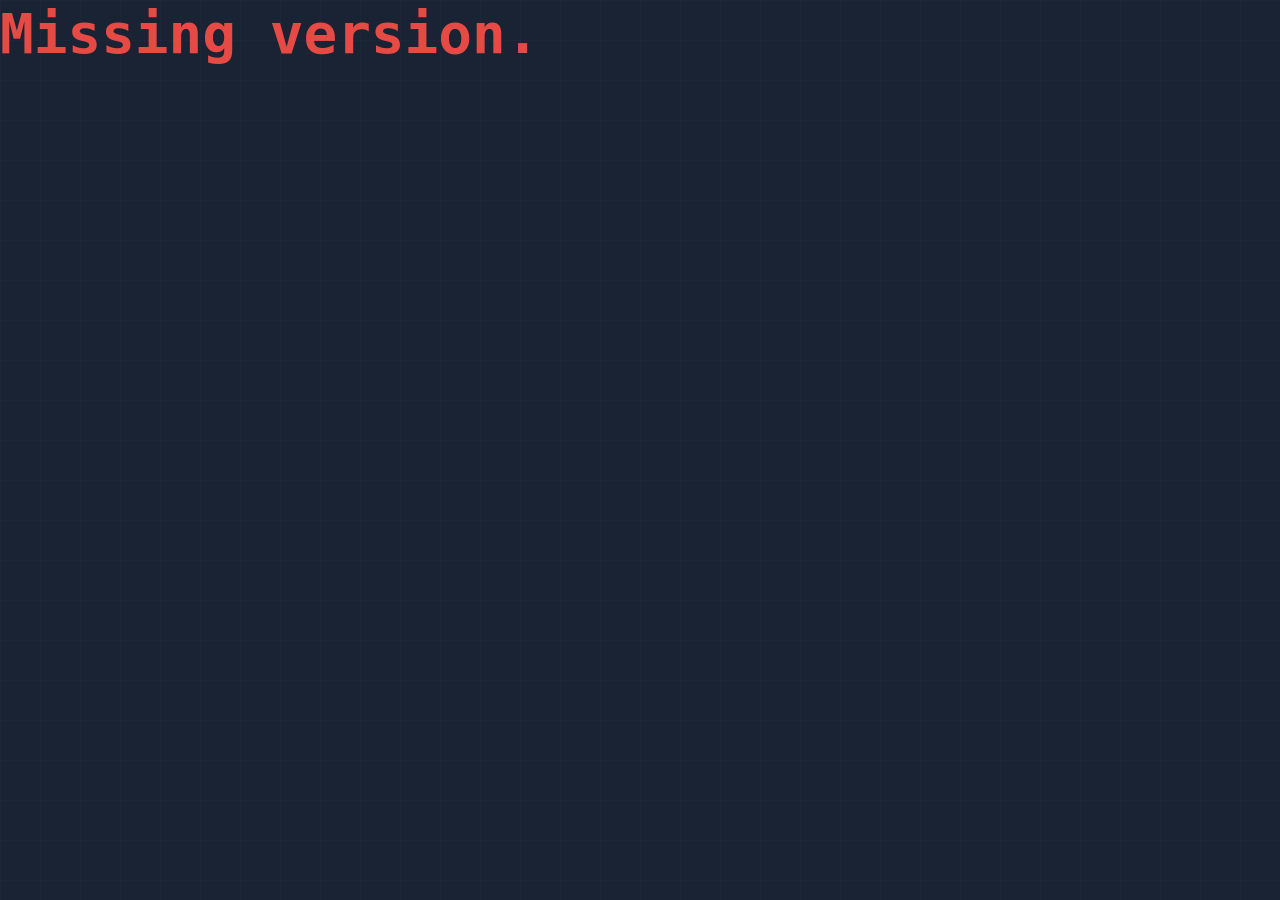
<file: update.html>
<!DOCTYPE html>
<html lang="en">

<head>

    <meta charset="UTF-8">
    <meta name="viewport" content="width=device-width, initial-scale=1.0">

    <title>Update</title>
    <link rel="icon" type="image/png" href="IMG/icon.png">

    <link rel="stylesheet" href="CSS/variables.css">
    <link rel="stylesheet" href="CSS/layout.css">
    <link rel="stylesheet" href="CSS/components.css">
    <link rel="stylesheet" href="CSS/animations.css">
    <link rel="stylesheet" href="CSS/style.css">
    <link rel="stylesheet" href="CSS/responsive.css">

</head>

<body>

<main>

<section class="section">

    <a class="button-outline" href="index.html">
        ← Home
    </a>

    <br><br>

    <div class="update-header">

        <img id="update-image" src="" alt="">

        <div class="update-header-content">

            <span class="section-label">
                UPDATE
            </span>

            <h1 id="update-version"></h1>

            <p class="update-date" id="update-date"></p>

            <p id="update-subtitle"></p>

        </div>

    </div>

    <div class="divider"></div>

    <br><br>

    <div id="update-content"></div>

</section>

<footer class="site-footer">

    <div class="footer-avatar">

        <img src="IMG/profile.png" alt="GotorFI">

    </div>


    <div class="footer-info">

        <h3>Advanced Procedures</h3>

        <p>
            Advanced Procedures plugin created by GotorFI
            and made for MCreator created by Pylo.
        </p>

        <p>
            © 2026 GotorFI. All rights reserved.
        </p>

    </div>


    <div class="footer-links">

        <a href="https://mcreator.net/plugin/123957/release-advanced-procedures-gotorfi" target="_blank">
            MCreator Website
        </a>

        <a href="feedback.html" target="_blank">
            Feedback Form
        </a>

    </div>


    <div class="footer-logos">

        <img src="IMG/mcreator.png" alt="MCreator">

        <img src="IMG/icon.png" alt="Advanced Procedures">

    </div>

</footer>

</main>

<script src="JS/updates.js"></script>

</body>

</html>
</file>
<file: CSS/variables.css>
:root {
    --background: #192333;
    --primary: #e64a45;
    --text: #dfe7eb;
    --info: #7492a1;

    --surface: #223042;
    --surface-light: #2b3b52;
    --surface-dark: #151d2b;

    --border: #31465d;
    --shadow: rgba(0,0,0,.25);

    --success: #46b96a;
    --warning: #f0b94d;
    --danger: #e64a45;

    --radius-small: 8px;
    --radius: 14px;
    --radius-large: 20px;

    --transition-fast: .15s;
    --transition: .3s;
    --transition-slow: .6s;

    --navbar-height: 75px;
    --header-height: 800px;

    --content-width: 1400px;
    --content-padding: 32px;

    --font: "JetBrains Mono", monospace;

    --shadow-small: 0 4px 12px rgba(0,0,0,.18);
    --shadow-medium: 0 10px 30px rgba(0,0,0,.25);
    --shadow-large: 0 20px 60px rgba(0,0,0,.35);

    --z-navbar: 1000;
    --z-menu: 1050;
    --z-overlay: 1100;
}
</file>
<file: CSS/layout.css>
/* Base */

* {
    margin: 0;
    padding: 0;
    box-sizing: border-box;
}

html {
    scroll-behavior: smooth;
}

body {
    background: var(--background);
    color: var(--text);
    font-family: var(--font);
    overflow-x: hidden;
}

/* Main */

main {
    width: 100%;
}

.section {
    width: min(100%, var(--content-width));
    margin: 0 auto;
    padding: 100px var(--content-padding);
}

.section-center {
    display: flex;
    align-items: center;
    justify-content: center;
    gap: 60px;
}

.section-left {
    text-align: left;
}

.section-right {
    text-align: right;
}

.section-content {
    display: flex;
    flex-direction: column;
    gap: 18px;
}

.split {
    display: grid;
    grid-template-columns: repeat(2,1fr);
    gap: 60px;
    align-items: center;
}

.grid-2 {
    display: grid;
    grid-template-columns: repeat(2,1fr);
    gap: 30px;
}

.grid-3 {
    display: grid;
    grid-template-columns: repeat(3,1fr);
    gap: 30px;
}

.grid-4 {
    display: grid;
    grid-template-columns: repeat(4,1fr);
    gap: 30px;
}

/* Header */

.hero {
    position: relative;
    width: 100%;
    height: var(--header-height);
    overflow: hidden;
}

.hero img {
    width: 100%;
    height: 100%;
    object-fit: cover;
}

.hero-overlay {
    position: absolute;
    inset: 0;
    display: flex;
    flex-direction: column;
    justify-content: center;
    align-items: center;
    background: linear-gradient(rgba(0,0,0,.2),rgba(0,0,0,.55));
    text-align: center;
    padding: 30px;
}

/* Navigation */

.navbar {
    position: sticky;
    top: 0;
    width: 100%;
    height: var(--navbar-height);
    display: flex;
    align-items: center;
    justify-content: space-between;
    padding: 0 50px;
    background: rgba(25,35,51,.92);
    backdrop-filter: blur(12px);
    border-bottom: 1px solid var(--border);
    z-index: var(--z-navbar);
}

.navbar-logo a {
    color: var(--primary);
    text-decoration: none;
    font-size: 1.2rem;
    font-weight: 700;
}

.navbar-links {
    display: flex;
    align-items: center;
    gap: 35px;
    list-style: none;
}

.navbar-links a {
    color: var(--text);
    text-decoration: none;
    transition: color var(--transition);
}

.navbar-links a:hover,
.navbar-links a.active {
    color: var(--primary);
}

.navbar-toggle {
    display: none;
}
</file>
<file: CSS/components.css>
/* Typography */

h1,h2,h3,h4,h5,h6 {
    color: var(--primary);
    font-weight: 700;
    line-height: 1.2;
}

h1 {
    font-size: 3.5rem;
}

h2 {
    font-size: 2.4rem;
}

h3 {
    font-size: 1.8rem;
}

p {
    color: var(--text);
    line-height: 1.8;
}

a {
    color: inherit;
}

.section-label {
    color: var(--info);
    font-size: .9rem;
    font-weight: 600;
    letter-spacing: 2px;
    text-transform: uppercase;
}

.subtitle {
    color: var(--info);
}

/* Images */

.profile-image {
    width: 240px;
    height: 240px;
    border-radius: 50%;
    object-fit: cover;
    border: 4px solid var(--primary);
    box-shadow: var(--shadow-medium);
    flex-shrink: 0;
}

/* Cards */

.card {
    display: flex;
    flex-direction: column;
    gap: 18px;
    background: var(--surface);
    border: 1px solid var(--border);
    border-radius: var(--radius);
    padding: 28px;
    transition: transform var(--transition),border-color var(--transition),box-shadow var(--transition);
}

.card:hover {
    transform: translateY(-8px);
    border-color: var(--primary);
    box-shadow: var(--shadow-medium);
}

.card-header {
    display: flex;
    align-items: center;
    justify-content: space-between;
    gap: 20px;
}

.card-title {
    color: var(--primary);
    font-size: 1.25rem;
    font-weight: 700;
}

.card-description {
    color: var(--info);
}

/* Code */

.code-block {
    width: 100%;
    overflow-x: auto;
    background: var(--surface-dark);
    border: 1px solid var(--border);
    border-radius: var(--radius);
    padding: 24px;
    font-family: var(--font);
}

.code-block code {
    color: var(--text);
    white-space: pre;
}

/* Message Boxes */

.info-box,
.success-box,
.warning-box,
.error-box {
    display: flex;
    flex-direction: column;
    gap: 10px;
    border-left: 5px solid;
    border-radius: var(--radius);
    padding: 22px;
}

.info-box {
    background: rgba(116,146,161,.12);
    border-color: var(--info);
}

.success-box {
    background: rgba(70,185,106,.12);
    border-color: var(--success);
}

.warning-box {
    background: rgba(240,185,77,.12);
    border-color: var(--warning);
}

.error-box {
    background: rgba(230,74,69,.12);
    border-color: var(--danger);
}

/* Buttons */

.button,
.button-outline,
.button-danger {
    display: inline-flex;
    align-items: center;
    justify-content: center;
    gap: 10px;
    cursor: pointer;
    border-radius: var(--radius);
    font-family: inherit;
    font-size: .95rem;
    font-weight: 600;
    padding: 12px 24px;
    text-decoration: none;
    transition: background var(--transition),color var(--transition),border-color var(--transition),transform var(--transition);
}

.button {
    background: var(--primary);
    color: white;
    border: none;
}

.button:hover {
    transform: translateY(-2px);
}

.button-outline {
    background: transparent;
    color: var(--primary);
    border: 2px solid var(--primary);
}

.button-outline:hover {
    background: var(--primary);
    color: white;
}

.button-danger {
    background: var(--danger);
    color: white;
    border: none;
}

.button-danger:hover {
    transform: translateY(-2px);
}

/* Lists */

.list {
    display: flex;
    flex-direction: column;
    gap: 12px;
    list-style: none;
}

.list li {
    color: var(--text);
}

/* Dividers */

.divider {
    width: 100%;
    height: 1px;
    background: var(--border);
}

/* Tags */

.tag {
    display: inline-flex;
    align-items: center;
    background: var(--surface-light);
    color: var(--info);
    border-radius: 999px;
    padding: 6px 14px;
    font-size: .8rem;
    font-weight: 600;
}

/* Tables */

.table-wrapper {
    overflow-x: auto;
}

table {
    width: 100%;
    border-collapse: collapse;
}

th,
td {
    padding: 16px;
    text-align: left;
    border-bottom: 1px solid var(--border);
}

th {
    color: var(--primary);
}

tr:hover {
    background: rgba(255,255,255,.03);
}

/* Updates */

.updates-grid {
    display: grid;
    grid-template-columns: repeat(auto-fit,minmax(340px,1fr));
    gap: 30px;
    margin-top: 50px;
}

/* Updates */

.update-card {
    display: flex;
    flex-direction: column;
    overflow: hidden;
    height: 100%;
    background: var(--surface);
    border: 1px solid var(--border);
    border-radius: var(--radius);
    text-decoration: none !important;
    transition:
        transform var(--transition),
        border-color var(--transition),
        box-shadow var(--transition);
}

.update-card:hover {
    transform: translateY(-8px);
    border-color: var(--primary);
    box-shadow: var(--shadow-large);
}

.update-card-link {
    display: flex;
    flex-direction: column;
    flex: 1;
    min-height: 0;
    text-decoration: none !important;
    color: inherit;
}

.update-card-link *,
.update-card-link h3,
.update-card-link p,
.update-card-link span {
    text-decoration: none !important;
}

.update-card img {
    width: 100%;
    height: 205px;
    object-fit: cover;
}

.update-content {
    display: flex;
    flex-direction: column;
    gap: 14px;
    flex: 1;
    padding: 24px;
}

.update-version {
    color: var(--primary);
    font-weight: 700;
    font-size: .9rem;
    text-decoration: none !important;
}

.update-content h3 {
    color: var(--text);
    text-decoration: none !important;
}

.update-content p {
    color: var(--info);
    text-decoration: none !important;

    display: -webkit-box;
    -webkit-box-orient: vertical;
    -webkit-line-clamp: 3;
    overflow: hidden;

    min-height: 4.5em;
    line-height: 1.5;
}

.update-date {
    margin-top: auto;
    color: var(--info);
    font-size: .85rem;
    text-decoration: none !important;
}

.update-header {
    display: flex;
    flex-direction: column;
    align-items: center;
    gap: 20px;
    margin-bottom: 40px;
    text-align: center;
}

.update-header img {
    width: 320px;
    height: 180px;
    object-fit: cover;
    border-radius: var(--radius);
    border: 1px solid var(--border);
    box-shadow: var(--shadow-medium);
}

.update-header-content {
    display: flex;
    flex-direction: column;
    align-items: center;
    gap: 12px;
}


/* Like */

.update-like {
    display: flex;
    justify-content: flex-end;
    align-items: center;

    min-height: 82px;

    padding:
        0 24px 22px;
}


.like-button {

    display: inline-flex;

    align-items: center;
    justify-content: center;

    gap: 10px;

    min-width: 78px;
    min-height: 52px;

    padding: 8px 16px;

    border: 1px solid var(--border);
    border-radius: 999px;

    background: var(--surface);

    color: var(--info);

    font-family: inherit;
    font-size: 1rem;
    font-weight: 700;

    cursor: pointer;

    transition:
        transform .2s ease,
        background .2s ease,
        border-color .2s ease,
        color .2s ease,
        box-shadow .2s ease;

}


.like-button:hover {

    transform:
        translateY(-3px);

    border-color:
        var(--primary);

    color:
        var(--primary);

    box-shadow:
        var(--shadow-medium);

}


.like-button:active {

    transform:
        scale(.92);

}


.like-button:disabled {

    opacity: .6;

    cursor: wait;

}


.like-icon {
    display: flex;
    align-items: center;
    justify-content: center;

    width: 40px;
    height: 40px;

    flex-shrink: 0;
}

.like-icon img {
    display: block;

    width: 40px;
    height: 40px;

    image-rendering: pixelated;
    image-rendering: crisp-edges;

    object-fit: contain;

    transition:
        transform .2s ease;
}

.like-button:hover .like-icon img {
    transform: scale(1.15);
}


.like-button.liked {

    color:
        var(--primary);

    border-color:
        var(--primary);

    background:
        color-mix(
            in srgb,
            var(--primary) 12%,
            var(--surface)
        );

}


.like-count {

    min-width: 22px;

    text-align: center;

    font-size: 1rem;

}


/* Like animation */

.like-pop {

    animation:
        like-pop .4s cubic-bezier(.2,1.6,.4,1);

}


@keyframes like-pop {

    0% {

        transform:
            scale(1);

    }

    35% {

        transform:
            scale(1.65)
            rotate(-8deg);

    }

    55% {

        transform:
            scale(.85)
            rotate(5deg);

    }

    75% {

        transform:
            scale(1.2)
            rotate(-2deg);

    }

    100% {

        transform:
            scale(1)
            rotate(0);

    }

}


/* Floating hearts */

.floating-hearts {

    position: fixed;

    left: 0;
    right: 0;
    bottom: 0;

    width: 100%;
    height: 100vh;

    overflow: hidden;

    pointer-events: none;

    z-index: 9998;

}


.floating-heart {

    position: absolute;

    bottom: -50px;

    display: block;

    object-fit: contain;

    image-rendering: pixelated;

    pointer-events: none;

    animation:
        floating-heart-rise
        linear
        forwards;

}


@keyframes floating-heart-rise {

    0% {

        transform:
            translate3d(
                0,
                0,
                0
            )
            rotate(0deg)
            scale(.7);

    }

    20% {

        transform:
            translate3d(
                calc(var(--heart-drift) * .2),
                -20vh,
                0
            )
            rotate(-8deg)
            scale(2);

    }

    45% {

        transform:
            translate3d(
                calc(var(--heart-drift) * -.15),
                -45vh,
                0
            )
            rotate(8deg)
            scale(3);

    }

    70% {

        transform:
            translate3d(
                calc(var(--heart-drift) * .55),
                -70vh,
                0
            )
            rotate(-6deg)
            scale(1.05);

    }

    100% {

        transform:
            translate3d(
                var(--heart-drift),
                -115vh,
                0
            )
            rotate(10deg)
            scale(.8);

    }

}


/* Like Toast */

.like-toast {

    position: fixed;

    left: 50%;
    bottom: 30px;

    transform:
        translate(-50%, 30px);

    padding:
        14px 22px;

    background:
        var(--surface);

    color:
        var(--text);

    border:
        1px solid var(--primary);

    border-radius:
        var(--radius);

    box-shadow:
        var(--shadow-large);

    font-size:
        .9rem;

    font-weight:
        600;

    opacity:
        0;

    pointer-events:
        none;

    z-index:
        10000;

    transition:
        opacity .3s ease,
        transform .3s ease;

}


.like-toast.show {

    opacity:
        1;

    transform:
        translate(-50%, 0);

}

/* ========================================================= */
/* MCREATOR STYLE PROCEDURE BLOCK */
/* ========================================================= */

.procedure-card {

    --color: var(--block-color);

    position: relative;

    margin-bottom: 20px;

    padding: 18px 22px;
    padding-left: 34px;

    background: var(--color);

    border-radius: 8px;

    overflow: visible;

    transition:
        transform .15s ease,
        filter .15s ease;

    box-shadow:
        inset 0 -4px rgba(0,0,0,.20),
        0 6px 18px rgba(0,0,0,.25);

}

/* Left connector */

.procedure-card::before{

    content:"";

    position:absolute;

    left:-12px;
    top:18px;

    width:22px;
    height:32px;

    background:inherit;

    border-radius:8px 0 0 8px;

}

/* Right socket */

.procedure-card::after{

    content:"";

    position:absolute;

    right:-10px;
    top:18px;

    width:18px;
    height:32px;

    background:#1b1b1b;

    border-radius:0 8px 8px 0;

}

.procedure-card:hover{

    transform:translateY(-2px);

    filter:brightness(1.05);

}

.procedure-header{

    display:flex;

    justify-content:space-between;

    align-items:flex-start;

    gap:15px;

}

.procedure-title{

    color:white;

    font-size:17px;

    font-weight:700;

    line-height:1.45;

    word-break:break-word;

}

.procedure-description{

    margin-top:12px;

    color:rgba(255,255,255,.92);

    line-height:1.6;

    font-size:15px;

}

.procedure-tags{

    display:flex;

    flex-wrap:wrap;

    gap:6px;

}

.procedure-tag{

    padding:4px 10px;

    border-radius:999px;

    background:rgba(0,0,0,.22);

    color:white;

    font-size:11px;

    font-weight:700;

    text-transform:uppercase;

    letter-spacing:.4px;

}

.tag-action{

    background:#2e8b57;

}

.tag-data{

    background:#3d74d8;

}

.tag-suggestion{

    background:#d68b1d;

}

.tag-category{

    background:rgba(255,255,255,.18);

}

/* ========================================================= */
/* HEADER */
/* ========================================================= */

.procedure-header{

    display:flex;

    align-items:center;

    justify-content:space-between;

    gap:15px;

}

.procedure-title{

    font-size:17px;

    font-weight:700;

    line-height:1.45;

    color:white;

    word-break:break-word;

}

/* ========================================================= */
/* TAGS */
/* ========================================================= */

.procedure-tags{

    display:flex;

    gap:8px;

    flex-wrap:wrap;

}

.procedure-tag{

    padding:4px 10px;

    border-radius:999px;

    font-size:11px;

    font-weight:700;

    text-transform:uppercase;

    letter-spacing:.5px;

    color:white;

}

/* ========================================================= */
/* DESCRIPTION */
/* ========================================================= */

.procedure-description{

    color:#d4d4d4;

    line-height:1.65;

    font-size:15px;

}

/* ========================================================= */
/* CATEGORY COLORS */
/* ========================================================= */

.category-block{
    --block-color:#ad9d4b;
}

.category-entity{
    --block-color:#4a57a8;
}

.category-component{
    --block-color:#913d3d;
}

.category-player{
    --block-color:#0f868a;
}

.category-event{
    --block-color:#503885;
}

.category-item{
    --block-color:#8a0f42;
}

.category-math{
    --block-color:#2f496b;
}

.category-variable{
    --block-color:#2d8f54;
}

.category-trigger{
    --block-color:#d4701f;
}

/* ========================================================= */
/* TAG COLORS */
/* ========================================================= */

.tag-action{

    background:#2e8b57;

}

.tag-data{

    background:#4267c7;

}

.tag-suggestion{

    background:#d58520;

}

.tag-category{

    background:rgba(255,255,255,.08);

}

/* ========================================================= */
/* SMALL ANIMATION */
/* ========================================================= */

.procedure-card:hover .procedure-title{

    color:white;

}

/* ========================================================= */
/* MCreator block shape */
/* ========================================================= */

.procedure-main{
    position:relative;
    z-index:2;
}

.procedure-top-notch,
.procedure-bottom-notch{

    position:absolute;

    left:30px;

    width:42px;
    height:10px;

    background:#1b1b1b;

    border-radius:0 0 6px 6px;

    z-index:3;

}

.procedure-top-notch{

    top:-2px;

    border-radius:0 0 6px 6px;

}

.procedure-bottom-notch{

    bottom:-2px;

    border-radius:6px 6px 0 0;

}

.procedure-title-row{

    display:flex;

    align-items:flex-start;

    gap:14px;

}

.procedure-icon{

    width:38px;
    height:38px;

    min-width:38px;

    border-radius:10px;

    background:rgba(255,255,255,.16);

    display:flex;

    align-items:center;

    justify-content:center;

    font-size:20px;

    box-shadow:
        inset 0 1px rgba(255,255,255,.15);

}

/* ========================================= */
/* DOWNLOADS */
/* ========================================= */

.downloads-grid{

    display:grid;

    grid-template-columns:repeat(auto-fit,minmax(320px,1fr));

    gap:25px;

}

.download-card{

    background:#22242b;

    border:2px solid rgba(255,255,255,.08);

    border-radius:18px;

    padding:25px;

    transition:.2s;

}

.download-card:hover{

    transform:translateY(-5px);

    border-color:#6aa8ff;

}

.download-header{

    display:flex;

    justify-content:space-between;

    align-items:center;

    margin-bottom:15px;

}

.download-version{

    font-size:24px;

    font-weight:700;

}

.download-support{

    color:#bbb;

    margin-top:5px;

}

.download-icon{

    font-size:46px;

}

.download-file{

    color:#ddd;

    margin:20px 0;

    word-break:break-all;

}

.download-thanks {

    text-align:center;

    width:100%;

    font-size:18px;

    color:#bdbdbd;

    font-style:italic;

    margin-top:20px;

}

/* ========================================================= */
/* FOOTER */
/* ========================================================= */


.site-footer {

    margin-top:80px;

    padding:45px 20px;

    background:#15151b;

    border-top:2px solid rgba(255,255,255,.08);

    display:flex;

    flex-direction:column;

    align-items:center;

    text-align:center;

    gap:25px;

}


/* Profile image */

.footer-avatar img {

    width:110px;

    height:110px;

    border-radius:50%;

    object-fit:cover;

}


/* Text */

.footer-info h3 {

    margin:0 0 10px;

    color:white;

    font-size:22px;

}


.footer-info p {

    margin:6px 0;

    color:#cfcfcf;

    line-height:1.6;

    max-width:600px;

}


/* Links */

.footer-links {

    display:flex;

    justify-content:center;

    gap:25px;

    flex-wrap:wrap;

}


.footer-links a {

    color:#aaa;

    text-decoration:none;

    transition:.2s;

}


.footer-links a:hover {

    color:white;

}


/* Logos */

.footer-logos {

    display:flex;

    align-items:center;

    justify-content:center;

    gap:18px;

}


.footer-logos img {

    object-fit:contain;

    opacity:.85;

}


.footer-logos img:first-child {

    width:80px;

    height:45px;

}


.footer-logos img:last-child {

    width:45px;

    height:45px;

}

/* ========================================================= */
/* FEEDBACK FORM */
/* ========================================================= */


.feedback-form {

    display:flex;

    flex-direction:column;

    gap:14px;

    max-width:700px;

    margin:auto;

}



.feedback-form label {

    color:white;

    font-weight:700;

    font-size:14px;

    margin-top:10px;

}



.feedback-form input,
.feedback-form select,
.feedback-form textarea {


    width:100%;

    box-sizing:border-box;

    padding:14px 16px;


    background:#1f1f25;

    color:white;


    border:2px solid rgba(255,255,255,.1);

    border-radius:12px;


    font-family:"JetBrains Mono", monospace;

    font-size:14px;


    transition:.2s;

}



.feedback-form textarea {

    min-height:150px;

    resize:vertical;

}



.feedback-form input:focus,
.feedback-form select:focus,
.feedback-form textarea:focus {


    outline:none;

    border-color:#4a57a8;


    box-shadow:

        0 0 15px rgba(74,87,168,.35);

}



.feedback-form select option {

    background:#1f1f25;

    color:white;

}



/* Status message */


#status {


    text-align:center;

    margin-top:25px;

    color:white;

    font-weight:700;

}




/* ========================================================= */
/* EMAIL WARNING MODAL */
/* ========================================================= */

.email-warning-modal {

    position:fixed;

    inset:0;

    z-index:9999;

    display:flex;

    align-items:center;

    justify-content:center;

    padding:25px;

    background:rgba(0,0,0,.75);

    backdrop-filter:blur(6px);

    opacity:0;

    visibility:hidden;

    transition:
        opacity .2s ease,
        visibility .2s ease;

}


.email-warning-modal.active {

    opacity:1;

    visibility:visible;

}


/* ========================================================= */
/* MODAL BOX */
/* ========================================================= */

.email-warning-box {

    width:100%;

    max-width:680px;

    max-height:90vh;

    overflow-y:auto;

    padding:35px;

    border-radius:18px;

    background:#1f1f25;

    border:2px solid rgba(255,255,255,.1);

    box-shadow:
        0 25px 80px rgba(0,0,0,.55);

    text-align:center;

    transform:translateY(15px) scale(.97);

    transition:
        transform .2s ease;

}


.email-warning-modal.active
.email-warning-box {

    transform:translateY(0) scale(1);

}


/* ========================================================= */
/* WARNING IMAGE */
/* ========================================================= */

.email-warning-image {

    display:block;

    width:90px;

    height:90px;

    object-fit:contain;

    margin:0 auto 20px;

}


.email-warning-box h2 {

    margin:0 0 25px;

    color:#e6b84a;

    font-size:28px;

    text-transform:uppercase;

    letter-spacing:1px;

}


/* ========================================================= */
/* TEXT */
/* ========================================================= */

.email-warning-text {

    text-align:left;

}


.email-warning-text p {

    margin:0 0 16px;

    color:#d4d4d4;

    line-height:1.65;

    font-size:15px;

}


.email-warning-question {

    margin:25px 0;

    color:white;

    font-weight:600;

    line-height:1.5;

}


/* ========================================================= */
/* BUTTONS */
/* ========================================================= */

.email-warning-buttons {

    display:flex;

    justify-content:center;

    gap:15px;

    flex-wrap:wrap;

}


.email-warning-buttons button {

    cursor:pointer;

}


/* ========================================================= */
/* PREVENT BACKGROUND SCROLL */
/* ========================================================= */

body.modal-open {

    overflow:hidden;

}


/* ========================================================= */
/* MOBILE */
/* ========================================================= */

@media(max-width:700px){

    .email-warning-modal {

        padding:15px;

    }


    .email-warning-box {

        max-height:92vh;

        padding:25px 20px;

        border-radius:15px;

    }


    .email-warning-image {

        width:70px;

        height:70px;

        margin-bottom:15px;

    }


    .email-warning-box h2 {

        font-size:23px;

    }


    .email-warning-text p {

        font-size:14px;

    }


    .email-warning-buttons {

        flex-direction:column;

    }


    .email-warning-buttons button {

        width:100%;

    }

}


/* ========================================================= */
/* VERSION SELECT */
/* ========================================================= */

.version-selector select {
    width: 100%;
}


.version-selector select option:disabled {
    color: #777;
    background: #303030;
}


.version-option-disabled {
    color: #777 !important;
}



/* ========================================================= */
/* SELECTED VERSIONS */
/* ========================================================= */

.selected-versions {

    display: flex;

    flex-wrap: wrap;

    gap: 10px;

    margin-top: 12px;

}



/* ========================================================= */
/* VERSION BAR */
/* ========================================================= */

.selected-version-tag {

    display: inline-flex;

    align-items: center;

    justify-content: space-between;

    box-sizing: border-box;

    min-height: 38px;

    padding: 6px 8px 6px 14px;

    gap: 12px;

    background: #20232b;

    border: 1px solid rgba(255,255,255,.12);

    border-radius: 8px;

    color: #e8e8e8;

    font-size: 14px;

    line-height: 1;

}



/* ========================================================= */
/* VERSION TEXT */
/* ========================================================= */

.version-tag-text {

    display: flex;

    align-items: center;

    white-space: nowrap;

}



/* ========================================================= */
/* REMOVE BUTTON */
/* ========================================================= */

.version-tag-remove {

    position: relative;

    display: flex;

    align-items: center;

    justify-content: center;

    box-sizing: border-box;

    width: 24px;

    height: 24px;

    min-width: 24px;

    min-height: 24px;

    padding: 0;

    margin: 0;

    border: 2px solid #e64a45;

    border-radius: 50%;

    background: transparent;

    color: transparent;

    cursor: pointer;

    flex-shrink: 0;

    transition:
        background .2s ease,
        transform .2s ease,
        border-color .2s ease;

}



/* ========================================================= */
/* X LINES */
/* ========================================================= */

.version-tag-remove .remove-line {

    position: absolute;

    left: 50%;

    top: 50%;

    width: 11px;

    height: 2px;

    background: #e64a45;

    border-radius: 2px;

    pointer-events: none;

    transform-origin: center;

}


.version-tag-remove .remove-line-one {

    transform:
        translate(-50%, -50%)
        rotate(45deg);

}


.version-tag-remove .remove-line-two {

    transform:
        translate(-50%, -50%)
        rotate(-45deg);

}



/* ========================================================= */
/* REMOVE HOVER */
/* ========================================================= */

.version-tag-remove:hover {

    background: #e64a45;

    border-color: #e64a45;

    transform: scale(1.08);

}


.version-tag-remove:hover .remove-line {

    background: white;

}



/* ========================================================= */
/* REMOVE ACTIVE */
/* ========================================================= */

.version-tag-remove:active {

    transform: scale(.94);

}
</file>
<file: CSS/animations.css>
/* Visibility */

.hidden {
    opacity: 0;
    visibility: hidden;
}

.visible {
    opacity: 1;
    visibility: visible;
}

/* Fade */

.fade-in {
    animation: fadeIn .8s ease forwards;
}

.fade-out {
    animation: fadeOut .8s ease forwards;
}

/* Slide */

.slide-up {
    animation: slideUp .8s ease forwards;
}

.slide-down {
    animation: slideDown .8s ease forwards;
}

.slide-left {
    animation: slideLeft .8s ease forwards;
}

.slide-right {
    animation: slideRight .8s ease forwards;
}

/* Zoom */

.zoom-in {
    animation: zoomIn .6s ease forwards;
}

.zoom-out {
    animation: zoomOut .6s ease forwards;
}

/* Rotate */

.rotate-in {
    animation: rotateIn .8s ease forwards;
}

.rotate-out {
    animation: rotateOut .8s ease forwards;
}

/* Blur */

.blur-in {
    animation: blurIn .8s ease forwards;
}

.blur-out {
    animation: blurOut .8s ease forwards;
}

/* Float */

.float {
    animation: floating 3s ease-in-out infinite;
}

/* Pulse */

.pulse {
    animation: pulse 2s infinite;
}

/* Bounce */

.bounce {
    animation: bounce 1.2s infinite;
}

/* Speeds */

.instant {
    animation-duration: 0s;
}

.fast {
    animation-duration: .3s;
}

.normal {
    animation-duration: .8s;
}

.slow {
    animation-duration: 1.5s;
}

.xslow {
    animation-duration: 2.5s;
}

/* Delays */

.delay-1 {
    animation-delay: .2s;
}

.delay-2 {
    animation-delay: .4s;
}

.delay-3 {
    animation-delay: .6s;
}

.delay-4 {
    animation-delay: .8s;
}

.delay-5 {
    animation-delay: 1s;
}

/* Keyframes */

@keyframes fadeIn {
    from {
        opacity: 0;
    }
    to {
        opacity: 1;
    }
}

@keyframes fadeOut {
    from {
        opacity: 1;
    }
    to {
        opacity: 0;
    }
}

@keyframes slideUp {
    from {
        opacity: 0;
        transform: translateY(60px);
    }
    to {
        opacity: 1;
        transform: translateY(0);
    }
}

@keyframes slideDown {
    from {
        opacity: 0;
        transform: translateY(-60px);
    }
    to {
        opacity: 1;
        transform: translateY(0);
    }
}

@keyframes slideLeft {
    from {
        opacity: 0;
        transform: translateX(-60px);
    }
    to {
        opacity: 1;
        transform: translateX(0);
    }
}

@keyframes slideRight {
    from {
        opacity: 0;
        transform: translateX(60px);
    }
    to {
        opacity: 1;
        transform: translateX(0);
    }
}

@keyframes zoomIn {
    from {
        opacity: 0;
        transform: scale(.8);
    }
    to {
        opacity: 1;
        transform: scale(1);
    }
}

@keyframes zoomOut {
    from {
        opacity: 0;
        transform: scale(1.2);
    }
    to {
        opacity: 1;
        transform: scale(1);
    }
}

@keyframes rotateIn {
    from {
        opacity: 0;
        transform: rotate(-15deg) scale(.9);
    }
    to {
        opacity: 1;
        transform: rotate(0) scale(1);
    }
}

@keyframes rotateOut {
    from {
        opacity: 1;
        transform: rotate(0);
    }
    to {
        opacity: 0;
        transform: rotate(15deg);
    }
}

@keyframes blurIn {
    from {
        opacity: 0;
        filter: blur(12px);
    }
    to {
        opacity: 1;
        filter: blur(0);
    }
}

@keyframes blurOut {
    from {
        opacity: 1;
        filter: blur(0);
    }
    to {
        opacity: 0;
        filter: blur(12px);
    }
}

@keyframes floating {
    0% {
        transform: translateY(0);
    }
    50% {
        transform: translateY(-12px);
    }
    100% {
        transform: translateY(0);
    }
}

@keyframes pulse {
    0% {
        transform: scale(1);
    }
    50% {
        transform: scale(1.04);
    }
    100% {
        transform: scale(1);
    }
}

@keyframes bounce {
    0%,
    100% {
        transform: translateY(0);
    }
    40% {
        transform: translateY(-16px);
    }
    60% {
        transform: translateY(-8px);
    }
}
</file>
<file: CSS/style.css>
/* Selection */

::selection {
    background: var(--primary);
    color: white;
}

/* Scrollbar */

::-webkit-scrollbar {
    width: 12px;
}

::-webkit-scrollbar-track {
    background: var(--surface-dark);
}

::-webkit-scrollbar-thumb {
    background: var(--border);
    border-radius: 999px;
}

::-webkit-scrollbar-thumb:hover {
    background: var(--primary);
}

/* Body */

body {
    background: var(--background);
    color: var(--text);
    font-family: var(--font);
    line-height: 1.7;
}

/* Background */

body::before {
    content: "";
    position: fixed;
    inset: 0;
    background-image:
        linear-gradient(rgba(255,255,255,.015) 1px, transparent 1px),
        linear-gradient(90deg, rgba(255,255,255,.015) 1px, transparent 1px);
    background-size: 40px 40px;
    pointer-events: none;
    z-index: -1;
}

/* Header */

.hero-overlay h1 {
    font-size: clamp(2.5rem,6vw,5rem);
    margin-bottom: 16px;
    text-shadow: 0 0 20px rgba(0,0,0,.45);
}

.hero-overlay p {
    color: var(--info);
    font-size: 1.15rem;
    max-width: 700px;
}

/* Navigation */

.navbar {
    transition: background var(--transition),box-shadow var(--transition);
}

.navbar.scrolled {
    box-shadow: var(--shadow-medium);
}

/* Links */

a {
    transition: color var(--transition);
}

/* Sections */

.section:not(:last-child) {
    border-bottom: 1px solid rgba(255,255,255,.04);
}

/* Images */

img {
    display: block;
    max-width: 100%;
}

/* Forms */

input,
textarea,
select {
    width: 100%;
    background: var(--surface);
    color: var(--text);
    border: 1px solid var(--border);
    border-radius: var(--radius);
    font-family: inherit;
    padding: 14px 16px;
    outline: none;
    transition: border-color var(--transition),box-shadow var(--transition);
}

input:focus,
textarea:focus,
select:focus {
    border-color: var(--primary);
    box-shadow: 0 0 0 3px rgba(230,74,69,.15);
}

/* Code */

pre {
    overflow-x: auto;
}

code {
    font-family: var(--font);
}

/* Utilities */

.text-primary {
    color: var(--primary);
}

.text-info {
    color: var(--info);
}

.text-center {
    text-align: center;
}

.shadow {
    box-shadow: var(--shadow-medium);
}

.rounded {
    border-radius: var(--radius);
}

.full-width {
    width: 100%;
}



.star-rating {
    display: flex;
    gap: 8px;
    margin: 12px 0 4px;
}

.rating-star {
    appearance: none;
    border: none;
    background: transparent;
    padding: 0;
    margin: 0;
    font-size: 42px;
    line-height: 1;
    cursor: pointer;
    color: #4b5563;
    transition: transform 0.15s ease, color 0.15s ease;
}

.rating-star:hover {
    transform: scale(1.12);
    color: #f5c542;
}

.rating-star.active {
    color: #f5c542;
}

.rating-status {
    margin-top: 6px;
    margin-bottom: 20px;
    color: #7492a1;
}

.feedback-character-counter {
    text-align: right;
    margin-top: 6px;
    margin-bottom: 20px;
    color: #7492a1;
    font-size: 13px;
}

.ticket-feedback-section {
    max-width: 760px;
}
</file>
<file: CSS/responsive.css>
/* Large Desktop */

@media (max-width:1600px) {
    .section {
        padding: 90px 40px;
    }

    .grid-4 {
        grid-template-columns: repeat(3,1fr);
    }
}

/* Desktop */

@media (max-width:1200px) {
    .section {
        padding: 80px 32px;
    }

    .section-center,
    .split {
        gap: 40px;
    }

    .grid-4 {
        grid-template-columns: repeat(2,1fr);
    }

    .hero {
        height: 420px;
    }

    h1 {
        font-size: 3rem;
    }

    h2 {
        font-size: 2.2rem;
    }
}

/* Tablet */

@media (max-width:992px) {
    .section-center,
    .split {
        grid-template-columns: 1fr;
        flex-direction: column;
        text-align: center;
    }

    .grid-3 {
        grid-template-columns: repeat(2,1fr);
    }

    .grid-4 {
        grid-template-columns: repeat(2,1fr);
    }

    .navbar {
        padding: 0 24px;
    }

    .navbar-links {
        gap: 24px;
    }

    .profile-image {
        width: 190px;
        height: 190px;
    }

    .hero {
        height: 360px;
    }
}

/* Mobile */

@media (max-width:768px) {
    :root {
        --navbar-height: 70px;
    }

    .navbar {
        padding: 0 20px;
    }

    .navbar-toggle {
        display: flex;
        align-items: center;
        justify-content: center;
        width: 46px;
        height: 46px;
        background: transparent;
        border: none;
        color: var(--text);
        font-size: 1.6rem;
        cursor: pointer;
    }

    .navbar-links {
        position: fixed;
        top: var(--navbar-height);
        left: 0;
        width: 100%;
        background: var(--background);
        border-top: 1px solid var(--border);
        display: flex;
        flex-direction: column;
        align-items: center;
        gap: 0;
        max-height: 0;
        overflow: hidden;
        transition: max-height var(--transition);
    }

    .navbar-links.open {
        max-height: 600px;
    }

    .navbar-links li {
        width: 100%;
    }

    .navbar-links a {
        display: block;
        width: 100%;
        padding: 18px;
        text-align: center;
    }

    .grid-2,
    .grid-3,
    .grid-4 {
        grid-template-columns: 1fr;
    }

    .hero {
        height: 300px;
    }

    .hero-overlay {
        padding: 20px;
    }

    .hero-overlay h1 {
        font-size: 2.4rem;
    }

    .hero-overlay p {
        font-size: 1rem;
    }

    .section {
        padding: 70px 24px;
    }

    .profile-image {
        width: 160px;
        height: 160px;
    }

    h1 {
        font-size: 2.4rem;
    }

    h2 {
        font-size: 2rem;
    }

    h3 {
        font-size: 1.5rem;
    }

    .card {
        padding: 22px;
    }
}

/* Small Mobile */

@media (max-width:480px) {
    .hero {
        height: 240px;
    }

    .section {
        padding: 60px 18px;
    }

    .profile-image {
        width: 130px;
        height: 130px;
    }

    .hero-overlay h1 {
        font-size: 2rem;
    }

    .hero-overlay p {
        font-size: .9rem;
    }

    h2 {
        font-size: 1.8rem;
    }

    p {
        font-size: .95rem;
    }

    .button,
    .button-outline,
    .button-danger {
        width: 100%;
    }
}

.update-header {
    flex-direction: column;
    text-align: center;
}

.update-header img {
    width: 100%;
    max-width: 320px;
    height: auto;
}

@media(max-width:700px){


    .footer-profile {

        flex-direction:column;

        text-align:center;

    }


    .footer-profile img {

        width:80px;

        height:80px;

    }


    .footer-links {

        flex-direction:column;

        gap:12px;

    }


}
</file>
<file: CSS/news.css>
/* ========================================================= */
/* NEWS SECTION */
/* ========================================================= */

.news-section {
    width: 100%;
    max-width: var(--max-width);
    margin: 0 auto;
    padding: 100px 30px;
    box-sizing: border-box;
    overflow: hidden;
}


/* Header */

.news-section-header {
    max-width: 800px;
    margin-bottom: 45px;
    padding-left: 15%
}

.news-section-header h2 {
    margin-bottom: 15px;
}


/* ========================================================= */
/* CAROUSEL */
/* ========================================================= */

.news-carousel {
    position: relative;
    display: flex;
    align-items: center;
    gap: 20px;
    width: 100%;
}


/* Track */

.news-carousel-track {
    display: flex;
    align-items: center;
    justify-content: center;
    gap: 25px;

    width: 100%;

    overflow: hidden;
    padding: 20px 0 35px;
}


/* ========================================================= */
/* NEWS CARD */
/* ========================================================= */

.news-card {
    position: relative;

    flex: 0 0 280px;

    background: var(--surface);
    border: 1px solid var(--border);
    border-radius: var(--radius);

    overflow: hidden;

    cursor: pointer;

    opacity: 0.45;
    transform: scale(0.88);

    transition:
        transform var(--transition),
        opacity var(--transition),
        box-shadow var(--transition);
}


/* Main card */

.news-card.active {
    flex-basis: 650px;

    opacity: 1;
    transform: scale(1);

    box-shadow:
        0 20px 50px rgba(0, 0, 0, .30);

    z-index: 2;
}


/* Hover */

.news-card:hover {
    opacity: 0.75;
    transform: scale(0.92);
}

.news-card.active:hover {
    opacity: 1;
    transform: scale(1.015);
}


/* ========================================================= */
/* IMAGE */
/* ========================================================= */

.news-card-image {
    position: relative;

    width: 100%;
    height: 180px;

    overflow: hidden;
}

.news-card.active .news-card-image {
    height: 300px;
}

.news-card-image img {
    width: 100%;
    height: 100%;

    object-fit: cover;

    display: block;

    transition: transform .4s ease;
}

.news-card:hover .news-card-image img {
    transform: scale(1.04);
}


/* ========================================================= */
/* CONTENT */
/* ========================================================= */

.news-card-content {
    padding: 22px 24px 25px;
}

.news-card-content h3 {
    margin: 5px 0 10px;
}

.news-card-content p {
    margin: 0;

    color: var(--info);

    line-height: 1.7;
}

.news-card-date {
    display: block;

    margin-top: 14px;

    font-size: 0.85rem;
    color: var(--info);
}


/* ========================================================= */
/* NEW BADGE */
/* ========================================================= */

.news-new-badge {
    position: absolute;

    top: 24px;
    left: -45px;

    width: 180px;

    padding: 8px 0;

    text-align: center;

    background: var(--primary);
    color: white;

    font-size: 0.8rem;
    font-weight: 800;

    letter-spacing: 1px;

    transform: rotate(-45deg);

    z-index: 5;

    box-shadow: 0 5px 15px rgba(0, 0, 0, .25);
}


/* ========================================================= */
/* ARROWS */
/* ========================================================= */

.news-arrow {
    flex-shrink: 0;

    width: 50px;
    height: 50px;

    border: 1px solid var(--border);
    border-radius: 50%;

    background: var(--surface);
    color: var(--text);

    font-family: inherit;
    font-size: 1.3rem;

    cursor: pointer;

    transition:
        background var(--transition),
        transform var(--transition),
        border-color var(--transition);
}

.news-arrow:hover {
    background: var(--primary);
    border-color: var(--primary);

    transform: scale(1.08);
}

.news-arrow:disabled {
    opacity: 0.25;
    cursor: default;
    transform: none;
}


/* ========================================================= */
/* NEWS DETAIL */
/* ========================================================= */

.news-detail-header {
    display: flex;
    align-items: center;
    gap: 45px;

    margin-top: 40px;
}


.news-detail-image-wrapper {
    position: relative;

    flex: 1;
    max-width: 600px;

    border-radius: var(--radius);

    overflow: hidden;

    box-shadow:
        0 20px 50px rgba(0, 0, 0, .25);
}


.news-detail-image {
    display: block;

    width: 100%;
    height: auto;

    object-fit: cover;
}


.news-detail-info {
    flex: 1;
}


.news-detail-info h1 {
    margin: 10px 0 15px;
}


.news-detail-date {
    color: var(--info);
    margin-bottom: 20px;
}


.news-detail-subtitle {
    font-size: 1.05rem;
    line-height: 1.8;
}


/* New badge on detail page */

.news-detail-new {
    position: absolute;

    top: 35px;
    left: -50px;

    width: 200px;

    padding: 10px 0;

    text-align: center;

    background: var(--primary);
    color: white;

    font-weight: 800;
    letter-spacing: 1px;

    transform: rotate(-45deg);

    z-index: 5;
}


/* ========================================================= */
/* DETAIL CONTENT */
/* ========================================================= */

.news-detail-content {
    max-width: 900px;

    margin: 70px auto 0;
}


.news-detail-section {
    margin-bottom: 55px;
}


.news-detail-section h2 {
    margin-bottom: 20px;
}


.news-detail-section p {
    line-height: 1.9;

    margin-bottom: 18px;
}


.news-detail-footer {
    max-width: 900px;

    margin: 70px auto 0;

    padding-top: 30px;

    border-top: 1px solid var(--border);

    display: flex;
    align-items: center;
    justify-content: space-between;
    gap: 20px;
}


.news-detail-footer-date {
    color: var(--info);
}


/* ========================================================= */
/* RESPONSIVE */
/* ========================================================= */

@media (max-width: 900px) {

    .news-carousel-track {
        gap: 15px;
    }

    .news-card {
        flex-basis: 220px;
    }

    .news-card.active {
        flex-basis: 500px;
    }

    .news-detail-header {
        flex-direction: column;
        align-items: stretch;
    }

    .news-detail-image-wrapper {
        max-width: none;
    }

}


@media (max-width: 650px) {

    .news-section {
        padding: 70px 20px;
    }

    .news-carousel {
        gap: 8px;
    }

    .news-carousel-track {
        gap: 10px;
    }

    .news-card {
        flex-basis: 150px;
    }

    .news-card.active {
        flex-basis: 300px;
    }

    .news-card-image {
        height: 120px;
    }

    .news-card.active .news-card-image {
        height: 180px;
    }

    .news-card-content {
        padding: 15px;
    }

    .news-card-content h3 {
        font-size: 1rem;
    }

    .news-card-content p {
        font-size: 0.85rem;
    }

    .news-arrow {
        width: 40px;
        height: 40px;
        font-size: 1rem;
    }

    .news-detail-footer {
        flex-direction: column;
        align-items: stretch;
    }

}
</file>
